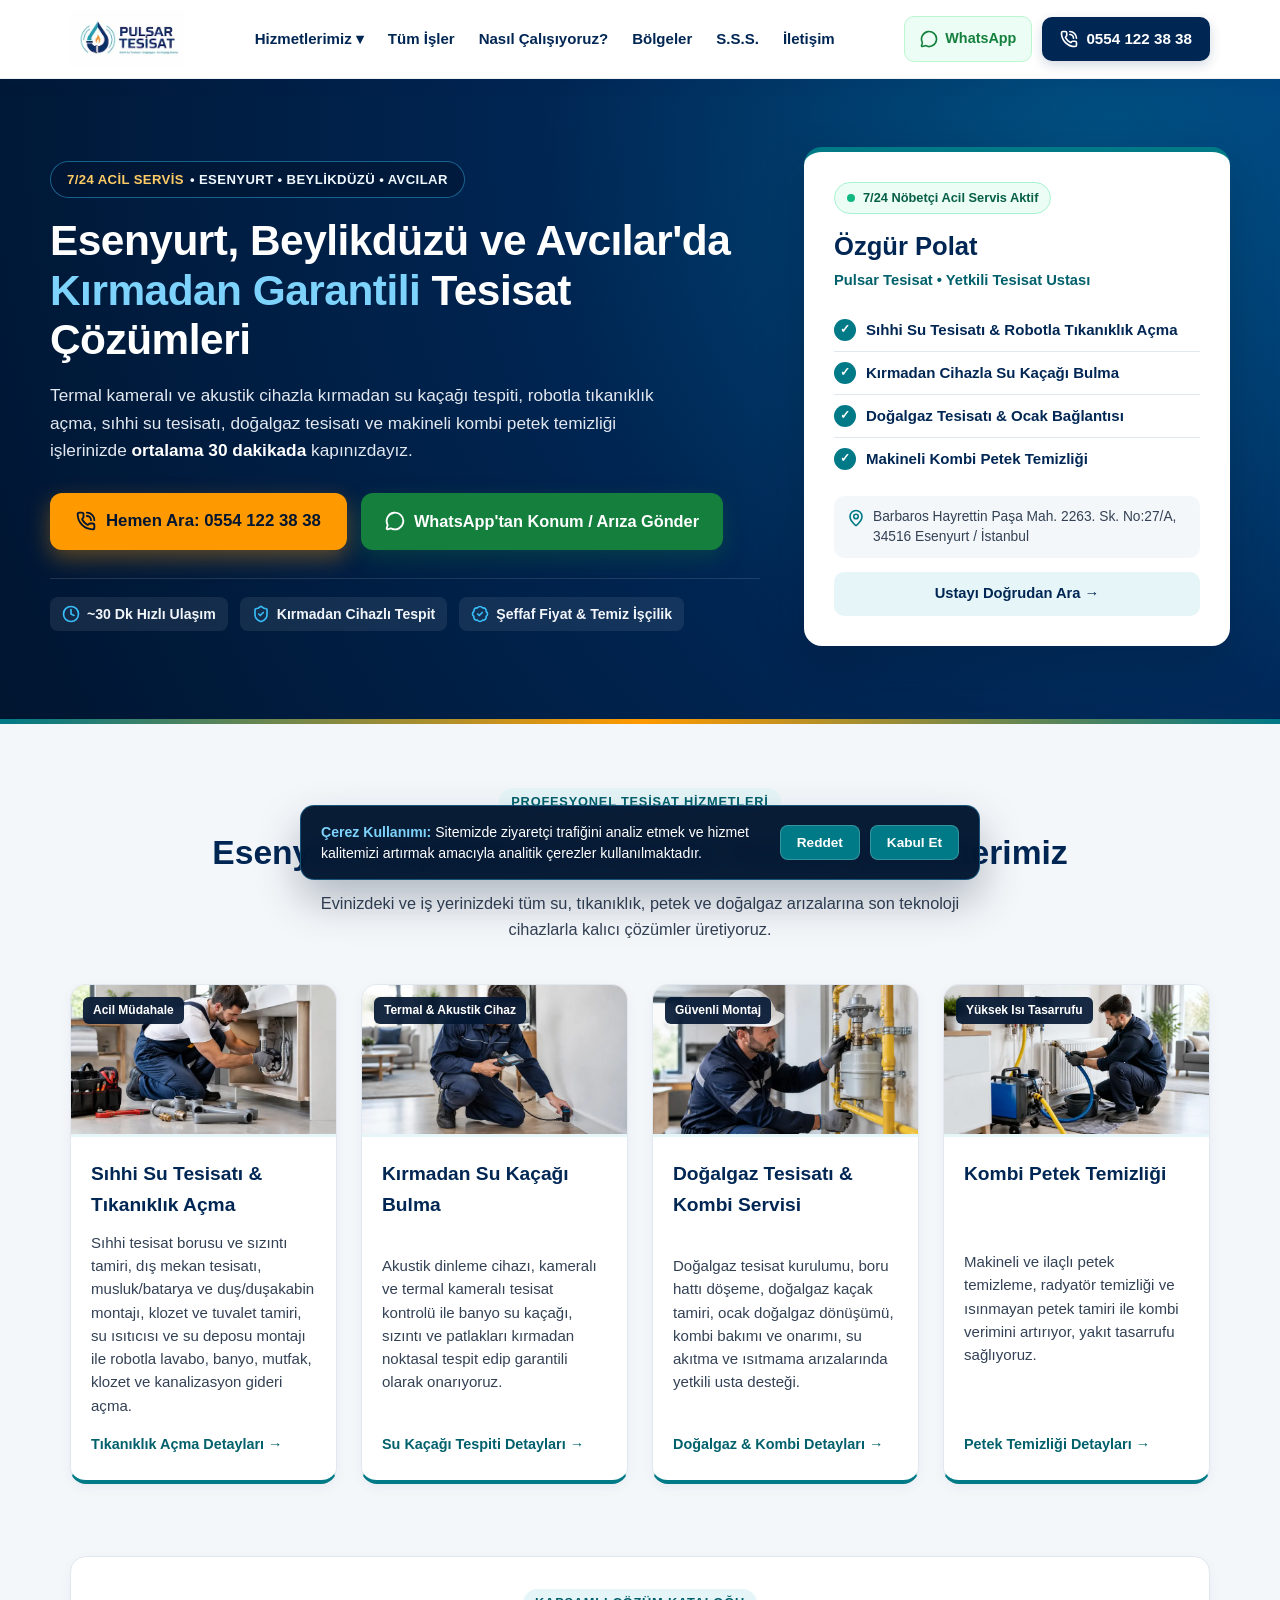
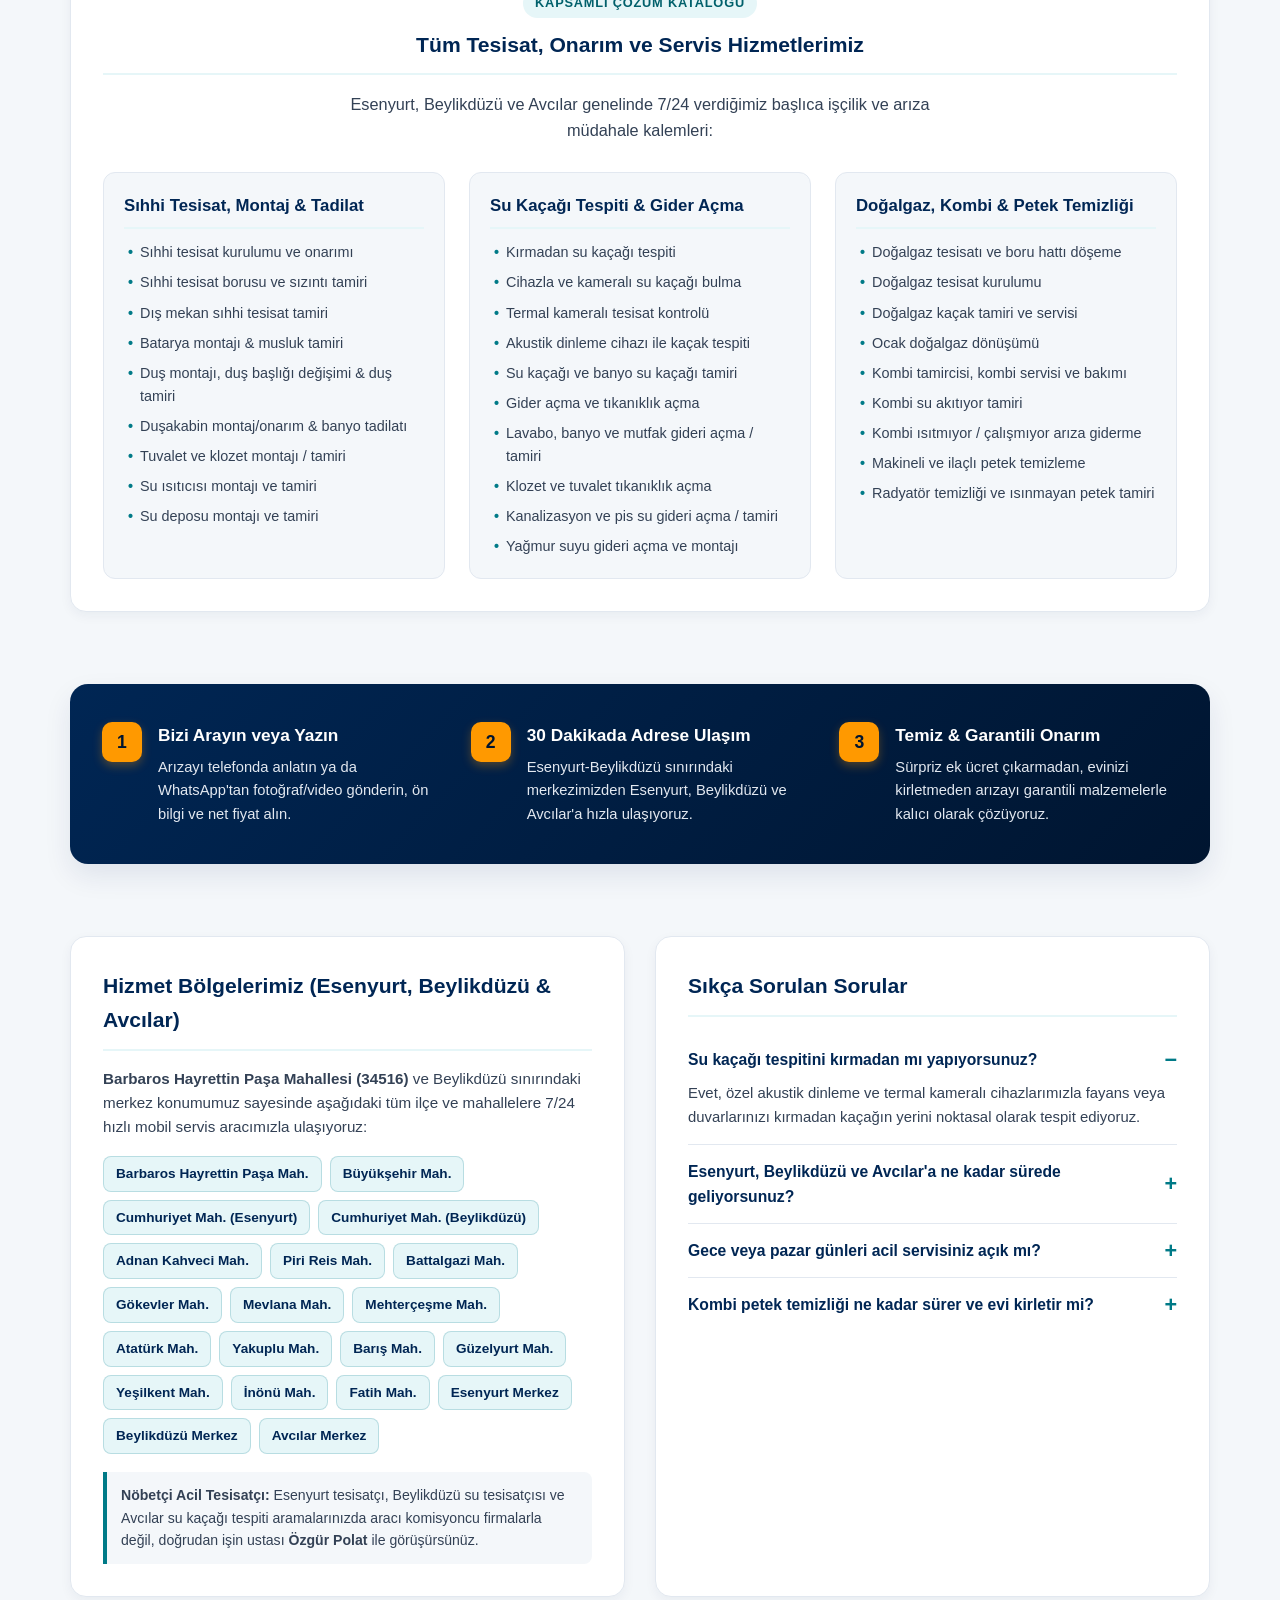
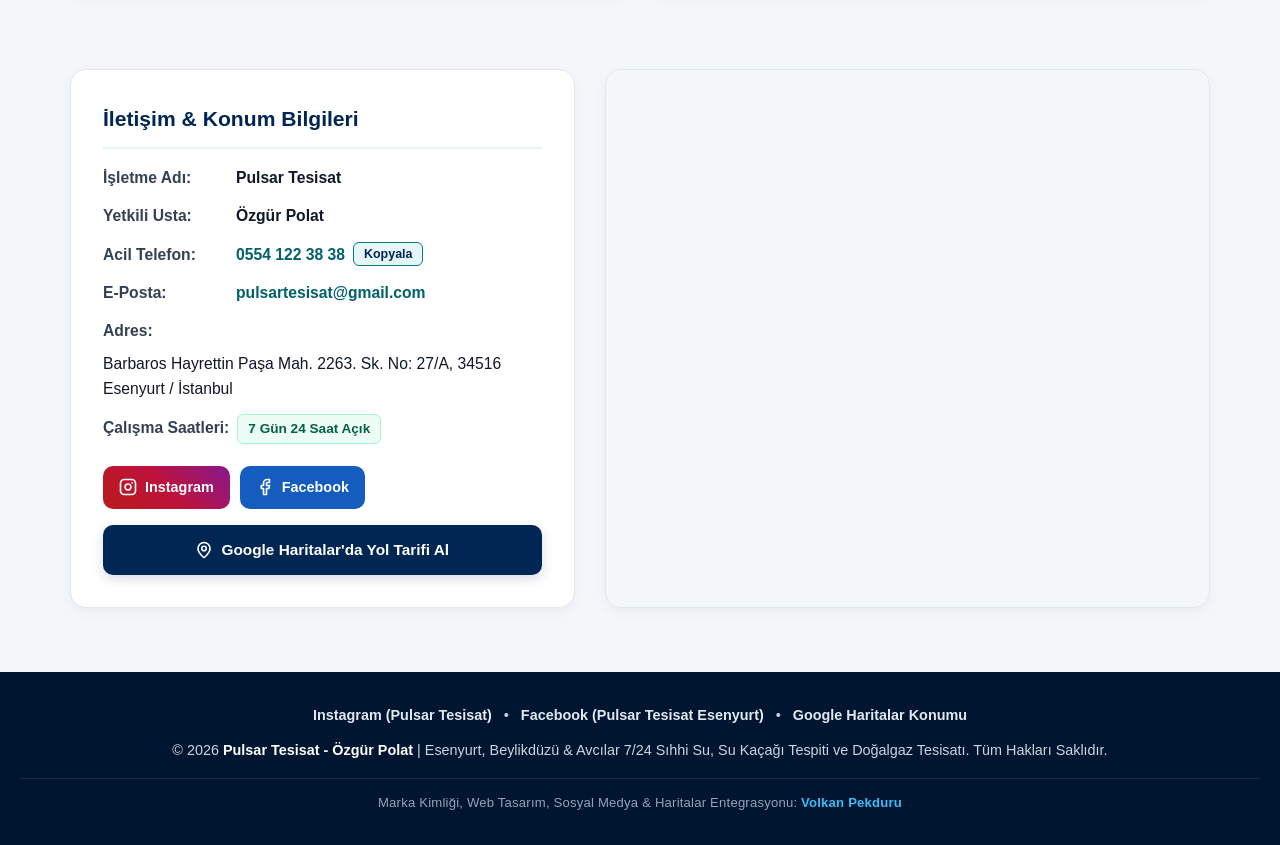
<file: index.html>
<!doctype html>
<html lang="tr">
  <head>
    <!-- KVKK & 100/100 PageSpeed Google Analytics (G-2M4X80LP5Z) -->
    <script>
      window.dataLayer = window.dataLayer || [];
      function gtag() {
        dataLayer.push(arguments);
      }
      (function () {
        var consentState = "denied";
        try {
          if (localStorage.getItem("pulsar_cookie_consent") === "granted") {
            consentState = "granted";
          }
        } catch (e) {}

        gtag("consent", "default", {
          analytics_storage: consentState,
          ad_storage: "denied",
          ad_user_data: "denied",
          ad_personalization: "denied",
        });
        gtag("js", new Date());
        gtag("config", "G-2M4X80LP5Z");

        var gaLoaded = false;
        function loadGA() {
          if (gaLoaded) return;
          gaLoaded = true;
          var s = document.createElement("script");
          s.async = true;
          s.src = "https://googletagmanager.com" + "/gtag/js?id=G-2M4X80LP5Z";
          document.head.appendChild(s);
        }

        ["scroll", "mousemove", "touchstart", "click", "keydown"].forEach(function (evt) {
          window.addEventListener(evt, loadGA, { once: true, passive: true });
        });
        setTimeout(loadGA, 3500);
      })();
    </script>

    <meta charset="UTF-8" />
    <meta name="viewport" content="width=device-width, initial-scale=1.0" />
    <title>Pulsar Tesisat | Esenyurt, Beylikdüzü, Avcılar 7/24 Acil Sıhhi Tesisat, Su Kaçağı & Doğalgaz</title>
    <meta name="description" content="Esenyurt, Beylikdüzü ve Avcılar 7/24 acil tesisatçı Özgür Polat. Kırmadan cihazla su kaçağı bulma, robotla tıkanıklık açma, sıhhi su tesisatı, doğalgaz ve kombi petek temizliği. Hemen arayın: 0554 122 38 38" />
    <meta name="robots" content="index, follow, max-image-preview:large, max-snippet:-1, max-video-preview:-1" />
    <meta name="theme-color" content="#002654" />
    <meta name="geo.region" content="TR-34" />
    <meta name="geo.placename" content="Esenyurt, İstanbul" />
    <meta name="geo.position" content="41.0272691;28.6431282" />
    <meta name="ICBM" content="41.0272691, 28.6431282" />

    <link rel="canonical" href="https://pulsartesisat.com/" />
    <link rel="icon" href="/favicon.ico?v=1" sizes="any" />
    <link rel="icon" type="image/png" sizes="32x32" href="/assets/images/favicon-32x32.png?v=1" />
    <link rel="icon" type="image/png" sizes="192x192" href="/assets/images/android-chrome-192x192.png?v=1" />
    <link rel="apple-touch-icon" sizes="180x180" href="/assets/images/apple-touch-icon.png?v=1" />
    <link rel="manifest" href="/site.webmanifest?v=1" />

    <!-- Open Graph / WhatsApp & Sosyal Medya Önizleme -->
    <meta property="og:type" content="website" />
    <meta property="og:locale" content="tr_TR" />
    <meta property="og:site_name" content="Pulsar Tesisat" />
    <meta property="og:url" content="https://pulsartesisat.com/" />
    <meta property="og:title" content="Pulsar Tesisat | Esenyurt, Beylikdüzü, Avcılar 7/24 Acil Tesisatçı" />
    <meta property="og:description" content="Kırmadan su kaçağı tespiti, robotla tıkanıklık açma, sıhhi tesisat, doğalgaz ve makineli petek temizliği. 30 dakikada acil servis: 0554 122 38 38" />
    <meta property="og:image" content="https://pulsartesisat.com/assets/images/hizmet-kacak.webp" />
    <meta property="og:image:width" content="840" />
    <meta property="og:image:height" content="472" />

    <!-- Twitter Card -->
    <meta name="twitter:card" content="summary_large_image" />
    <meta name="twitter:title" content="Pulsar Tesisat | Esenyurt, Beylikdüzü & Avcılar 7/24 Acil Tesisatçı" />
    <meta name="twitter:description" content="Kırmadan su kaçağı bulma, tıkanıklık açma, sıhhi su tesisatı, doğalgaz ve kombi petek temizliği. Hemen arayın: 0554 122 38 38" />
    <meta name="twitter:image" content="https://pulsartesisat.com/assets/images/hizmet-kacak.webp" />

    <link rel="stylesheet" href="assets/css/style.css" />

    <!-- Yerel İşletme & Tesisatçı SEO Şeması (JSON-LD) -->
    <script type="application/ld+json">
      {
        "@context": "https://schema.org",
        "@type": "Plumber",
        "@id": "https://pulsartesisat.com/#plumber",
        "name": "Pulsar Tesisat",
        "founder": {
          "@type": "Person",
          "name": "Özgür Polat"
        },
        "url": "https://pulsartesisat.com/",
        "logo": {
          "@type": "ImageObject",
          "url": "https://pulsartesisat.com/assets/images/android-chrome-192x192.png",
          "width": 192,
          "height": 192
        },
        "image": [
          "https://pulsartesisat.com/assets/images/logo.webp",
          "https://pulsartesisat.com/assets/images/hizmet-sihhi.webp",
          "https://pulsartesisat.com/assets/images/hizmet-kacak.webp",
          "https://pulsartesisat.com/assets/images/hizmet-dogalgaz.webp",
          "https://pulsartesisat.com/assets/images/hizmet-petek.webp"
        ],
        "description": "Esenyurt, Beylikdüzü ve Avcılar bölgesinde 7/24 acil sıhhi tesisat, kırmadan cihazla su kaçağı tespiti, robotla tıkanıklık açma, doğalgaz tesisatı ve makineli kombi petek temizliği hizmeti.",
        "telephone": "+905541223838",
        "email": "pulsartesisat@gmail.com",
        "priceRange": "₺₺",
        "currenciesAccepted": "TRY",
        "paymentAccepted": "Nakit, Havale/EFT, Kredi Kartı",
        "address": {
          "@type": "PostalAddress",
          "streetAddress": "Barbaros Hayrettin Paşa Mah. 2263. Sk. No: 27/A",
          "addressLocality": "Esenyurt",
          "addressRegion": "İstanbul",
          "postalCode": "34516",
          "addressCountry": "TR"
        },
        "geo": {
          "@type": "GeoCoordinates",
          "latitude": 41.0272691,
          "longitude": 28.6431282
        },
        "hasMap": "https://maps.app.goo.gl/ySVfVjNS8mh7vHLx8",
        "areaServed": [
          { "@type": "City", "name": "Esenyurt, İstanbul" },
          { "@type": "City", "name": "Beylikdüzü, İstanbul" },
          { "@type": "City", "name": "Avcılar, İstanbul" },
          { "@type": "Place", "name": "Barbaros Hayrettin Paşa Mahallesi, Esenyurt" },
          { "@type": "Place", "name": "Büyükşehir Mahallesi, Beylikdüzü" },
          { "@type": "Place", "name": "Cumhuriyet Mahallesi, Beylikdüzü" },
          { "@type": "Place", "name": "Cumhuriyet Mahallesi, Esenyurt" },
          { "@type": "Place", "name": "Adnan Kahveci Mahallesi, Beylikdüzü" },
          { "@type": "Place", "name": "Piri Reis Mahallesi, Esenyurt" },
          { "@type": "Place", "name": "Battalgazi Mahallesi, Esenyurt" },
          { "@type": "Place", "name": "Gökevler Mahallesi, Esenyurt" },
          { "@type": "Place", "name": "Mevlana Mahallesi, Esenyurt" },
          { "@type": "Place", "name": "Mehterçeşme Mahallesi, Esenyurt" },
          { "@type": "Place", "name": "Atatürk Mahallesi, Esenyurt" },
          { "@type": "Place", "name": "Yakuplu Mahallesi, Beylikdüzü" },
          { "@type": "Place", "name": "Barış Mahallesi, Beylikdüzü" },
          { "@type": "Place", "name": "Güzelyurt Mahallesi, Esenyurt" },
          { "@type": "Place", "name": "Yeşilkent Mahallesi, Esenyurt" },
          { "@type": "Place", "name": "İnönü Mahallesi, Esenyurt" },
          { "@type": "Place", "name": "Fatih Mahallesi, Esenyurt" }
        ],
        "hasOfferCatalog": {
          "@type": "OfferCatalog",
          "name": "Sıhhi Tesisat, Kaçak Tespiti, Doğalgaz ve Kombi Petek Hizmetleri",
          "itemListElement": [
            { "@type": "Offer", "itemOffered": { "@type": "Service", "name": "Sıhhi Su Tesisatı Kurulumu ve Onarımı" } },
            { "@type": "Offer", "itemOffered": { "@type": "Service", "name": "Sıhhi Tesisat Borusu ve Sızıntı Tamiri" } },
            { "@type": "Offer", "itemOffered": { "@type": "Service", "name": "Dış Mekan Sıhhi Tesisat Tamiri" } },
            { "@type": "Offer", "itemOffered": { "@type": "Service", "name": "Batarya ve Musluk Montajı / Tamiri" } },
            { "@type": "Offer", "itemOffered": { "@type": "Service", "name": "Duş, Duş Başlığı ve Duşakabin Montajı / Tamiri" } },
            { "@type": "Offer", "itemOffered": { "@type": "Service", "name": "Tuvalet ve Klozet Montajı / Tamiri" } },
            { "@type": "Offer", "itemOffered": { "@type": "Service", "name": "Su Isıtıcısı Montajı ve Tamiri" } },
            { "@type": "Offer", "itemOffered": { "@type": "Service", "name": "Su Deposu Montajı ve Tamiri" } },
            { "@type": "Offer", "itemOffered": { "@type": "Service", "name": "Kırmadan Cihazla Su Kaçağı Tespiti" } },
            { "@type": "Offer", "itemOffered": { "@type": "Service", "name": "Kameralı ve Termal Kameralı Su Kaçağı Tespiti" } },
            { "@type": "Offer", "itemOffered": { "@type": "Service", "name": "Akustik Dinleme Cihazı ile Kaçak Tespiti" } },
            { "@type": "Offer", "itemOffered": { "@type": "Service", "name": "Su Kaçağı ve Banyo Su Kaçağı Tamiri" } },
            { "@type": "Offer", "itemOffered": { "@type": "Service", "name": "Gider Açma ve Tıkanıklık Açma" } },
            { "@type": "Offer", "itemOffered": { "@type": "Service", "name": "Lavabo, Banyo ve Mutfak Gideri Açma / Tamiri" } },
            { "@type": "Offer", "itemOffered": { "@type": "Service", "name": "Klozet ve Tuvalet Tıkanıklık Açma" } },
            { "@type": "Offer", "itemOffered": { "@type": "Service", "name": "Kanalizasyon ve Pis Su Gideri Açma / Tamiri" } },
            { "@type": "Offer", "itemOffered": { "@type": "Service", "name": "Yağmur Suyu Gideri Açma ve Montajı" } },
            { "@type": "Offer", "itemOffered": { "@type": "Service", "name": "Doğalgaz Tesisatı Kurulumu ve Boru Hattı Döşeme" } },
            { "@type": "Offer", "itemOffered": { "@type": "Service", "name": "Doğalgaz Kaçak Tamiri ve Ocak Doğalgaz Dönüşümü" } },
            { "@type": "Offer", "itemOffered": { "@type": "Service", "name": "Kombi Servisi, Tamiri, Bakımı ve Su Akıtma Onarımı" } },
            { "@type": "Offer", "itemOffered": { "@type": "Service", "name": "Makineli ve İlaçlı Petek Temizleme / Radyatör Temizliği" } },
            { "@type": "Offer", "itemOffered": { "@type": "Service", "name": "Isınmayan Petek Tamiri" } },
            { "@type": "Offer", "itemOffered": { "@type": "Service", "name": "Banyo ve Duş Tadilatı" } }
          ]
        },
        "openingHoursSpecification": {
          "@type": "OpeningHoursSpecification",
          "dayOfWeek": ["Monday", "Tuesday", "Wednesday", "Thursday", "Friday", "Saturday", "Sunday"],
          "opens": "00:00",
          "closes": "23:59"
        },
        "sameAs": ["https://www.facebook.com/pulsartesisatesenyurt/", "https://www.instagram.com/pulsartesisat/", "https://maps.app.goo.gl/ySVfVjNS8mh7vHLx8"]
      }
    </script>

    <!-- Sıkça Sorulan Sorular (FAQPage) Yapısal Veri Şeması (JSON-LD) -->
    <script type="application/ld+json">
      {
        "@context": "https://schema.org",
        "@type": "FAQPage",
        "mainEntity": [
          {
            "@type": "Question",
            "name": "Su kaçağı tespitini kırmadan mı yapıyorsunuz?",
            "acceptedAnswer": {
              "@type": "Answer",
              "text": "Evet, özel akustik dinleme ve termal kameralı cihazlarımızla fayans veya duvarlarınızı kırmadan kaçağın yerini noktasal olarak tespit ediyoruz."
            }
          },
          {
            "@type": "Question",
            "name": "Esenyurt, Beylikdüzü ve Avcılar'a ne kadar sürede geliyorsunuz?",
            "acceptedAnswer": {
              "@type": "Answer",
              "text": "Barbaros Hayrettin Paşa Mahallesi ve Beylikdüzü sınırındaki merkezimizden tüm çevre mahallelere ortalama 30 dakika içinde ulaşıyoruz."
            }
          },
          {
            "@type": "Question",
            "name": "Gece veya pazar günleri acil servisiniz açık mı?",
            "acceptedAnswer": {
              "@type": "Answer",
              "text": "Evet, Pulsar Tesisat olarak haftanın 7 günü 24 saat (resmi tatiller ve pazar günleri dahil) kesintisiz acil tesisat servisi sunuyoruz."
            }
          },
          {
            "@type": "Question",
            "name": "Kombi petek temizliği ne kadar sürer ve evi kirletir mi?",
            "acceptedAnswer": {
              "@type": "Answer",
              "text": "İşlem ortalama 45-60 dakika sürer. Makinemiz banyodaki havlupan veya kombi altından kapalı devre bağlandığı için evinizde hiçbir kirlenme olmaz, petekleri tek tek sökmeye gerek kalmaz."
            }
          }
        ]
      }
    </script>
  </head>
  <body>
    <header>
      <div class="nav-container">
        <a href="index.html" class="logo-box" aria-label="Pulsar Tesisat Ana Sayfa">
          <img src="assets/images/logo.webp" alt="Pulsar Tesisat - Esenyurt Beylikdüzü Avcılar Tesisatçı" width="280" height="141" fetchpriority="high" />
        </a>
        <nav class="nav-links" id="navLinks" aria-label="Ana Menü">
          <div class="nav-dropdown">
            <button type="button" class="dropdown-toggle" aria-expanded="false">Hizmetlerimiz ▾</button>
            <div class="dropdown-menu">
              <a href="#hizmetler">Tüm Hizmetler (Özet)</a>
              <a href="su-kacagi-tespiti.html">Kırmadan Su Kaçağı Tespiti</a>
              <a href="tikaniklik-acma.html">Robotla Tıkanıklık Açma</a>
              <a href="petek-temizligi.html">Makineli Kombi Petek Temizliği</a>
              <a href="dogalgaz-kombi-servisi.html">Doğalgaz Tesisatı & Kombi Servisi</a>
            </div>
          </div>
          <a href="#tum-hizmetler">Tüm İşler</a>
          <a href="#nasil-calisiyoruz">Nasıl Çalışıyoruz?</a>
          <a href="#bolgeler">Bölgeler</a>
          <a href="#sss">S.S.S.</a>
          <a href="#iletisim">İletişim</a>
        </nav>
        <div class="header-actions">
          <a href="https://wa.me/905541223838?text=Merhaba%20%C3%96zg%C3%BCr%20Usta%2C%20acil%20tesisat%20deste%C4%9Fi%20i%C3%A7in%20ula%C5%9F%C4%B1yorum." target="_blank" rel="noopener" class="header-wp" aria-label="WhatsApp Hızlı Mesaj">
            <svg class="icon" viewBox="0 0 24 24" aria-hidden="true">
              <path d="M2.992 16.342a2 2 0 0 1 .094 1.167l-1.065 3.29a1 1 0 0 0 1.236 1.168l3.413-.998a2 2 0 0 1 1.099.092 10 10 0 1 0-4.777-4.719" />
            </svg>
            <span>WhatsApp</span>
          </a>
          <a href="tel:+905541223838" class="header-cta" aria-label="0554 122 38 38 Hemen Ara">
            <svg class="icon" viewBox="0 0 24 24" aria-hidden="true">
              <path d="M13 2a9 9 0 0 1 9 9" />
              <path d="M13 6a5 5 0 0 1 5 5" />
              <path d="M13.832 16.568a1 1 0 0 0 1.213-.303l.355-.465A2 2 0 0 1 17 15h3a2 2 0 0 1 2 2v3a2 2 0 0 1-2 2A18 18 0 0 1 2 4a2 2 0 0 1 2-2h3a2 2 0 0 1 2 2v3a2 2 0 0 1-.8 1.6l-.468.351a1 1 0 0 0-.292 1.233 14 14 0 0 0 6.392 6.384" />
            </svg>
            <span>0554 122 38 38</span>
          </a>
          <button type="button" class="mobile-menu-btn" id="mobileMenuBtn" aria-label="Menüyü Aç veya Kapat" aria-expanded="false">☰</button>
        </div>
      </div>
    </header>

    <main>
      <!-- Giriş (Hero) Alanı -->
      <section class="hero">
        <div class="hero-container">
          <div class="hero-content">
            <div class="badge-247">
              <span class="badge-highlight">7/24 ACİL SERVİS</span>
              <span>• ESENYURT • BEYLİKDÜZÜ • AVCILAR</span>
            </div>
            <h1>Esenyurt, Beylikdüzü ve Avcılar'da <span class="text-gradient">Kırmadan Garantili</span> Tesisat Çözümleri</h1>
            <p>Termal kameralı ve akustik cihazla kırmadan su kaçağı tespiti, robotla tıkanıklık açma, sıhhi su tesisatı, doğalgaz tesisatı ve makineli kombi petek temizliği işlerinizde <strong>ortalama 30 dakikada</strong> kapınızdayız.</p>
            <div class="hero-buttons">
              <a href="tel:+905541223838" class="btn-call">
                <svg class="icon icon-md" viewBox="0 0 24 24" aria-hidden="true">
                  <path d="M13 2a9 9 0 0 1 9 9" />
                  <path d="M13 6a5 5 0 0 1 5 5" />
                  <path d="M13.832 16.568a1 1 0 0 0 1.213-.303l.355-.465A2 2 0 0 1 17 15h3a2 2 0 0 1 2 2v3a2 2 0 0 1-2 2A18 18 0 0 1 2 4a2 2 0 0 1 2-2h3a2 2 0 0 1 2 2v3a2 2 0 0 1-.8 1.6l-.468.351a1 1 0 0 0-.292 1.233 14 14 0 0 0 6.392 6.384" />
                </svg>
                Hemen Ara: 0554 122 38 38
              </a>
              <a href="https://wa.me/905541223838?text=Merhaba%20%C3%96zg%C3%BCr%20Usta%2C%20acil%20tesisat%20deste%C4%9Fi%20i%C3%A7in%20ula%C5%9F%C4%B1yorum." target="_blank" rel="noopener" class="btn-wp">
                <svg class="icon icon-md" viewBox="0 0 24 24" aria-hidden="true">
                  <path d="M2.992 16.342a2 2 0 0 1 .094 1.167l-1.065 3.29a1 1 0 0 0 1.236 1.168l3.413-.998a2 2 0 0 1 1.099.092 10 10 0 1 0-4.777-4.719" />
                </svg>
                WhatsApp'tan Konum / Arıza Gönder
              </a>
            </div>

            <div class="hero-trust-strip">
              <div class="trust-pill">
                <svg class="icon icon-teal" viewBox="0 0 24 24" aria-hidden="true">
                  <circle cx="12" cy="12" r="10" />
                  <path d="M12 6v6l4 2" />
                </svg>
                <span>~30 Dk Hızlı Ulaşım</span>
              </div>
              <div class="trust-pill">
                <svg class="icon icon-teal" viewBox="0 0 24 24" aria-hidden="true">
                  <path d="M20 13c0 5-3.5 7.5-7.66 8.95a1 1 0 0 1-.67-.01C7.5 20.5 4 18 4 13V6a1 1 0 0 1 1-1c2 0 4.5-1.2 6.24-2.72a1.17 1.17 0 0 1 1.52 0C14.51 3.81 17 5 19 5a1 1 0 0 1 1 1z" />
                  <path d="m9 12 2 2 4-4" />
                </svg>
                <span>Kırmadan Cihazlı Tespit</span>
              </div>
              <div class="trust-pill">
                <svg class="icon icon-teal" viewBox="0 0 24 24" aria-hidden="true">
                  <path d="M3.85 8.62a4 4 0 0 1 4.78-4.77 4 4 0 0 1 6.74 0 4 4 0 0 1 4.78 4.78 4 4 0 0 1 0 6.74 4 4 0 0 1-4.77 4.78 4 4 0 0 1-6.75 0 4 4 0 0 1-4.78-4.77 4 4 0 0 1 0-6.76Z" />
                  <path d="m9 12 2 2 4-4" />
                </svg>
                <span>Şeffaf Fiyat & Temiz İşçilik</span>
              </div>
            </div>
          </div>

          <aside class="master-card" aria-label="Yetkili Usta Bilgileri">
            <div class="live-status">
              <span class="pulse-dot"></span>
              7/24 Nöbetçi Acil Servis Aktif
            </div>
            <h2>Özgür Polat</h2>
            <span class="master-role">Pulsar Tesisat • Yetkili Tesisat Ustası</span>
            <ul class="check-list">
              <li>Sıhhi Su Tesisatı & Robotla Tıkanıklık Açma</li>
              <li>Kırmadan Cihazla Su Kaçağı Bulma</li>
              <li>Doğalgaz Tesisatı & Ocak Bağlantısı</li>
              <li>Makineli Kombi Petek Temizliği</li>
            </ul>
            <div class="master-address">
              <svg class="icon icon-pin" viewBox="0 0 24 24" aria-hidden="true">
                <path d="M20 10c0 4.993-5.539 10.193-7.399 11.799a1 1 0 0 1-1.202 0C9.539 20.193 4 14.993 4 10a8 8 0 0 1 16 0" />
                <circle cx="12" cy="10" r="3" />
              </svg>
              <span>Barbaros Hayrettin Paşa Mah. 2263. Sk. No:27/A, 34516 Esenyurt / İstanbul</span>
            </div>
            <a href="tel:+905541223838" class="master-card-cta"> Ustayı Doğrudan Ara → </a>
          </aside>
        </div>
      </section>

      <!-- Hizmetlerimiz -->
      <section class="section" id="hizmetler">
        <div class="section-title">
          <span class="section-tag">Profesyonel Tesisat Hizmetleri</span>
          <h2>Esenyurt, Beylikdüzü ve Avcılar Tesisat Çözümlerimiz</h2>
          <p>Evinizdeki ve iş yerinizdeki tüm su, tıkanıklık, petek ve doğalgaz arızalarına son teknoloji cihazlarla kalıcı çözümler üretiyoruz.</p>
        </div>

        <div class="services-grid">
          <article class="service-card">
            <div class="service-img-wrap">
              <span class="service-badge">Acil Müdahale</span>
              <img src="assets/images/hizmet-sihhi.webp" alt="Esenyurt ve Beylikdüzü Sıhhi Su Tesisatı, Musluk Batarya Montajı, Klozet Tamiri ve Tıkanıklık Açma" class="service-img" width="840" height="472" loading="lazy" />
            </div>
            <div class="service-body">
              <h3>Sıhhi Su Tesisatı & Tıkanıklık Açma</h3>
              <p>Sıhhi tesisat borusu ve sızıntı tamiri, dış mekan tesisatı, musluk/batarya ve duş/duşakabin montajı, klozet ve tuvalet tamiri, su ısıtıcısı ve su deposu montajı ile robotla lavabo, banyo, mutfak, klozet ve kanalizasyon gideri açma.</p>
              <a href="tikaniklik-acma.html" class="service-link">Tıkanıklık Açma Detayları →</a>
            </div>
          </article>

          <article class="service-card">
            <div class="service-img-wrap">
              <span class="service-badge">Termal & Akustik Cihaz</span>
              <img src="assets/images/hizmet-kacak.webp" alt="Esenyurt Beylikdüzü Kırmadan Cihazla, Kameralı ve Termal Su Kaçağı Bulma" class="service-img" width="840" height="472" loading="lazy" />
            </div>
            <div class="service-body">
              <h3>Kırmadan Su Kaçağı Bulma</h3>
              <p>Akustik dinleme cihazı, kameralı ve termal kameralı tesisat kontrolü ile banyo su kaçağı, sızıntı ve patlakları kırmadan noktasal tespit edip garantili olarak onarıyoruz.</p>
              <a href="su-kacagi-tespiti.html" class="service-link">Su Kaçağı Tespiti Detayları →</a>
            </div>
          </article>

          <article class="service-card">
            <div class="service-img-wrap">
              <span class="service-badge">Güvenli Montaj</span>
              <img src="assets/images/hizmet-dogalgaz.webp" alt="Esenyurt Doğalgaz Tesisatı, Boru Hattı Döşeme, Ocak Dönüşümü ve Kombi Servisi" class="service-img" width="840" height="472" loading="lazy" />
            </div>
            <div class="service-body">
              <h3>Doğalgaz Tesisatı & Kombi Servisi</h3>
              <p>Doğalgaz tesisat kurulumu, boru hattı döşeme, doğalgaz kaçak tamiri, ocak doğalgaz dönüşümü, kombi bakımı ve onarımı, su akıtma ve ısıtmama arızalarında yetkili usta desteği.</p>
              <a href="dogalgaz-kombi-servisi.html" class="service-link">Doğalgaz &amp; Kombi Detayları →</a>
            </div>
          </article>

          <article class="service-card">
            <div class="service-img-wrap">
              <span class="service-badge">Yüksek Isı Tasarrufu</span>
              <img src="assets/images/hizmet-petek.webp" alt="Beylikdüzü ve Esenyurt Makineli ve İlaçlı Kombi Petek Temizliği" class="service-img" width="840" height="472" loading="lazy" />
            </div>
            <div class="service-body">
              <h3>Kombi Petek Temizliği</h3>
              <p>Makineli ve ilaçlı petek temizleme, radyatör temizliği ve ısınmayan petek tamiri ile kombi verimini artırıyor, yakıt tasarrufu sağlıyoruz.</p>
              <a href="petek-temizligi.html" class="service-link">Petek Temizliği Detayları →</a>
            </div>
          </article>
        </div>
      </section>

      <!-- Detaylı Hizmet Kataloğu (Yerel SEO & Hızlı Erişim) -->
      <section class="section section-tight-top" id="tum-hizmetler">
        <div class="card-panel">
          <div class="section-title catalog-title">
            <span class="section-tag">Kapsamlı Çözüm Kataloğu</span>
            <h2>Tüm Tesisat, Onarım ve Servis Hizmetlerimiz</h2>
            <p>Esenyurt, Beylikdüzü ve Avcılar genelinde 7/24 verdiğimiz başlıca işçilik ve arıza müdahale kalemleri:</p>
          </div>

          <div class="catalog-grid">
            <div class="catalog-group">
              <h3>Sıhhi Tesisat, Montaj & Tadilat</h3>
              <ul class="catalog-list">
                <li>Sıhhi tesisat kurulumu ve onarımı</li>
                <li>Sıhhi tesisat borusu ve sızıntı tamiri</li>
                <li>Dış mekan sıhhi tesisat tamiri</li>
                <li>Batarya montajı & musluk tamiri</li>
                <li>Duş montajı, duş başlığı değişimi & duş tamiri</li>
                <li>Duşakabin montaj/onarım & banyo tadilatı</li>
                <li>Tuvalet ve klozet montajı / tamiri</li>
                <li>Su ısıtıcısı montajı ve tamiri</li>
                <li>Su deposu montajı ve tamiri</li>
              </ul>
            </div>

            <div class="catalog-group">
              <h3>Su Kaçağı Tespiti & Gider Açma</h3>
              <ul class="catalog-list">
                <li>Kırmadan su kaçağı tespiti</li>
                <li>Cihazla ve kameralı su kaçağı bulma</li>
                <li>Termal kameralı tesisat kontrolü</li>
                <li>Akustik dinleme cihazı ile kaçak tespiti</li>
                <li>Su kaçağı ve banyo su kaçağı tamiri</li>
                <li>Gider açma ve tıkanıklık açma</li>
                <li>Lavabo, banyo ve mutfak gideri açma / tamiri</li>
                <li>Klozet ve tuvalet tıkanıklık açma</li>
                <li>Kanalizasyon ve pis su gideri açma / tamiri</li>
                <li>Yağmur suyu gideri açma ve montajı</li>
              </ul>
            </div>

            <div class="catalog-group">
              <h3>Doğalgaz, Kombi & Petek Temizliği</h3>
              <ul class="catalog-list">
                <li>Doğalgaz tesisatı ve boru hattı döşeme</li>
                <li>Doğalgaz tesisat kurulumu</li>
                <li>Doğalgaz kaçak tamiri ve servisi</li>
                <li>Ocak doğalgaz dönüşümü</li>
                <li>Kombi tamircisi, kombi servisi ve bakımı</li>
                <li>Kombi su akıtıyor tamiri</li>
                <li>Kombi ısıtmıyor / çalışmıyor arıza giderme</li>
                <li>Makineli ve ilaçlı petek temizleme</li>
                <li>Radyatör temizliği ve ısınmayan petek tamiri</li>
              </ul>
            </div>
          </div>
        </div>
      </section>

      <!-- Süreç Adımları -->
      <section class="section section-tight-top" id="nasil-calisiyoruz">
        <div class="steps-box">
          <div class="step-item">
            <div class="step-num">1</div>
            <div>
              <h3>Bizi Arayın veya Yazın</h3>
              <p>Arızayı telefonda anlatın ya da WhatsApp'tan fotoğraf/video gönderin, ön bilgi ve net fiyat alın.</p>
            </div>
          </div>
          <div class="step-item">
            <div class="step-num">2</div>
            <div>
              <h3>30 Dakikada Adrese Ulaşım</h3>
              <p>Esenyurt-Beylikdüzü sınırındaki merkezimizden Esenyurt, Beylikdüzü ve Avcılar'a hızla ulaşıyoruz.</p>
            </div>
          </div>
          <div class="step-item">
            <div class="step-num">3</div>
            <div>
              <h3>Temiz & Garantili Onarım</h3>
              <p>Sürpriz ek ücret çıkarmadan, evinizi kirletmeden arızayı garantili malzemelerle kalıcı olarak çözüyoruz.</p>
            </div>
          </div>
        </div>
      </section>

      <!-- Hizmet Bölgeleri & SSS -->
      <section class="section section-tight-top" id="bolgeler">
        <div class="info-grid">
          <div class="card-panel">
            <h2>Hizmet Bölgelerimiz (Esenyurt, Beylikdüzü & Avcılar)</h2>
            <p class="panel-desc"><strong>Barbaros Hayrettin Paşa Mahallesi (34516)</strong> ve Beylikdüzü sınırındaki merkez konumumuz sayesinde aşağıdaki tüm ilçe ve mahallelere 7/24 hızlı mobil servis aracımızla ulaşıyoruz:</p>
            <div class="neighborhood-tags" role="list">
              <span class="tag" role="listitem">Barbaros Hayrettin Paşa Mah.</span>
              <span class="tag" role="listitem">Büyükşehir Mah.</span>
              <span class="tag" role="listitem">Cumhuriyet Mah. (Esenyurt)</span>
              <span class="tag" role="listitem">Cumhuriyet Mah. (Beylikdüzü)</span>
              <span class="tag" role="listitem">Adnan Kahveci Mah.</span>
              <span class="tag" role="listitem">Piri Reis Mah.</span>
              <span class="tag" role="listitem">Battalgazi Mah.</span>
              <span class="tag" role="listitem">Gökevler Mah.</span>
              <span class="tag" role="listitem">Mevlana Mah.</span>
              <span class="tag" role="listitem">Mehterçeşme Mah.</span>
              <span class="tag" role="listitem">Atatürk Mah.</span>
              <span class="tag" role="listitem">Yakuplu Mah.</span>
              <span class="tag" role="listitem">Barış Mah.</span>
              <span class="tag" role="listitem">Güzelyurt Mah.</span>
              <span class="tag" role="listitem">Yeşilkent Mah.</span>
              <span class="tag" role="listitem">İnönü Mah.</span>
              <span class="tag" role="listitem">Fatih Mah.</span>
              <span class="tag" role="listitem">Esenyurt Merkez</span>
              <span class="tag" role="listitem">Beylikdüzü Merkez</span>
              <span class="tag" role="listitem">Avcılar Merkez</span>
            </div>
            <div class="local-seo-note">
              <p><strong>Nöbetçi Acil Tesisatçı:</strong> Esenyurt tesisatçı, Beylikdüzü su tesisatçısı ve Avcılar su kaçağı tespiti aramalarınızda aracı komisyoncu firmalarla değil, doğrudan işin ustası <strong>Özgür Polat</strong> ile görüşürsünüz.</p>
            </div>
          </div>

          <div class="card-panel" id="sss">
            <h2>Sıkça Sorulan Sorular</h2>
            <details open>
              <summary>Su kaçağı tespitini kırmadan mı yapıyorsunuz?</summary>
              <p>Evet, özel akustik dinleme ve termal kameralı cihazlarımızla fayans veya duvarlarınızı kırmadan kaçağın yerini noktasal olarak tespit ediyoruz.</p>
            </details>
            <details>
              <summary>Esenyurt, Beylikdüzü ve Avcılar'a ne kadar sürede geliyorsunuz?</summary>
              <p>Barbaros Hayrettin Paşa Mahallesi ve Beylikdüzü sınırındaki merkezimizden tüm çevre mahallelere ortalama 30 dakika içinde ulaşıyoruz.</p>
            </details>
            <details>
              <summary>Gece veya pazar günleri acil servisiniz açık mı?</summary>
              <p>Evet, Pulsar Tesisat olarak haftanın 7 günü 24 saat (resmi tatiller ve pazar günleri dahil) kesintisiz acil tesisat servisi sunuyoruz.</p>
            </details>
            <details>
              <summary>Kombi petek temizliği ne kadar sürer ve evi kirletir mi?</summary>
              <p>İşlem ortalama 45-60 dakika sürer. Makinemiz banyodaki havlupan veya kombi altından kapalı devre bağlandığı için evinizde hiçbir kirlenme olmaz, petekleri tek tek sökmeye gerek kalmaz.</p>
            </details>
          </div>
        </div>
      </section>

      <!-- İletişim & Harita -->
      <section class="section section-tight-top" id="iletisim">
        <div class="contact-grid">
          <div class="card-panel contact-details">
            <h2>İletişim & Konum Bilgileri</h2>
            <ul class="contact-list">
              <li>
                <span class="contact-label">İşletme Adı:</span>
                <strong>Pulsar Tesisat</strong>
              </li>
              <li>
                <span class="contact-label">Yetkili Usta:</span>
                <strong>Özgür Polat</strong>
              </li>
              <li>
                <span class="contact-label">Acil Telefon:</span>
                <div class="phone-row">
                  <a href="tel:+905541223838" class="phone-link">0554 122 38 38</a>
                  <button type="button" id="copyPhoneBtn" class="copy-btn" aria-label="Kopyala - Telefon Numarası">Kopyala</button>
                </div>
              </li>
              <li>
                <span class="contact-label">E-Posta:</span>
                <a href="mailto:pulsartesisat@gmail.com" class="phone-link">pulsartesisat@gmail.com</a>
              </li>
              <li>
                <span class="contact-label">Adres:</span>
                <span>Barbaros Hayrettin Paşa Mah. 2263. Sk. No: 27/A, 34516 Esenyurt / İstanbul</span>
              </li>
              <li>
                <span class="contact-label">Çalışma Saatleri:</span>
                <span class="open-badge">7 Gün 24 Saat Açık</span>
              </li>
            </ul>

            <div class="social-links">
              <a href="https://www.instagram.com/pulsartesisat" target="_blank" rel="noopener" class="social-btn social-ig">
                <svg class="icon" viewBox="0 0 24 24" aria-hidden="true">
                  <rect width="20" height="20" x="2" y="2" rx="5" ry="5" />
                  <path d="M16 11.37A4 4 0 1 1 12.63 8 4 4 0 0 1 16 11.37z" />
                  <line x1="17.5" x2="17.51" y1="6.5" y2="6.5" />
                </svg>
                Instagram
              </a>
              <a href="https://www.facebook.com/pulsartesisatesenyurt" target="_blank" rel="noopener" class="social-btn social-fb">
                <svg class="icon" viewBox="0 0 24 24" aria-hidden="true">
                  <path d="M18 2h-3a5 5 0 0 0-5 5v3H7v4h3v8h4v-8h3l1-4h-4V7a1 1 0 0 1 1-1h3z" />
                </svg>
                Facebook
              </a>
            </div>

            <div class="map-cta-wrap">
              <a href="https://maps.app.goo.gl/ySVfVjNS8mh7vHLx8" target="_blank" rel="noopener" class="map-direction-btn">
                <svg class="icon" viewBox="0 0 24 24" aria-hidden="true">
                  <path d="M20 10c0 4.993-5.539 10.193-7.399 11.799a1 1 0 0 1-1.202 0C9.539 20.193 4 14.993 4 10a8 8 0 0 1 16 0" />
                  <circle cx="12" cy="10" r="3" />
                </svg>
                Google Haritalar'da Yol Tarifi Al
              </a>
            </div>
          </div>

          <div class="map-container">
            <iframe
              title="Pulsar Tesisat Esenyurt Google Haritalar Konumu"
              src="https://www.google.com/maps/embed?pb=!1m18!1m12!1m3!1d2860.980241913773!2d28.643128199999996!3d41.0272691!2m3!1f0!2f0!3f0!3m2!1i1024!2i768!4f13.1!3m3!1m2!1s0x14b55f3331d007cd%3A0xf8077f07da0fd396!2sPulsar%20Tesisat!5e1!3m2!1str!2str!4v1794951365269!5m2!1str!2str"
              width="600"
              height="450"
              allowfullscreen=""
              loading="lazy"
              referrerpolicy="strict-origin-when-cross-origin"
            ></iframe>
          </div>
        </div>
      </section>
    </main>

    <footer>
      <div class="footer-container">
        <div class="footer-socials">
          <a href="https://www.instagram.com/pulsartesisat" target="_blank" rel="noopener">Instagram (Pulsar Tesisat)</a>
          <span>•</span>
          <a href="https://www.facebook.com/pulsartesisatesenyurt" target="_blank" rel="noopener">Facebook (Pulsar Tesisat Esenyurt)</a>
          <span>•</span>
          <a href="https://maps.app.goo.gl/ySVfVjNS8mh7vHLx8" target="_blank" rel="noopener">Google Haritalar Konumu</a>
        </div>
        <p>© <span id="currentYear">2026</span> <strong>Pulsar Tesisat - Özgür Polat</strong> | Esenyurt, Beylikdüzü & Avcılar 7/24 Sıhhi Su, Su Kaçağı Tespiti ve Doğalgaz Tesisatı. Tüm Hakları Saklıdır.</p>
      </div>
      <div class="agency-signature">
        Marka Kimliği, Web Tasarım, Sosyal Medya &amp; Haritalar Entegrasyonu:
        <a href="https://wa.me/volkanpekduru" target="_blank" rel="noopener">Volkan Pekduru</a>
      </div>
    </footer>

    <!-- Mobil Sabit Arama & WhatsApp Barı -->
    <div class="mobile-sticky-bar" role="region" aria-label="Hızlı İletişim Çubuğu">
      <a href="tel:+905541223838" class="sticky-call">
        <svg class="icon" viewBox="0 0 24 24" aria-hidden="true">
          <path d="M13 2a9 9 0 0 1 9 9" />
          <path d="M13 6a5 5 0 0 1 5 5" />
          <path d="M13.832 16.568a1 1 0 0 0 1.213-.303l.355-.465A2 2 0 0 1 17 15h3a2 2 0 0 1 2 2v3a2 2 0 0 1-2 2A18 18 0 0 1 2 4a2 2 0 0 1 2-2h3a2 2 0 0 1 2 2v3a2 2 0 0 1-.8 1.6l-.468.351a1 1 0 0 0-.292 1.233 14 14 0 0 0 6.392 6.384" />
        </svg>
        Hemen Ara
      </a>
      <a href="https://wa.me/905541223838?text=Merhaba%20%C3%96zg%C3%BCr%20Usta%2C%20acil%20tesisat%20deste%C4%9Fi%20i%C3%A7in%20ula%C5%9F%C4%B1yorum." target="_blank" rel="noopener" class="sticky-wp">
        <svg class="icon" viewBox="0 0 24 24" aria-hidden="true">
          <path d="M2.992 16.342a2 2 0 0 1 .094 1.167l-1.065 3.29a1 1 0 0 0 1.236 1.168l3.413-.998a2 2 0 0 1 1.099.092 10 10 0 1 0-4.777-4.719" />
        </svg>
        WhatsApp'tan Yaz
      </a>
    </div>

    <script src="assets/js/main.js" defer></script>
  </body>
</html>
</file>
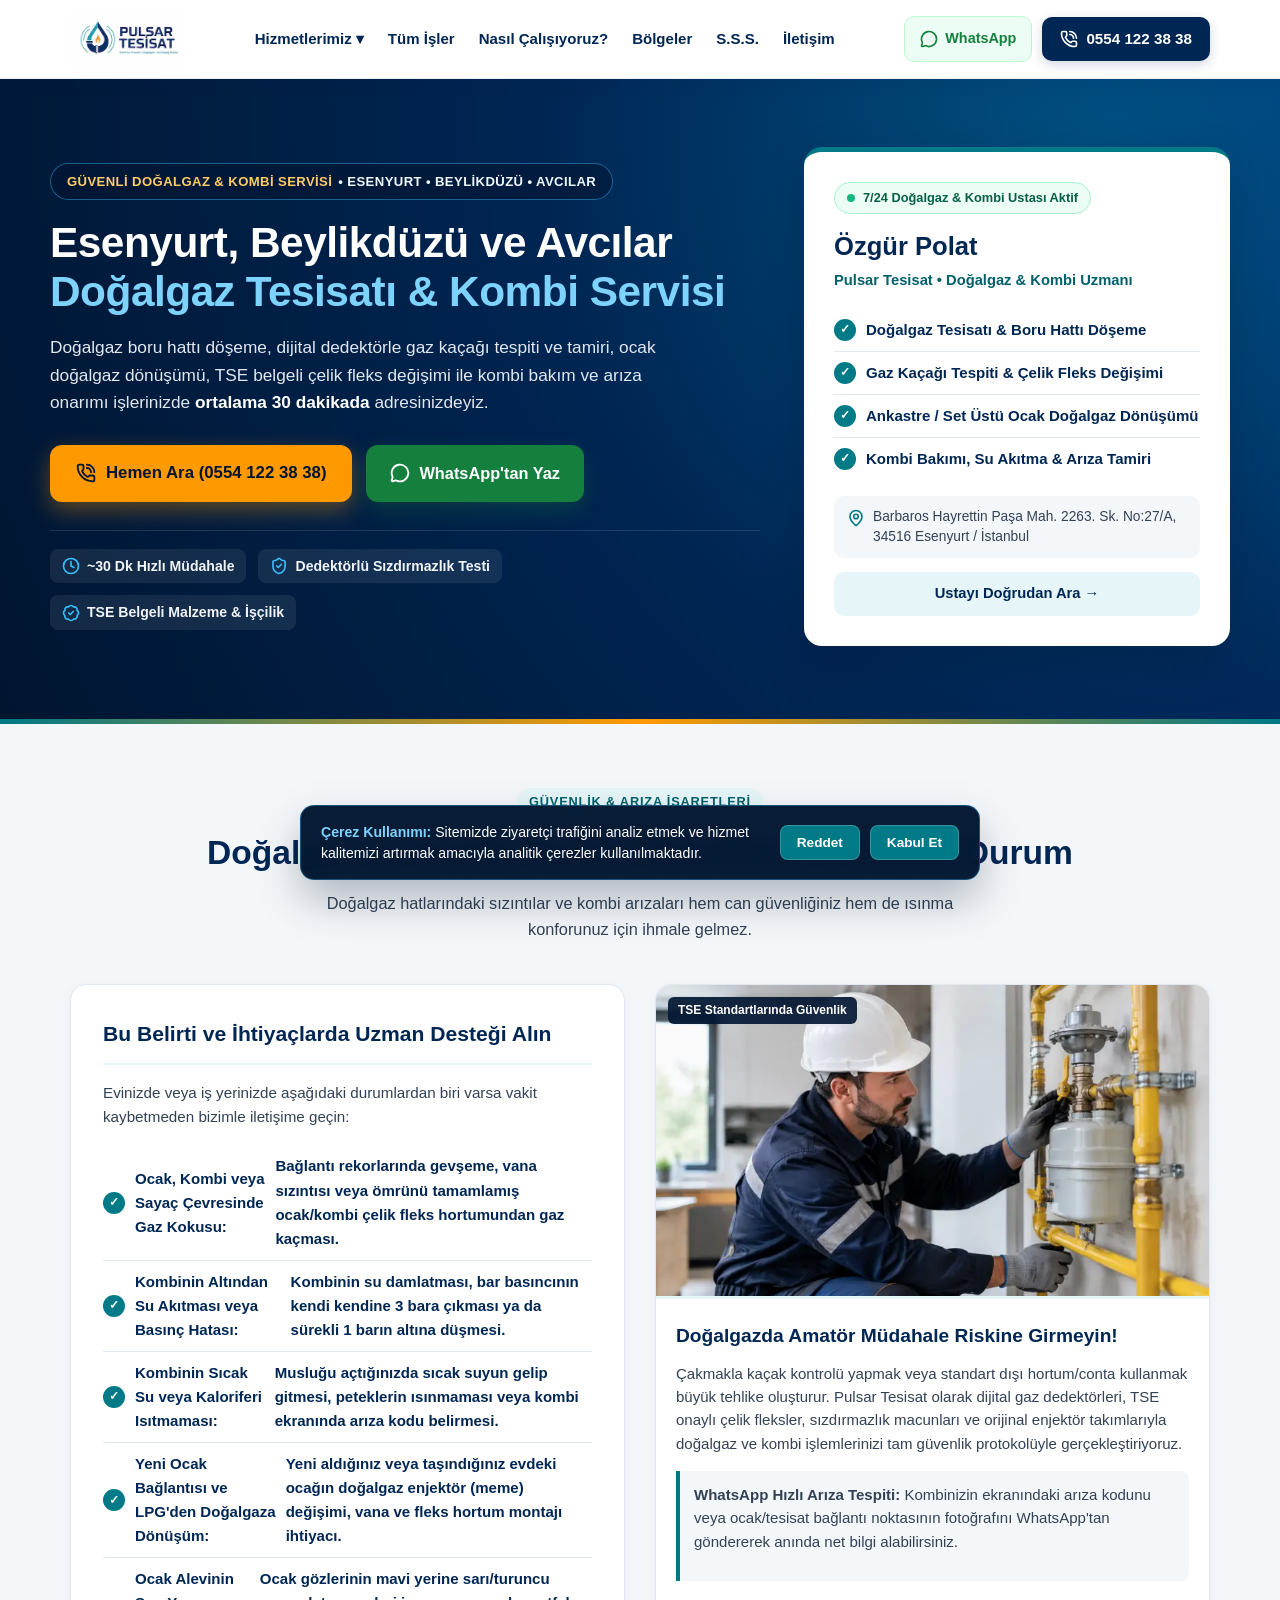
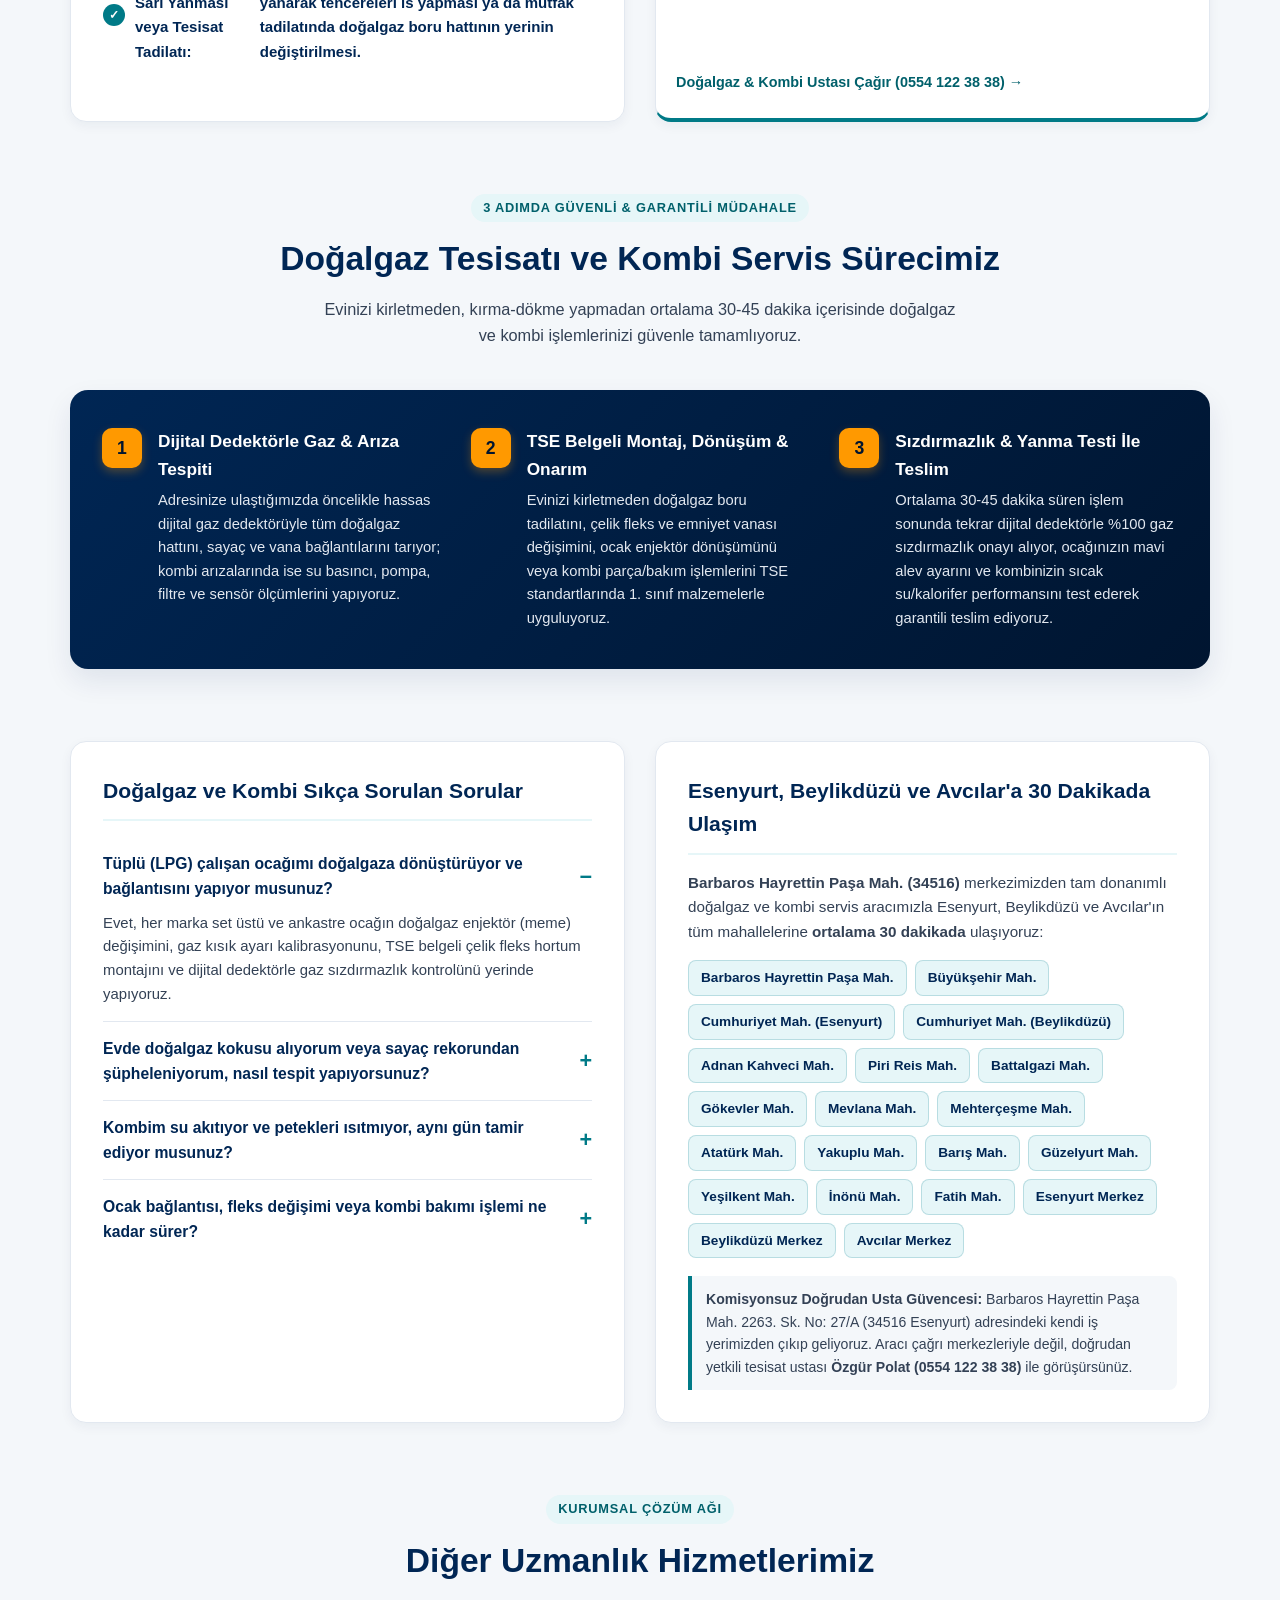
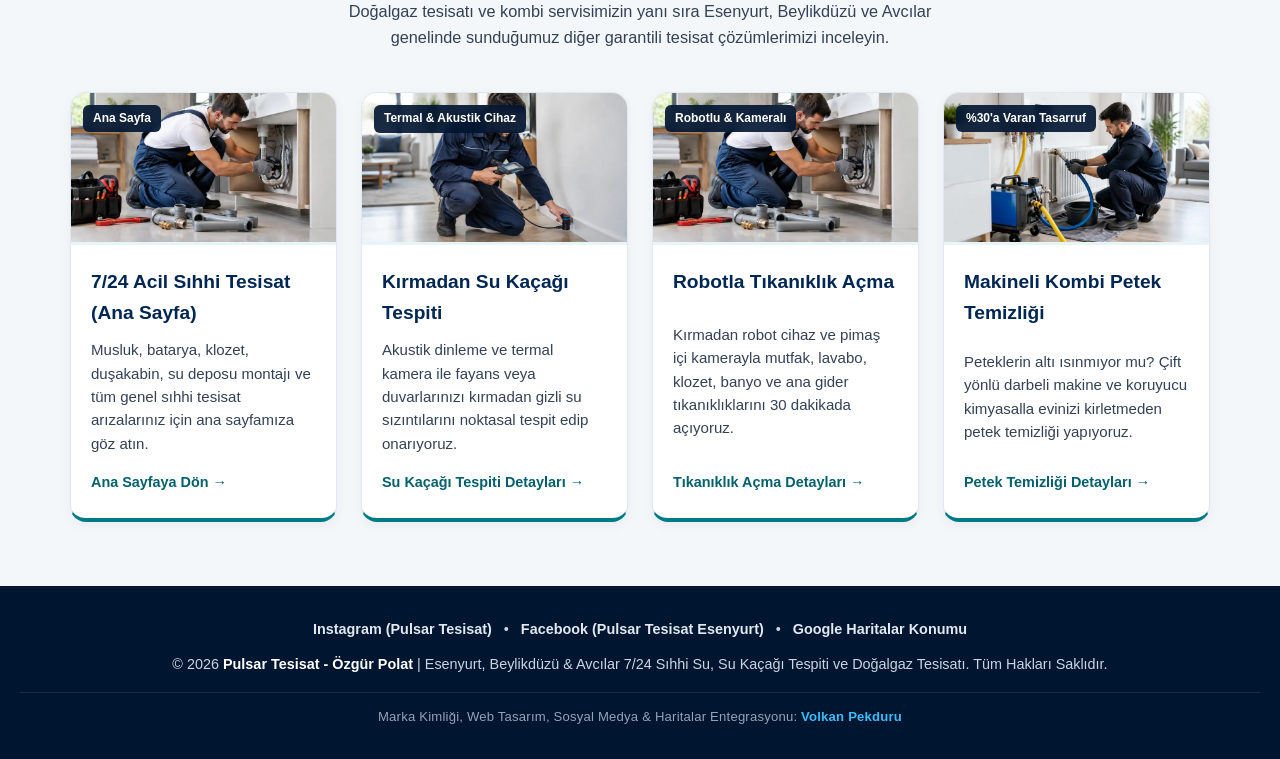
<file: dogalgaz-kombi-servisi.html>
<!doctype html>
<html lang="tr">
  <head>
    <!-- KVKK & 100/100 PageSpeed Google Analytics (G-2M4X80LP5Z) -->
    <script>
      window.dataLayer = window.dataLayer || [];
      function gtag() {
        dataLayer.push(arguments);
      }
      (function () {
        var consentState = "denied";
        try {
          if (localStorage.getItem("pulsar_cookie_consent") === "granted") {
            consentState = "granted";
          }
        } catch (e) {}

        gtag("consent", "default", {
          analytics_storage: consentState,
          ad_storage: "denied",
          ad_user_data: "denied",
          ad_personalization: "denied",
        });
        gtag("js", new Date());
        gtag("config", "G-2M4X80LP5Z");

        var gaLoaded = false;
        function loadGA() {
          if (gaLoaded) return;
          gaLoaded = true;
          var s = document.createElement("script");
          s.async = true;
          s.src = "https://googletagmanager.com" + "/gtag/js?id=G-2M4X80LP5Z";
          document.head.appendChild(s);
        }

        ["scroll", "mousemove", "touchstart", "click", "keydown"].forEach(function (evt) {
          window.addEventListener(evt, loadGA, { once: true, passive: true });
        });
        setTimeout(loadGA, 3500);
      })();
    </script>

    <meta charset="UTF-8" />
    <meta name="viewport" content="width=device-width, initial-scale=1.0" />
    <title>Esenyurt, Beylikdüzü ve Avcılar Doğalgaz Tesisatı & Kombi Servisi | Pulsar Tesisat</title>
    <meta name="description" content="Esenyurt, Beylikdüzü ve Avcılar'da doğalgaz tesisatı, gaz kaçağı tespiti, ocak doğalgaz dönüşümü, fleks hortum değişimi ve kombi bakım/arıza servisi: 0554 122 38 38" />
    <meta name="robots" content="index, follow, max-image-preview:large, max-snippet:-1, max-video-preview:-1" />
    <meta name="theme-color" content="#002654" />
    <meta name="geo.region" content="TR-34" />
    <meta name="geo.placename" content="Esenyurt, İstanbul" />
    <meta name="geo.position" content="41.0272691;28.6431282" />
    <meta name="ICBM" content="41.0272691, 28.6431282" />

    <link rel="canonical" href="https://pulsartesisat.com/dogalgaz-kombi-servisi.html" />
    <link rel="icon" href="/favicon.ico?v=1" sizes="any" />
    <link rel="icon" type="image/png" sizes="32x32" href="/assets/images/favicon-32x32.png?v=1" />
    <link rel="icon" type="image/png" sizes="192x192" href="/assets/images/android-chrome-192x192.png?v=1" />
    <link rel="apple-touch-icon" sizes="180x180" href="/assets/images/apple-touch-icon.png?v=1" />
    <link rel="manifest" href="/site.webmanifest?v=1" />

    <!-- Open Graph / WhatsApp & Sosyal Medya Önizleme -->
    <meta property="og:type" content="website" />
    <meta property="og:locale" content="tr_TR" />
    <meta property="og:site_name" content="Pulsar Tesisat" />
    <meta property="og:url" content="https://pulsartesisat.com/dogalgaz-kombi-servisi.html" />
    <meta property="og:title" content="Esenyurt, Beylikdüzü ve Avcılar Doğalgaz Tesisatı & Kombi Servisi | Pulsar Tesisat" />
    <meta property="og:description" content="Doğalgaz boru hattı döşeme, gaz kaçağı tamiri, ocak doğalgaz dönüşümü ve kombi bakım/onarım servisi. Ortalama 30 dakikada kapınızdayız: 0554 122 38 38" />
    <meta property="og:image" content="https://pulsartesisat.com/assets/images/hizmet-dogalgaz.webp" />
    <meta property="og:image:width" content="840" />
    <meta property="og:image:height" content="472" />

    <!-- Twitter Card -->
    <meta name="twitter:card" content="summary_large_image" />
    <meta name="twitter:title" content="Esenyurt, Beylikdüzü & Avcılar Doğalgaz Tesisatı ve Kombi Servisi" />
    <meta name="twitter:description" content="Doğalgaz tesisatı, ocak dönüşümü, gaz kaçağı onarımı ve kombi bakım servisi. Hemen arayın: 0554 122 38 38" />
    <meta name="twitter:image" content="https://pulsartesisat.com/assets/images/hizmet-dogalgaz.webp" />

    <link rel="stylesheet" href="assets/css/style.css" />

    <!-- 1. Hizmet ve Yerel İşletme (Service + Plumber) Yapısal Veri Şeması (JSON-LD) -->
    <script type="application/ld+json">
      {
        "@context": "https://schema.org",
        "@type": "Service",
        "@id": "https://pulsartesisat.com/dogalgaz-kombi-servisi.html#service",
        "name": "Doğalgaz Tesisatı, Ocak Dönüşümü ve Kombi Bakım/Arıza Servisi",
        "serviceType": "Doğalgaz Tesisatı, Ocak Doğalgaz Dönüşümü ve Kombi Tamir/Bakım Servisi",
        "url": "https://pulsartesisat.com/dogalgaz-kombi-servisi.html",
        "image": "https://pulsartesisat.com/assets/images/hizmet-dogalgaz.webp",
        "description": "Esenyurt, Beylikdüzü ve Avcılar genelinde doğalgaz tesisatı kurulumu, boru hattı tadilatı, dijital dedektörle gaz kaçağı tespiti, ocak doğalgaz dönüşümü, çelik fleks hortum değişimi ve kombi bakım/arıza onarım servisi.",
        "provider": {
          "@type": "Plumber",
          "@id": "https://pulsartesisat.com/#plumber",
          "name": "Pulsar Tesisat",
          "founder": {
            "@type": "Person",
            "name": "Özgür Polat"
          },
          "url": "https://pulsartesisat.com/",
          "logo": {
            "@type": "ImageObject",
            "url": "https://pulsartesisat.com/assets/images/android-chrome-192x192.png",
            "width": 192,
            "height": 192
          },
          "image": "https://pulsartesisat.com/assets/images/hizmet-dogalgaz.webp",
          "telephone": "+905541223838",
          "email": "pulsartesisat@gmail.com",
          "priceRange": "₺₺",
          "address": {
            "@type": "PostalAddress",
            "streetAddress": "Barbaros Hayrettin Paşa Mah. 2263. Sk. No: 27/A",
            "addressLocality": "Esenyurt",
            "addressRegion": "İstanbul",
            "postalCode": "34516",
            "addressCountry": "TR"
          },
          "geo": {
            "@type": "GeoCoordinates",
            "latitude": 41.0272691,
            "longitude": 28.6431282
          },
          "openingHoursSpecification": {
            "@type": "OpeningHoursSpecification",
            "dayOfWeek": ["Monday", "Tuesday", "Wednesday", "Thursday", "Friday", "Saturday", "Sunday"],
            "opens": "00:00",
            "closes": "23:59"
          }
        },
        "areaServed": [
          { "@type": "City", "name": "Esenyurt, İstanbul" },
          { "@type": "City", "name": "Beylikdüzü, İstanbul" },
          { "@type": "City", "name": "Avcılar, İstanbul" },
          { "@type": "Place", "name": "Barbaros Hayrettin Paşa Mahallesi, Esenyurt" },
          { "@type": "Place", "name": "Büyükşehir Mahallesi, Beylikdüzü" },
          { "@type": "Place", "name": "Cumhuriyet Mahallesi, Beylikdüzü" },
          { "@type": "Place", "name": "Cumhuriyet Mahallesi, Esenyurt" },
          { "@type": "Place", "name": "Adnan Kahveci Mahallesi, Beylikdüzü" },
          { "@type": "Place", "name": "Piri Reis Mahallesi, Esenyurt" },
          { "@type": "Place", "name": "Battalgazi Mahallesi, Esenyurt" },
          { "@type": "Place", "name": "Gökevler Mahallesi, Esenyurt" },
          { "@type": "Place", "name": "Mevlana Mahallesi, Esenyurt" },
          { "@type": "Place", "name": "Mehterçeşme Mahallesi, Esenyurt" },
          { "@type": "Place", "name": "Atatürk Mahallesi, Esenyurt" },
          { "@type": "Place", "name": "Yakuplu Mahallesi, Beylikdüzü" },
          { "@type": "Place", "name": "Barış Mahallesi, Beylikdüzü" },
          { "@type": "Place", "name": "Güzelyurt Mahallesi, Esenyurt" },
          { "@type": "Place", "name": "Yeşilkent Mahallesi, Esenyurt" },
          { "@type": "Place", "name": "İnönü Mahallesi, Esenyurt" },
          { "@type": "Place", "name": "Fatih Mahallesi, Esenyurt" }
        ]
      }
    </script>

    <!-- 2. İçerik Haritası (BreadcrumbList) Yapısal Veri Şeması -->
    <script type="application/ld+json">
      {
        "@context": "https://schema.org",
        "@type": "BreadcrumbList",
        "itemListElement": [
          { "@type": "ListItem", "position": 1, "name": "Pulsar Tesisat", "item": "https://pulsartesisat.com/" },
          { "@type": "ListItem", "position": 2, "name": "Doğalgaz Tesisatı & Kombi Servisi", "item": "https://pulsartesisat.com/dogalgaz-kombi-servisi.html" }
        ]
      }
    </script>

    <!-- 3. Sıkça Sorulan Sorular (FAQPage) Yapısal Veri Şeması (JSON-LD) -->
    <script type="application/ld+json">
      {
        "@context": "https://schema.org",
        "@type": "FAQPage",
        "mainEntity": [
          {
            "@type": "Question",
            "name": "Tüplü (LPG) çalışan ocağımı doğalgaza dönüştürüyor ve bağlantısını yapıyor musunuz?",
            "acceptedAnswer": {
              "@type": "Answer",
              "text": "Evet, her marka set üstü ve ankastre ocağın doğalgaz enjektör (meme) değişimini, gaz kısık ayarı kalibrasyonunu, TSE belgeli çelik fleks hortum montajını ve dijital dedektörle gaz sızdırmazlık kontrolünü yerinde yapıyoruz."
            }
          },
          {
            "@type": "Question",
            "name": "Evde doğalgaz kokusu alıyorum veya sayaç rekorundan şüpheleniyorum, nasıl tespit yapıyorsunuz?",
            "acceptedAnswer": {
              "@type": "Answer",
              "text": "Hassas dijital gaz kaçağı dedektörümüzle sayaç bağlantılarını, vana rekorlarını, ocak fleksini ve kombi hattını tarayarak sızıntı noktasını anında belirliyor; aşınmış conta, vana veya fleks hortumu TSE onaylı malzemeyle değiştirip güvenliğinizi sağlıyoruz."
            }
          },
          {
            "@type": "Question",
            "name": "Kombim su akıtıyor ve petekleri ısıtmıyor, aynı gün tamir ediyor musunuz?",
            "acceptedAnswer": {
              "@type": "Answer",
              "text": "Evet, kombinin su akıtma, basınç düşürme, sıcak su vermeme veya petekleri ısıtmama arızalarına aynı gün müdahale ediyoruz. Genleşme tankı basıncı, doldurma musluğu, emniyet ventili, üç yollu vana ve filtre kontrollerini yaparak arızayı yerinde gideriyoruz."
            }
          },
          {
            "@type": "Question",
            "name": "Ocak bağlantısı, fleks değişimi veya kombi bakımı işlemi ne kadar sürer?",
            "acceptedAnswer": {
              "@type": "Answer",
              "text": "Ocak doğalgaz dönüşümü, çelik fleks hortum montajı ve gaz kaçağı onarımı ortalama 20-30 dakika; detaylı kombi bakımı ve arıza onarımı ise ortalama 30-45 dakika içinde tamamlanarak güvenli kullanımınıza sunulur."
            }
          }
        ]
      }
    </script>
  </head>
  <body>
    <header>
      <div class="nav-container">
        <a href="index.html" class="logo-box" aria-label="Pulsar Tesisat Ana Sayfa">
          <img src="assets/images/logo.webp" alt="Pulsar Tesisat - Esenyurt Beylikdüzü Avcılar Tesisatçı" width="280" height="141" fetchpriority="high" />
        </a>
        <nav class="nav-links" id="navLinks" aria-label="Ana Menü">
          <div class="nav-dropdown">
            <button type="button" class="dropdown-toggle" aria-expanded="false">Hizmetlerimiz ▾</button>
            <div class="dropdown-menu">
              <a href="index.html">Ana Sayfa (Tüm Hizmetler)</a>
              <a href="su-kacagi-tespiti.html">Kırmadan Su Kaçağı Tespiti</a>
              <a href="tikaniklik-acma.html">Robotla Tıkanıklık Açma</a>
              <a href="petek-temizligi.html">Makineli Kombi Petek Temizliği</a>
              <a href="dogalgaz-kombi-servisi.html">Doğalgaz Tesisatı & Kombi Servisi</a>
            </div>
          </div>
          <a href="index.html#tum-hizmetler">Tüm İşler</a>
          <a href="index.html#nasil-calisiyoruz">Nasıl Çalışıyoruz?</a>
          <a href="index.html#bolgeler">Bölgeler</a>
          <a href="#sss">S.S.S.</a>
          <a href="index.html#iletisim">İletişim</a>
        </nav>
        <div class="header-actions">
          <a href="https://wa.me/905541223838?text=Merhaba%20%C3%96zg%C3%BCr%20Usta%2C%20do%C4%9Falgaz%20tesisat%C4%B1%20ve%20kombi%20servisi%20i%C3%A7in%20ula%C5%9F%C4%B1yorum." target="_blank" rel="noopener" class="header-wp" aria-label="WhatsApp Hızlı Mesaj">
            <svg class="icon" viewBox="0 0 24 24" aria-hidden="true">
              <path d="M2.992 16.342a2 2 0 0 1 .094 1.167l-1.065 3.29a1 1 0 0 0 1.236 1.168l3.413-.998a2 2 0 0 1 1.099.092 10 10 0 1 0-4.777-4.719" />
            </svg>
            <span>WhatsApp</span>
          </a>
          <a href="tel:+905541223838" class="header-cta" aria-label="0554 122 38 38 Hemen Ara">
            <svg class="icon" viewBox="0 0 24 24" aria-hidden="true">
              <path d="M13 2a9 9 0 0 1 9 9" />
              <path d="M13 6a5 5 0 0 1 5 5" />
              <path d="M13.832 16.568a1 1 0 0 0 1.213-.303l.355-.465A2 2 0 0 1 17 15h3a2 2 0 0 1 2 2v3a2 2 0 0 1-2 2A18 18 0 0 1 2 4a2 2 0 0 1 2-2h3a2 2 0 0 1 2 2v3a2 2 0 0 1-.8 1.6l-.468.351a1 1 0 0 0-.292 1.233 14 14 0 0 0 6.392 6.384" />
            </svg>
            <span>0554 122 38 38</span>
          </a>
          <button type="button" class="mobile-menu-btn" id="mobileMenuBtn" aria-label="Menüyü Aç veya Kapat" aria-expanded="false">☰</button>
        </div>
      </div>
    </header>

    <main>
      <!-- Bölüm 1: Giriş (Hero) Alanı -->
      <section class="hero">
        <div class="hero-container">
          <div class="hero-content">
            <div class="badge-247">
              <span class="badge-highlight">GÜVENLİ DOĞALGAZ &amp; KOMBİ SERVİSİ</span>
              <span>• ESENYURT • BEYLİKDÜZÜ • AVCILAR</span>
            </div>
            <h1>Esenyurt, Beylikdüzü ve Avcılar <span class="text-gradient">Doğalgaz Tesisatı &amp; Kombi Servisi</span></h1>
            <p>Doğalgaz boru hattı döşeme, dijital dedektörle gaz kaçağı tespiti ve tamiri, ocak doğalgaz dönüşümü, TSE belgeli çelik fleks değişimi ile kombi bakım ve arıza onarımı işlerinizde <strong>ortalama 30 dakikada</strong> adresinizdeyiz.</p>
            <div class="hero-buttons">
              <a href="tel:+905541223838" class="btn-call">
                <svg class="icon icon-md" viewBox="0 0 24 24" aria-hidden="true">
                  <path d="M13 2a9 9 0 0 1 9 9" />
                  <path d="M13 6a5 5 0 0 1 5 5" />
                  <path d="M13.832 16.568a1 1 0 0 0 1.213-.303l.355-.465A2 2 0 0 1 17 15h3a2 2 0 0 1 2 2v3a2 2 0 0 1-2 2A18 18 0 0 1 2 4a2 2 0 0 1 2-2h3a2 2 0 0 1 2 2v3a2 2 0 0 1-.8 1.6l-.468.351a1 1 0 0 0-.292 1.233 14 14 0 0 0 6.392 6.384" />
                </svg>
                Hemen Ara (0554 122 38 38)
              </a>
              <a href="https://wa.me/905541223838?text=Merhaba%20%C3%96zg%C3%BCr%20Usta%2C%20do%C4%9Falgaz%20tesisat%C4%B1%20ve%20kombi%20servisi%20i%C3%A7in%20ula%C5%9F%C4%B1yorum." target="_blank" rel="noopener" class="btn-wp">
                <svg class="icon icon-md" viewBox="0 0 24 24" aria-hidden="true">
                  <path d="M2.992 16.342a2 2 0 0 1 .094 1.167l-1.065 3.29a1 1 0 0 0 1.236 1.168l3.413-.998a2 2 0 0 1 1.099.092 10 10 0 1 0-4.777-4.719" />
                </svg>
                WhatsApp'tan Yaz
              </a>
            </div>

            <div class="hero-trust-strip">
              <div class="trust-pill">
                <svg class="icon icon-teal" viewBox="0 0 24 24" aria-hidden="true">
                  <circle cx="12" cy="12" r="10" />
                  <path d="M12 6v6l4 2" />
                </svg>
                <span>~30 Dk Hızlı Müdahale</span>
              </div>
              <div class="trust-pill">
                <svg class="icon icon-teal" viewBox="0 0 24 24" aria-hidden="true">
                  <path d="M20 13c0 5-3.5 7.5-7.66 8.95a1 1 0 0 1-.67-.01C7.5 20.5 4 18 4 13V6a1 1 0 0 1 1-1c2 0 4.5-1.2 6.24-2.72a1.17 1.17 0 0 1 1.52 0C14.51 3.81 17 5 19 5a1 1 0 0 1 1 1z" />
                  <path d="m9 12 2 2 4-4" />
                </svg>
                <span>Dedektörlü Sızdırmazlık Testi</span>
              </div>
              <div class="trust-pill">
                <svg class="icon icon-teal" viewBox="0 0 24 24" aria-hidden="true">
                  <path d="M3.85 8.62a4 4 0 0 1 4.78-4.77 4 4 0 0 1 6.74 0 4 4 0 0 1 4.78 4.78 4 4 0 0 1 0 6.74 4 4 0 0 1-4.77 4.78 4 4 0 0 1-6.75 0 4 4 0 0 1-4.78-4.77 4 4 0 0 1 0-6.76Z" />
                  <path d="m9 12 2 2 4-4" />
                </svg>
                <span>TSE Belgeli Malzeme &amp; İşçilik</span>
              </div>
            </div>
          </div>

          <aside class="master-card" aria-label="Yetkili Usta Bilgileri">
            <div class="live-status">
              <span class="pulse-dot"></span>
              7/24 Doğalgaz &amp; Kombi Ustası Aktif
            </div>
            <h2>Özgür Polat</h2>
            <span class="master-role">Pulsar Tesisat • Doğalgaz &amp; Kombi Uzmanı</span>
            <ul class="check-list">
              <li>Doğalgaz Tesisatı &amp; Boru Hattı Döşeme</li>
              <li>Gaz Kaçağı Tespiti &amp; Çelik Fleks Değişimi</li>
              <li>Ankastre / Set Üstü Ocak Doğalgaz Dönüşümü</li>
              <li>Kombi Bakımı, Su Akıtma &amp; Arıza Tamiri</li>
            </ul>
            <div class="master-address">
              <svg class="icon icon-pin" viewBox="0 0 24 24" aria-hidden="true">
                <path d="M20 10c0 4.993-5.539 10.193-7.399 11.799a1 1 0 0 1-1.202 0C9.539 20.193 4 14.993 4 10a8 8 0 0 1 16 0" />
                <circle cx="12" cy="10" r="3" />
              </svg>
              <span>Barbaros Hayrettin Paşa Mah. 2263. Sk. No:27/A, 34516 Esenyurt / İstanbul</span>
            </div>
            <a href="tel:+905541223838" class="master-card-cta"> Ustayı Doğrudan Ara → </a>
          </aside>
        </div>
      </section>

      <!-- Bölüm 2: Sorun Belirtileri -->
      <section class="section" id="belirtiler">
        <div class="section-title">
          <span class="section-tag">Güvenlik &amp; Arıza İşaretleri</span>
          <h2>Doğalgaz ve Kombi Servisi Gerektiren 5 Somut Durum</h2>
          <p>Doğalgaz hatlarındaki sızıntılar ve kombi arızaları hem can güvenliğiniz hem de ısınma konforunuz için ihmale gelmez.</p>
        </div>

        <div class="info-grid">
          <div class="card-panel">
            <h2>Bu Belirti ve İhtiyaçlarda Uzman Desteği Alın</h2>
            <p class="panel-desc">Evinizde veya iş yerinizde aşağıdaki durumlardan biri varsa vakit kaybetmeden bizimle iletişime geçin:</p>
            <ul class="check-list">
              <li><strong>Ocak, Kombi veya Sayaç Çevresinde Gaz Kokusu:</strong> Bağlantı rekorlarında gevşeme, vana sızıntısı veya ömrünü tamamlamış ocak/kombi çelik fleks hortumundan gaz kaçması.</li>
              <li><strong>Kombinin Altından Su Akıtması veya Basınç Hatası:</strong> Kombinin su damlatması, bar basıncının kendi kendine 3 bara çıkması ya da sürekli 1 barın altına düşmesi.</li>
              <li><strong>Kombinin Sıcak Su veya Kaloriferi Isıtmaması:</strong> Musluğu açtığınızda sıcak suyun gelip gitmesi, peteklerin ısınmaması veya kombi ekranında arıza kodu belirmesi.</li>
              <li><strong>Yeni Ocak Bağlantısı ve LPG'den Doğalgaza Dönüşüm:</strong> Yeni aldığınız veya taşındığınız evdeki ocağın doğalgaz enjektör (meme) değişimi, vana ve fleks hortum montajı ihtiyacı.</li>
              <li><strong>Ocak Alevinin Sarı Yanması veya Tesisat Tadilatı:</strong> Ocak gözlerinin mavi yerine sarı/turuncu yanarak tencereleri is yapması ya da mutfak tadilatında doğalgaz boru hattının yerinin değiştirilmesi.</li>
            </ul>
          </div>

          <div class="service-card">
            <div class="service-img-wrap">
              <span class="service-badge">TSE Standartlarında Güvenlik</span>
              <img src="assets/images/hizmet-dogalgaz.webp" alt="Esenyurt Beylikdüzü Avcılar Doğalgaz Tesisatı, Ocak Dönüşümü ve Kombi Bakım Servisi" class="service-img" width="840" height="472" loading="lazy" />
            </div>
            <div class="service-body">
              <div>
                <h3>Doğalgazda Amatör Müdahale Riskine Girmeyin!</h3>
                <p>
                  Çakmakla kaçak kontrolü yapmak veya standart dışı hortum/conta kullanmak büyük tehlike oluşturur. Pulsar Tesisat olarak dijital gaz dedektörleri, TSE onaylı çelik fleksler, sızdırmazlık macunları ve orijinal enjektör takımlarıyla doğalgaz ve kombi işlemlerinizi tam güvenlik
                  protokolüyle gerçekleştiriyoruz.
                </p>
                <div class="local-seo-note">
                  <p><strong>WhatsApp Hızlı Arıza Tespiti:</strong> Kombinizin ekranındaki arıza kodunu veya ocak/tesisat bağlantı noktasının fotoğrafını WhatsApp'tan göndererek anında net bilgi alabilirsiniz.</p>
                </div>
              </div>
              <a href="tel:+905541223838" class="service-link">Doğalgaz &amp; Kombi Ustası Çağır (0554 122 38 38) →</a>
            </div>
          </div>
        </div>
      </section>

      <!-- Bölüm 3: Adım Adım Çözüm Süreci -->
      <section class="section section-tight-top" id="cozum-sureci">
        <div class="section-title">
          <span class="section-tag">3 Adımda Güvenli &amp; Garantili Müdahale</span>
          <h2>Doğalgaz Tesisatı ve Kombi Servis Sürecimiz</h2>
          <p>Evinizi kirletmeden, kırma-dökme yapmadan ortalama 30-45 dakika içerisinde doğalgaz ve kombi işlemlerinizi güvenle tamamlıyoruz.</p>
        </div>

        <div class="steps-box">
          <div class="step-item">
            <div class="step-num">1</div>
            <div>
              <h3>Dijital Dedektörle Gaz &amp; Arıza Tespiti</h3>
              <p>Adresinize ulaştığımızda öncelikle hassas dijital gaz dedektörüyle tüm doğalgaz hattını, sayaç ve vana bağlantılarını tarıyor; kombi arızalarında ise su basıncı, pompa, filtre ve sensör ölçümlerini yapıyoruz.</p>
            </div>
          </div>
          <div class="step-item">
            <div class="step-num">2</div>
            <div>
              <h3>TSE Belgeli Montaj, Dönüşüm &amp; Onarım</h3>
              <p>Evinizi kirletmeden doğalgaz boru tadilatını, çelik fleks ve emniyet vanası değişimini, ocak enjektör dönüşümünü veya kombi parça/bakım işlemlerini TSE standartlarında 1. sınıf malzemelerle uyguluyoruz.</p>
            </div>
          </div>
          <div class="step-item">
            <div class="step-num">3</div>
            <div>
              <h3>Sızdırmazlık &amp; Yanma Testi İle Teslim</h3>
              <p>Ortalama 30-45 dakika süren işlem sonunda tekrar dijital dedektörle %100 gaz sızdırmazlık onayı alıyor, ocağınızın mavi alev ayarını ve kombinizin sıcak su/kalorifer performansını test ederek garantili teslim ediyoruz.</p>
            </div>
          </div>
        </div>
      </section>

      <!-- Bölüm 4 (Hizmete Özel S.S.S.) & Bölüm 5 (Bölgesel Ulaşım) -->
      <section class="section section-tight-top" id="sss-ve-bolgeler">
        <div class="info-grid">
          <!-- Bölüm 4: Hizmete Özel S.S.S. -->
          <div class="card-panel" id="sss">
            <h2>Doğalgaz ve Kombi Sıkça Sorulan Sorular</h2>
            <details open>
              <summary>Tüplü (LPG) çalışan ocağımı doğalgaza dönüştürüyor ve bağlantısını yapıyor musunuz?</summary>
              <p>Evet, her marka set üstü ve ankastre ocağın doğalgaz enjektör (meme) değişimini, gaz kısık ayarı kalibrasyonunu, TSE belgeli çelik fleks hortum montajını ve dijital dedektörle gaz sızdırmazlık kontrolünü yerinde yapıyoruz.</p>
            </details>
            <details>
              <summary>Evde doğalgaz kokusu alıyorum veya sayaç rekorundan şüpheleniyorum, nasıl tespit yapıyorsunuz?</summary>
              <p>Hassas dijital gaz kaçağı dedektörümüzle sayaç bağlantılarını, vana rekorlarını, ocak fleksini ve kombi hattını tarayarak sızıntı noktasını anında belirliyor; aşınmış conta, vana veya fleks hortumu TSE onaylı malzemeyle değiştirip güvenliğinizi sağlıyoruz.</p>
            </details>
            <details>
              <summary>Kombim su akıtıyor ve petekleri ısıtmıyor, aynı gün tamir ediyor musunuz?</summary>
              <p>Evet, kombinin su akıtma, basınç düşürme, sıcak su vermeme veya petekleri ısıtmama arızalarına aynı gün müdahale ediyoruz. Genleşme tankı basıncı, doldurma musluğu, emniyet ventili, üç yollu vana ve filtre kontrollerini yaparak arızayı yerinde gideriyoruz.</p>
            </details>
            <details>
              <summary>Ocak bağlantısı, fleks değişimi veya kombi bakımı işlemi ne kadar sürer?</summary>
              <p>Ocak doğalgaz dönüşümü, çelik fleks hortum montajı ve gaz kaçağı onarımı ortalama 20-30 dakika; detaylı kombi bakımı ve arıza onarımı ise ortalama 30-45 dakika içinde tamamlanarak güvenli kullanımınıza sunulur.</p>
            </details>
          </div>

          <!-- Bölüm 5: Bölgesel Ulaşım -->
          <div class="card-panel" id="bolgesel-ulasim">
            <h2>Esenyurt, Beylikdüzü ve Avcılar'a 30 Dakikada Ulaşım</h2>
            <p class="panel-desc"><strong>Barbaros Hayrettin Paşa Mah. (34516)</strong> merkezimizden tam donanımlı doğalgaz ve kombi servis aracımızla Esenyurt, Beylikdüzü ve Avcılar'ın tüm mahallelerine <strong>ortalama 30 dakikada</strong> ulaşıyoruz:</p>
            <div class="neighborhood-tags" role="list">
              <span class="tag" role="listitem">Barbaros Hayrettin Paşa Mah.</span>
              <span class="tag" role="listitem">Büyükşehir Mah.</span>
              <span class="tag" role="listitem">Cumhuriyet Mah. (Esenyurt)</span>
              <span class="tag" role="listitem">Cumhuriyet Mah. (Beylikdüzü)</span>
              <span class="tag" role="listitem">Adnan Kahveci Mah.</span>
              <span class="tag" role="listitem">Piri Reis Mah.</span>
              <span class="tag" role="listitem">Battalgazi Mah.</span>
              <span class="tag" role="listitem">Gökevler Mah.</span>
              <span class="tag" role="listitem">Mevlana Mah.</span>
              <span class="tag" role="listitem">Mehterçeşme Mah.</span>
              <span class="tag" role="listitem">Atatürk Mah.</span>
              <span class="tag" role="listitem">Yakuplu Mah.</span>
              <span class="tag" role="listitem">Barış Mah.</span>
              <span class="tag" role="listitem">Güzelyurt Mah.</span>
              <span class="tag" role="listitem">Yeşilkent Mah.</span>
              <span class="tag" role="listitem">İnönü Mah.</span>
              <span class="tag" role="listitem">Fatih Mah.</span>
              <span class="tag" role="listitem">Esenyurt Merkez</span>
              <span class="tag" role="listitem">Beylikdüzü Merkez</span>
              <span class="tag" role="listitem">Avcılar Merkez</span>
            </div>
            <div class="local-seo-note">
              <p>
                <strong>Komisyonsuz Doğrudan Usta Güvencesi:</strong> Barbaros Hayrettin Paşa Mah. 2263. Sk. No: 27/A (34516 Esenyurt) adresindeki kendi iş yerimizden çıkıp geliyoruz. Aracı çağrı merkezleriyle değil, doğrudan yetkili tesisat ustası <strong>Özgür Polat (0554 122 38 38)</strong> ile
                görüşürsünüz.
              </p>
            </div>
          </div>
        </div>
      </section>

      <!-- Bölüm 6: Diğer Hizmetler İç Linkleme -->
      <section class="section section-tight-top" id="diger-hizmetler">
        <div class="section-title">
          <span class="section-tag">Kurumsal Çözüm Ağı</span>
          <h2>Diğer Uzmanlık Hizmetlerimiz</h2>
          <p>Doğalgaz tesisatı ve kombi servisimizin yanı sıra Esenyurt, Beylikdüzü ve Avcılar genelinde sunduğumuz diğer garantili tesisat çözümlerimizi inceleyin.</p>
        </div>

        <div class="services-grid">
          <article class="service-card">
            <div class="service-img-wrap">
              <span class="service-badge">Ana Sayfa</span>
              <img src="assets/images/hizmet-sihhi.webp" alt="Pulsar Tesisat Ana Sayfa - 7/24 Acil Sıhhi Su Tesisatı ve Onarım" class="service-img" width="840" height="472" loading="lazy" />
            </div>
            <div class="service-body">
              <h3>7/24 Acil Sıhhi Tesisat (Ana Sayfa)</h3>
              <p>Musluk, batarya, klozet, duşakabin, su deposu montajı ve tüm genel sıhhi tesisat arızalarınız için ana sayfamıza göz atın.</p>
              <a href="index.html" class="service-link">Ana Sayfaya Dön →</a>
            </div>
          </article>

          <article class="service-card">
            <div class="service-img-wrap">
              <span class="service-badge">Termal &amp; Akustik Cihaz</span>
              <img src="assets/images/hizmet-kacak.webp" alt="Kırmadan Cihazla, Termal ve Akustik Su Kaçağı Tespiti" class="service-img" width="840" height="472" loading="lazy" />
            </div>
            <div class="service-body">
              <h3>Kırmadan Su Kaçağı Tespiti</h3>
              <p>Akustik dinleme ve termal kamera ile fayans veya duvarlarınızı kırmadan gizli su sızıntılarını noktasal tespit edip onarıyoruz.</p>
              <a href="su-kacagi-tespiti.html" class="service-link">Su Kaçağı Tespiti Detayları →</a>
            </div>
          </article>

          <article class="service-card">
            <div class="service-img-wrap">
              <span class="service-badge">Robotlu &amp; Kameralı</span>
              <img src="assets/images/hizmet-sihhi.webp" alt="Robotla ve Kameralı Lavabo, Mutfak, Klozet ve Gider Tıkanıklığı Açma" class="service-img" width="840" height="472" loading="lazy" />
            </div>
            <div class="service-body">
              <h3>Robotla Tıkanıklık Açma</h3>
              <p>Kırmadan robot cihaz ve pimaş içi kamerayla mutfak, lavabo, klozet, banyo ve ana gider tıkanıklıklarını 30 dakikada açıyoruz.</p>
              <a href="tikaniklik-acma.html" class="service-link">Tıkanıklık Açma Detayları →</a>
            </div>
          </article>

          <article class="service-card">
            <div class="service-img-wrap">
              <span class="service-badge">%30'a Varan Tasarruf</span>
              <img src="assets/images/hizmet-petek.webp" alt="Makineli ve İlaçlı Kombi Petek Temizliği Hizmeti" class="service-img" width="840" height="472" loading="lazy" />
            </div>
            <div class="service-body">
              <h3>Makineli Kombi Petek Temizliği</h3>
              <p>Peteklerin altı ısınmıyor mu? Çift yönlü darbeli makine ve koruyucu kimyasalla evinizi kirletmeden petek temizliği yapıyoruz.</p>
              <a href="petek-temizligi.html" class="service-link">Petek Temizliği Detayları →</a>
            </div>
          </article>
        </div>
      </section>
    </main>

    <footer>
      <div class="footer-container">
        <div class="footer-socials">
          <a href="https://www.instagram.com/pulsartesisat" target="_blank" rel="noopener">Instagram (Pulsar Tesisat)</a>
          <span>•</span>
          <a href="https://www.facebook.com/pulsartesisatesenyurt" target="_blank" rel="noopener">Facebook (Pulsar Tesisat Esenyurt)</a>
          <span>•</span>
          <a href="https://maps.app.goo.gl/ySVfVjNS8mh7vHLx8" target="_blank" rel="noopener">Google Haritalar Konumu</a>
        </div>
        <p>© <span id="currentYear">2026</span> <strong>Pulsar Tesisat - Özgür Polat</strong> | Esenyurt, Beylikdüzü &amp; Avcılar 7/24 Sıhhi Su, Su Kaçağı Tespiti ve Doğalgaz Tesisatı. Tüm Hakları Saklıdır.</p>
      </div>
      <div class="agency-signature">
        Marka Kimliği, Web Tasarım, Sosyal Medya &amp; Haritalar Entegrasyonu:
        <a href="https://wa.me/volkanpekduru" target="_blank" rel="noopener">Volkan Pekduru</a>
      </div>
    </footer>

    <!-- Mobil Sabit Arama & WhatsApp Barı -->
    <div class="mobile-sticky-bar" role="region" aria-label="Hızlı İletişim Çubuğu">
      <a href="tel:+905541223838" class="sticky-call">
        <svg class="icon" viewBox="0 0 24 24" aria-hidden="true">
          <path d="M13 2a9 9 0 0 1 9 9" />
          <path d="M13 6a5 5 0 0 1 5 5" />
          <path d="M13.832 16.568a1 1 0 0 0 1.213-.303l.355-.465A2 2 0 0 1 17 15h3a2 2 0 0 1 2 2v3a2 2 0 0 1-2 2A18 18 0 0 1 2 4a2 2 0 0 1 2-2h3a2 2 0 0 1 2 2v3a2 2 0 0 1-.8 1.6l-.468.351a1 1 0 0 0-.292 1.233 14 14 0 0 0 6.392 6.384" />
        </svg>
        Hemen Ara
      </a>
      <a href="https://wa.me/905541223838?text=Merhaba%20%C3%96zg%C3%BCr%20Usta%2C%20do%C4%9Falgaz%20tesisat%C4%B1%20ve%20kombi%20servisi%20i%C3%A7in%20ula%C5%9F%C4%B1yorum." target="_blank" rel="noopener" class="sticky-wp">
        <svg class="icon" viewBox="0 0 24 24" aria-hidden="true">
          <path d="M2.992 16.342a2 2 0 0 1 .094 1.167l-1.065 3.29a1 1 0 0 0 1.236 1.168l3.413-.998a2 2 0 0 1 1.099.092 10 10 0 1 0-4.777-4.719" />
        </svg>
        WhatsApp'tan Yaz
      </a>
    </div>

    <script src="assets/js/main.js" defer></script>
  </body>
</html>
</file>
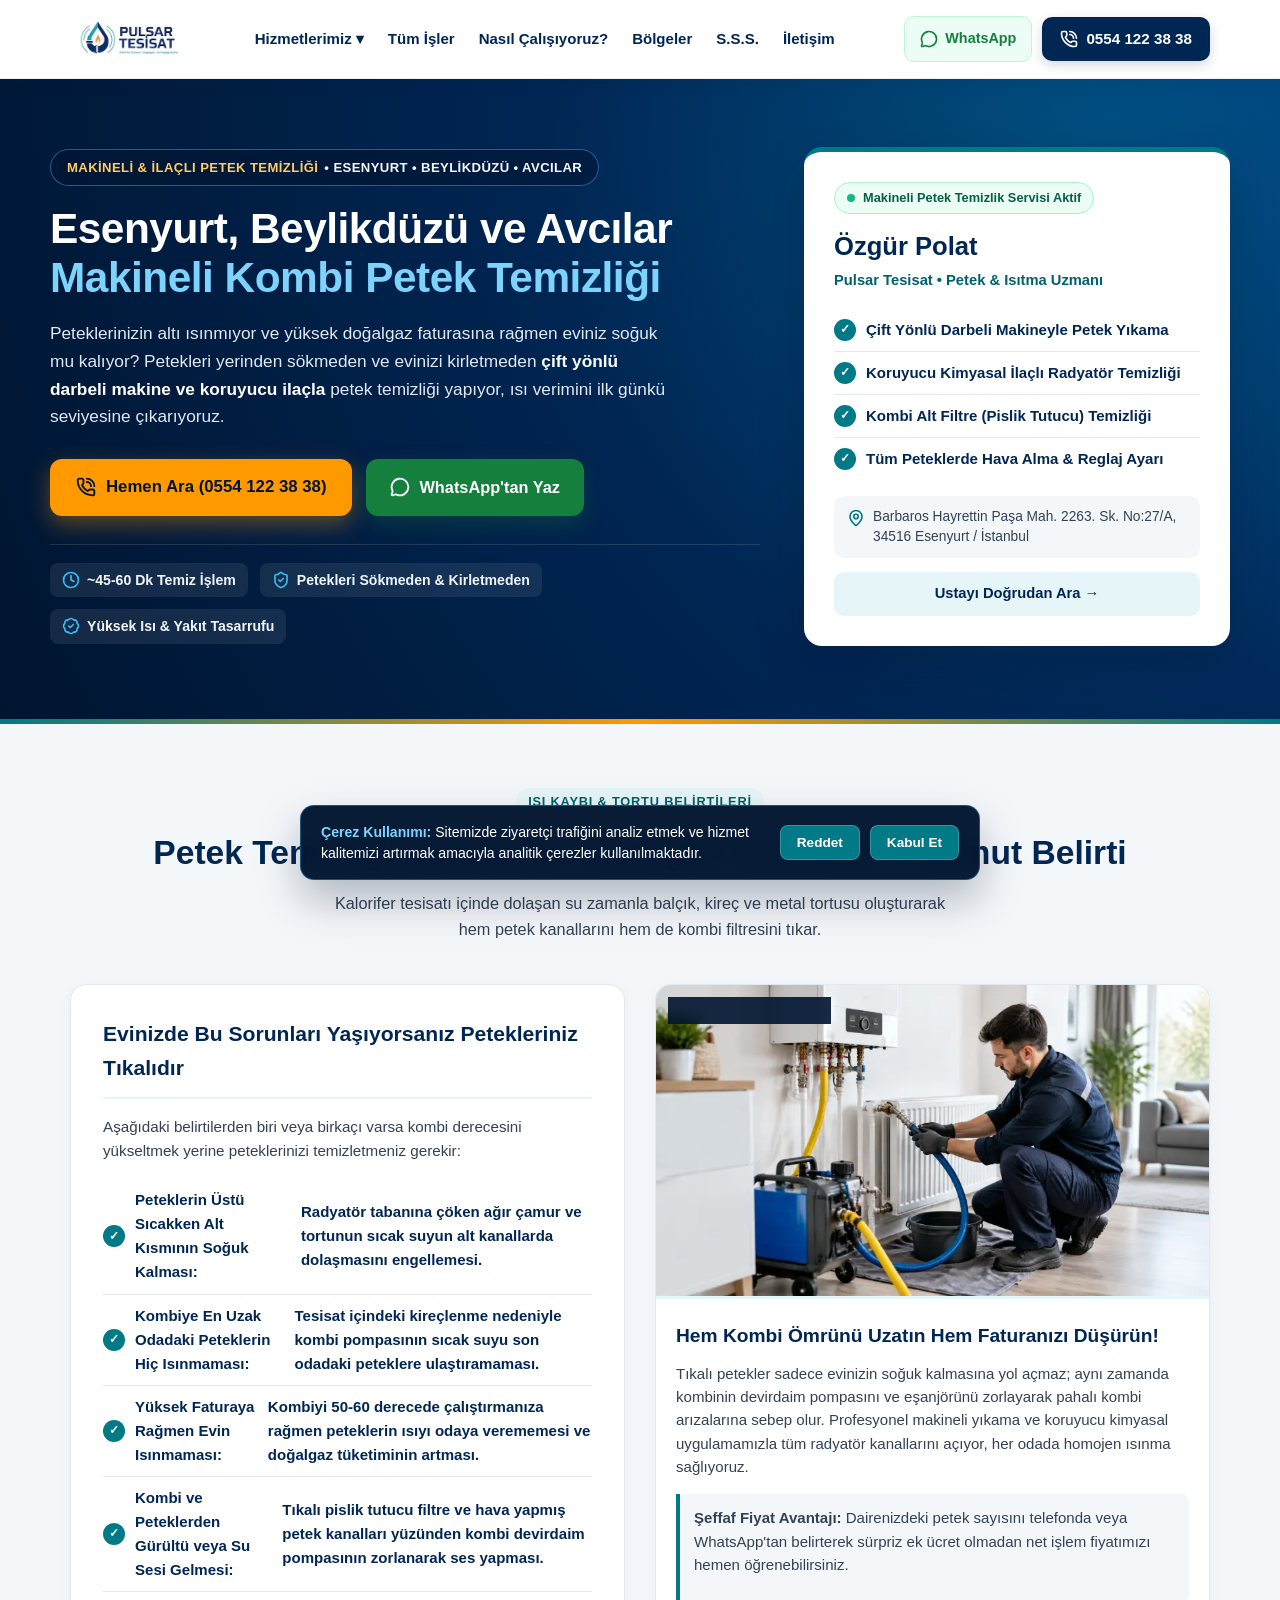
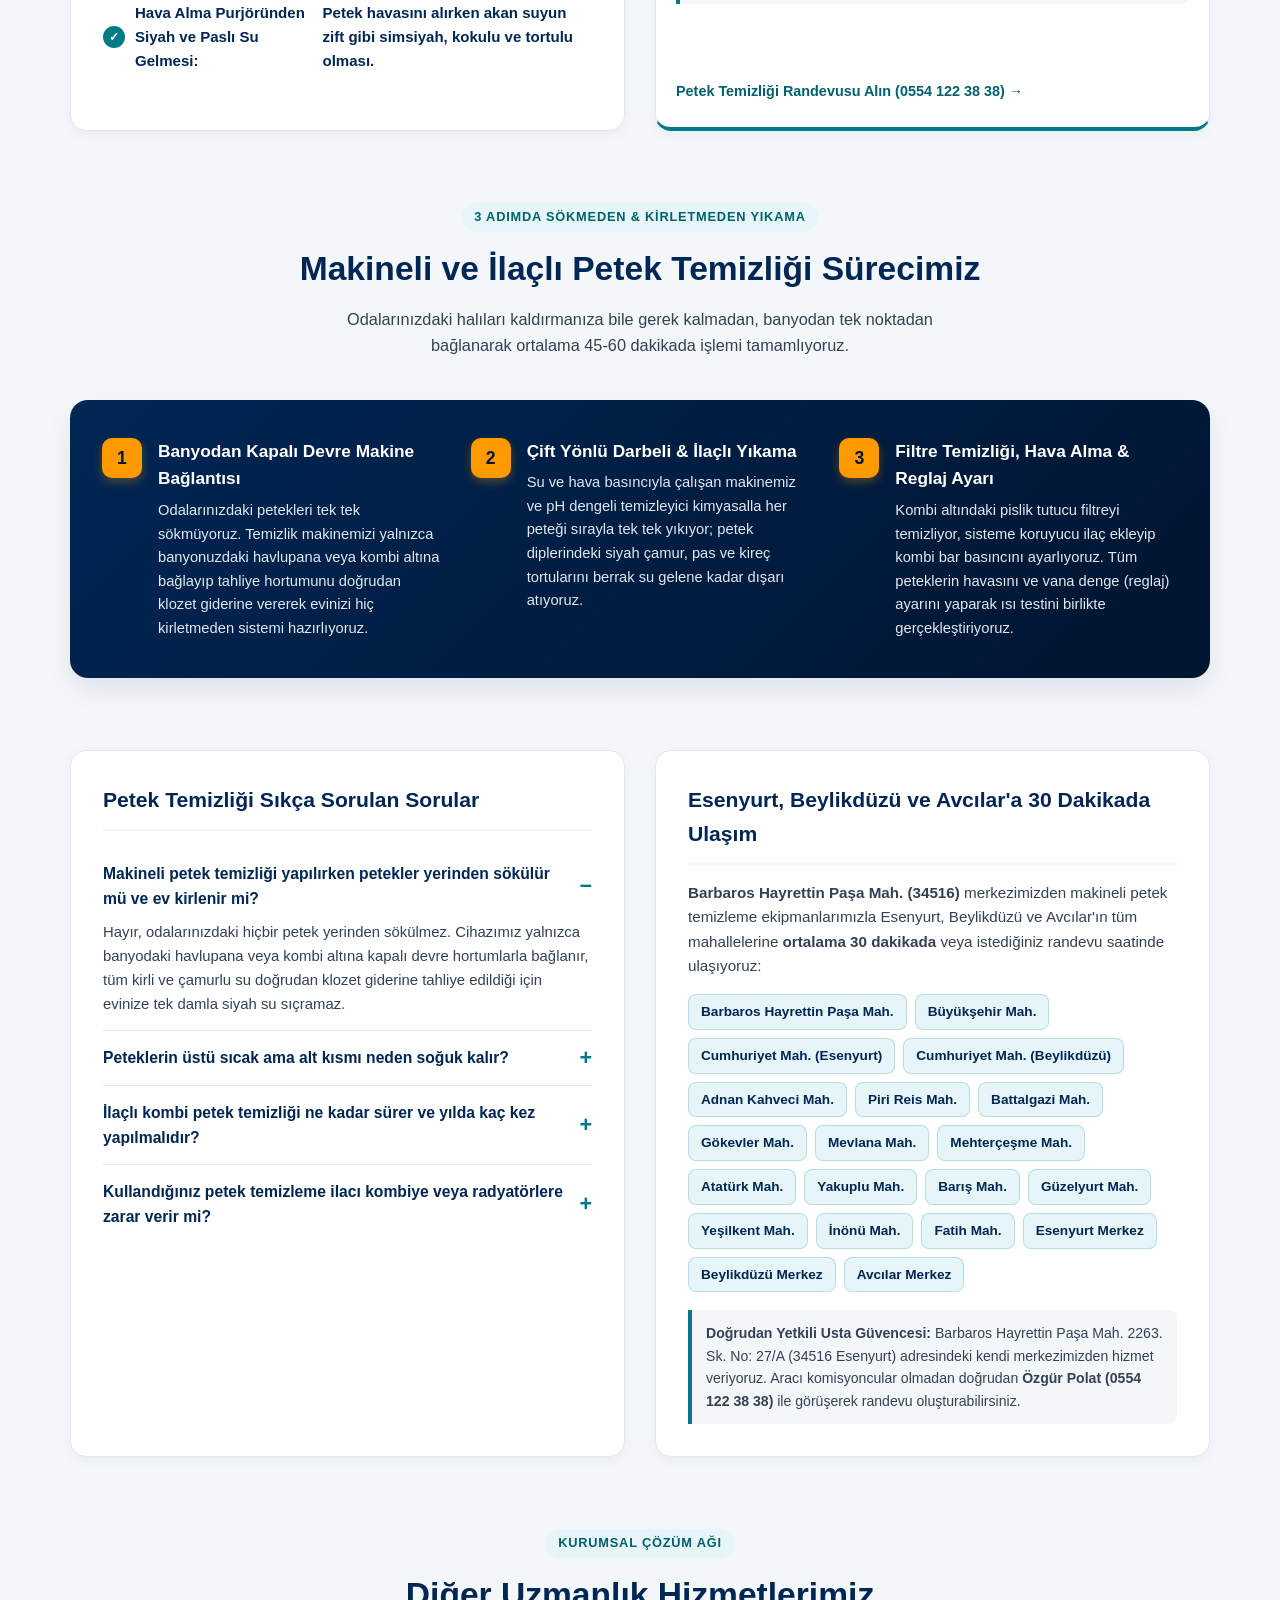
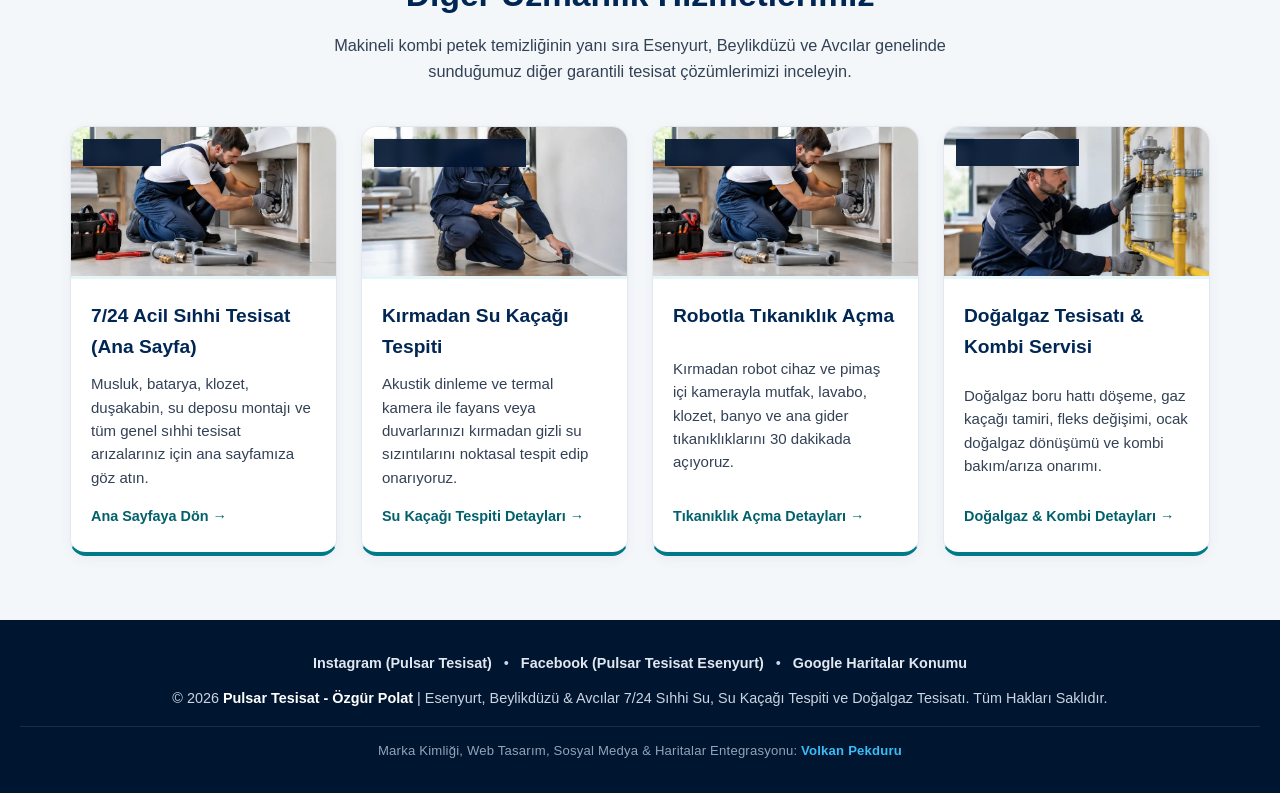
<file: petek-temizligi.html>
<!doctype html>
<html lang="tr">
  <head>
    <!-- KVKK & 100/100 PageSpeed Google Analytics (G-2M4X80LP5Z) -->
    <script>
      window.dataLayer = window.dataLayer || [];
      function gtag() {
        dataLayer.push(arguments);
      }
      (function () {
        var consentState = "denied";
        try {
          if (localStorage.getItem("pulsar_cookie_consent") === "granted") {
            consentState = "granted";
          }
        } catch (e) {}

        gtag("consent", "default", {
          analytics_storage: consentState,
          ad_storage: "denied",
          ad_user_data: "denied",
          ad_personalization: "denied",
        });
        gtag("js", new Date());
        gtag("config", "G-2M4X80LP5Z");

        var gaLoaded = false;
        function loadGA() {
          if (gaLoaded) return;
          gaLoaded = true;
          var s = document.createElement("script");
          s.async = true;
          s.src = "https://googletagmanager.com" + "/gtag/js?id=G-2M4X80LP5Z";
          document.head.appendChild(s);
        }

        ["scroll", "mousemove", "touchstart", "click", "keydown"].forEach(function (evt) {
          window.addEventListener(evt, loadGA, { once: true, passive: true });
        });
        setTimeout(loadGA, 3500);
      })();
    </script>

    <meta charset="UTF-8" />
    <meta name="viewport" content="width=device-width, initial-scale=1.0" />
    <title>Esenyurt, Beylikdüzü ve Avcılar Makineli Kombi Petek Temizliği | Pulsar Tesisat</title>
    <meta name="description" content="Esenyurt, Beylikdüzü ve Avcılar'da evinizi kirletmeden makineli ve ilaçlı kombi petek temizliği. Isınmayan peteklere garantili çözüm ve doğalgaz tasarrufu: 0554 122 38 38" />
    <meta name="robots" content="index, follow, max-image-preview:large, max-snippet:-1, max-video-preview:-1" />
    <meta name="theme-color" content="#002654" />
    <meta name="geo.region" content="TR-34" />
    <meta name="geo.placename" content="Esenyurt, İstanbul" />
    <meta name="geo.position" content="41.0272691;28.6431282" />
    <meta name="ICBM" content="41.0272691, 28.6431282" />

    <link rel="canonical" href="https://pulsartesisat.com/petek-temizligi.html" />
    <link rel="icon" href="/favicon.ico?v=1" sizes="any" />
    <link rel="icon" type="image/png" sizes="32x32" href="/assets/images/favicon-32x32.png?v=1" />
    <link rel="icon" type="image/png" sizes="192x192" href="/assets/images/android-chrome-192x192.png?v=1" />
    <link rel="apple-touch-icon" sizes="180x180" href="/assets/images/apple-touch-icon.png?v=1" />
    <link rel="manifest" href="/site.webmanifest?v=1" />

    <!-- Open Graph / WhatsApp & Sosyal Medya Önizleme -->
    <meta property="og:type" content="website" />
    <meta property="og:locale" content="tr_TR" />
    <meta property="og:site_name" content="Pulsar Tesisat" />
    <meta property="og:url" content="https://pulsartesisat.com/petek-temizligi.html" />
    <meta property="og:title" content="Esenyurt, Beylikdüzü ve Avcılar Makineli Kombi Petek Temizliği | Pulsar Tesisat" />
    <meta property="og:description" content="Petekleri sökmeden ve evinizi kirletmeden çift yönlü darbeli makine ve koruyucu ilaçla kombi petek temizliği. Hemen randevu alın: 0554 122 38 38" />
    <meta property="og:image" content="https://pulsartesisat.com/assets/images/hizmet-petek.webp" />
    <meta property="og:image:width" content="840" />
    <meta property="og:image:height" content="472" />

    <!-- Twitter Card -->
    <meta name="twitter:card" content="summary_large_image" />
    <meta name="twitter:title" content="Esenyurt, Beylikdüzü & Avcılar Makineli Petek Temizliği | Pulsar Tesisat" />
    <meta name="twitter:description" content="Makineli ve ilaçlı kombi petek temizliği ile ısınmayan peteklere kesin çözüm. Hemen arayın: 0554 122 38 38" />
    <meta name="twitter:image" content="https://pulsartesisat.com/assets/images/hizmet-petek.webp" />

    <link rel="stylesheet" href="assets/css/style.css" />

    <!-- 1. Hizmet ve Yerel İşletme (Service + Plumber) Yapısal Veri Şeması (JSON-LD) -->
    <script type="application/ld+json">
      {
        "@context": "https://schema.org",
        "@type": "Service",
        "@id": "https://pulsartesisat.com/petek-temizligi.html#service",
        "name": "Makineli ve İlaçlı Kombi Petek Temizliği",
        "serviceType": "Makineli ve İlaçlı Kombi Petek / Radyatör Temizliği",
        "url": "https://pulsartesisat.com/petek-temizligi.html",
        "image": "https://pulsartesisat.com/assets/images/hizmet-petek.webp",
        "description": "Esenyurt, Beylikdüzü ve Avcılar genelinde çift yönlü darbeli petek yıkama makinesi ve koruyucu kimyasal ilaçla evinizi kirletmeden kombi petek temizliği, radyatör havası alma ve reglaj ayarı hizmeti.",
        "provider": {
          "@type": "Plumber",
          "@id": "https://pulsartesisat.com/#plumber",
          "name": "Pulsar Tesisat",
          "founder": {
            "@type": "Person",
            "name": "Özgür Polat"
          },
          "url": "https://pulsartesisat.com/",
          "logo": {
            "@type": "ImageObject",
            "url": "https://pulsartesisat.com/assets/images/android-chrome-192x192.png",
            "width": 192,
            "height": 192
          },
          "image": "https://pulsartesisat.com/assets/images/hizmet-petek.webp",
          "telephone": "+905541223838",
          "email": "pulsartesisat@gmail.com",
          "priceRange": "₺₺",
          "address": {
            "@type": "PostalAddress",
            "streetAddress": "Barbaros Hayrettin Paşa Mah. 2263. Sk. No: 27/A",
            "addressLocality": "Esenyurt",
            "addressRegion": "İstanbul",
            "postalCode": "34516",
            "addressCountry": "TR"
          },
          "geo": {
            "@type": "GeoCoordinates",
            "latitude": 41.0272691,
            "longitude": 28.6431282
          },
          "openingHoursSpecification": {
            "@type": "OpeningHoursSpecification",
            "dayOfWeek": ["Monday", "Tuesday", "Wednesday", "Thursday", "Friday", "Saturday", "Sunday"],
            "opens": "00:00",
            "closes": "23:59"
          }
        },
        "areaServed": [
          { "@type": "City", "name": "Esenyurt, İstanbul" },
          { "@type": "City", "name": "Beylikdüzü, İstanbul" },
          { "@type": "City", "name": "Avcılar, İstanbul" },
          { "@type": "Place", "name": "Barbaros Hayrettin Paşa Mahallesi, Esenyurt" },
          { "@type": "Place", "name": "Büyükşehir Mahallesi, Beylikdüzü" },
          { "@type": "Place", "name": "Cumhuriyet Mahallesi, Beylikdüzü" },
          { "@type": "Place", "name": "Cumhuriyet Mahallesi, Esenyurt" },
          { "@type": "Place", "name": "Adnan Kahveci Mahallesi, Beylikdüzü" },
          { "@type": "Place", "name": "Piri Reis Mahallesi, Esenyurt" },
          { "@type": "Place", "name": "Battalgazi Mahallesi, Esenyurt" },
          { "@type": "Place", "name": "Gökevler Mahallesi, Esenyurt" },
          { "@type": "Place", "name": "Mevlana Mahallesi, Esenyurt" },
          { "@type": "Place", "name": "Mehterçeşme Mahallesi, Esenyurt" },
          { "@type": "Place", "name": "Atatürk Mahallesi, Esenyurt" },
          { "@type": "Place", "name": "Yakuplu Mahallesi, Beylikdüzü" },
          { "@type": "Place", "name": "Barış Mahallesi, Beylikdüzü" },
          { "@type": "Place", "name": "Güzelyurt Mahallesi, Esenyurt" },
          { "@type": "Place", "name": "Yeşilkent Mahallesi, Esenyurt" },
          { "@type": "Place", "name": "İnönü Mahallesi, Esenyurt" },
          { "@type": "Place", "name": "Fatih Mahallesi, Esenyurt" }
        ]
      }
    </script>

    <!-- 2. İçerik Haritası (BreadcrumbList) Yapısal Veri Şeması -->
    <script type="application/ld+json">
      {
        "@context": "https://schema.org",
        "@type": "BreadcrumbList",
        "itemListElement": [
          { "@type": "ListItem", "position": 1, "name": "Pulsar Tesisat", "item": "https://pulsartesisat.com/" },
          { "@type": "ListItem", "position": 2, "name": "Makineli Kombi Petek Temizliği", "item": "https://pulsartesisat.com/petek-temizligi.html" }
        ]
      }
    </script>

    <!-- 3. Sıkça Sorulan Sorular (FAQPage) Yapısal Veri Şeması (JSON-LD) -->
    <script type="application/ld+json">
      {
        "@context": "https://schema.org",
        "@type": "FAQPage",
        "mainEntity": [
          {
            "@type": "Question",
            "name": "Makineli petek temizliği yapılırken petekler yerinden sökülür mü ve ev kirlenir mi?",
            "acceptedAnswer": {
              "@type": "Answer",
              "text": "Hayır, odalarınızdaki hiçbir petek yerinden sökülmez. Cihazımız yalnızca banyodaki havlupana veya kombi altına kapalı devre hortumlarla bağlanır, tüm kirli ve çamurlu su doğrudan klozet giderine tahliye edildiği için evinize tek damla siyah su sıçramaz."
            }
          },
          {
            "@type": "Question",
            "name": "Peteklerin üstü sıcak ama alt kısmı neden soğuk kalır?",
            "acceptedAnswer": {
              "@type": "Answer",
              "text": "Zamanla tesisat suyunda oluşan tortu, kireç ve metal çamuru peteklerin alt kanallarına çökerek sıcak suyun dolaşımını engeller. Çift yönlü darbeli makine ve özel kimyasalla bu tortular temizlendiğinde peteklerin alt ve üst kısmı eşit şekilde ısınır."
            }
          },
          {
            "@type": "Question",
            "name": "İlaçlı kombi petek temizliği ne kadar sürer ve yılda kaç kez yapılmalıdır?",
            "acceptedAnswer": {
              "@type": "Answer",
              "text": "Standart bir dairede makineli ve ilaçlı petek temizliği, kombi alt filtre temizliği, hava alma ve reglaj ayarı dahil ortalama 45-60 dakika sürer. Isı verimini korumak ve doğalgaz tasarrufu sağlamak için 2 yılda bir yapılması önerilir."
            }
          },
          {
            "@type": "Question",
            "name": "Kullandığınız petek temizleme ilacı kombiye veya radyatörlere zarar verir mi?",
            "acceptedAnswer": {
              "@type": "Answer",
              "text": "Hayır, asit içermeyen pH dengeli profesyonel tesisat temizleme ve koruyucu inhibitör kimyasalları kullanıyoruz. İşlem sonunda sistem durulanarak kombi eşanjörü, pompa ve petekler korozyona karşı koruma altına alınır."
            }
          }
        ]
      }
    </script>
  </head>
  <body>
    <header>
      <div class="nav-container">
        <a href="index.html" class="logo-box" aria-label="Pulsar Tesisat Ana Sayfa">
          <img src="assets/images/logo.webp" alt="Pulsar Tesisat - Esenyurt Beylikdüzü Avcılar Tesisatçı" width="280" height="141" fetchpriority="high" />
        </a>
        <nav class="nav-links" id="navLinks" aria-label="Ana Menü">
          <div class="nav-dropdown">
            <button type="button" class="dropdown-toggle" aria-expanded="false">Hizmetlerimiz ▾</button>
            <div class="dropdown-menu">
              <a href="index.html">Ana Sayfa (Tüm Hizmetler)</a>
              <a href="su-kacagi-tespiti.html">Kırmadan Su Kaçağı Tespiti</a>
              <a href="tikaniklik-acma.html">Robotla Tıkanıklık Açma</a>
              <a href="petek-temizligi.html">Makineli Kombi Petek Temizliği</a>
              <a href="dogalgaz-kombi-servisi.html">Doğalgaz Tesisatı & Kombi Servisi</a>
            </div>
          </div>
          <a href="index.html#tum-hizmetler">Tüm İşler</a>
          <a href="index.html#nasil-calisiyoruz">Nasıl Çalışıyoruz?</a>
          <a href="index.html#bolgeler">Bölgeler</a>
          <a href="#sss">S.S.S.</a>
          <a href="index.html#iletisim">İletişim</a>
        </nav>
        <div class="header-actions">
          <a href="https://wa.me/905541223838?text=Merhaba%20%C3%96zg%C3%BCr%20Usta%2C%20makineli%20kombi%20petek%20temizli%C4%9Fi%20i%C3%A7in%20ula%C5%9F%C4%B1yorum." target="_blank" rel="noopener" class="header-wp" aria-label="WhatsApp Hızlı Mesaj">
            <svg class="icon" viewBox="0 0 24 24" aria-hidden="true">
              <path d="M2.992 16.342a2 2 0 0 1 .094 1.167l-1.065 3.29a1 1 0 0 0 1.236 1.168l3.413-.998a2 2 0 0 1 1.099.092 10 10 0 1 0-4.777-4.719" />
            </svg>
            <span>WhatsApp</span>
          </a>
          <a href="tel:+905541223838" class="header-cta" aria-label="0554 122 38 38 Hemen Ara">
            <svg class="icon" viewBox="0 0 24 24" aria-hidden="true">
              <path d="M13 2a9 9 0 0 1 9 9" />
              <path d="M13 6a5 5 0 0 1 5 5" />
              <path d="M13.832 16.568a1 1 0 0 0 1.213-.303l.355-.465A2 2 0 0 1 17 15h3a2 2 0 0 1 2 2v3a2 2 0 0 1-2 2A18 18 0 0 1 2 4a2 2 0 0 1 2-2h3a2 2 0 0 1 2 2v3a2 2 0 0 1-.8 1.6l-.468.351a1 1 0 0 0-.292 1.233 14 14 0 0 0 6.392 6.384" />
            </svg>
            <span>0554 122 38 38</span>
          </a>
          <button type="button" class="mobile-menu-btn" id="mobileMenuBtn" aria-label="Menüyü Aç veya Kapat" aria-expanded="false">☰</button>
        </div>
      </div>
    </header>

    <main>
      <!-- Bölüm 1: Giriş (Hero) Alanı -->
      <section class="hero">
        <div class="hero-container">
          <div class="hero-content">
            <div class="badge-247">
              <span class="badge-highlight">MAKİNELİ &amp; İLAÇLI PETEK TEMİZLİĞİ</span>
              <span>• ESENYURT • BEYLİKDÜZÜ • AVCILAR</span>
            </div>
            <h1>Esenyurt, Beylikdüzü ve Avcılar <span class="text-gradient">Makineli Kombi Petek Temizliği</span></h1>
            <p>Peteklerinizin altı ısınmıyor ve yüksek doğalgaz faturasına rağmen eviniz soğuk mu kalıyor? Petekleri yerinden sökmeden ve evinizi kirletmeden <strong>çift yönlü darbeli makine ve koruyucu ilaçla</strong> petek temizliği yapıyor, ısı verimini ilk günkü seviyesine çıkarıyoruz.</p>
            <div class="hero-buttons">
              <a href="tel:+905541223838" class="btn-call">
                <svg class="icon icon-md" viewBox="0 0 24 24" aria-hidden="true">
                  <path d="M13 2a9 9 0 0 1 9 9" />
                  <path d="M13 6a5 5 0 0 1 5 5" />
                  <path d="M13.832 16.568a1 1 0 0 0 1.213-.303l.355-.465A2 2 0 0 1 17 15h3a2 2 0 0 1 2 2v3a2 2 0 0 1-2 2A18 18 0 0 1 2 4a2 2 0 0 1 2-2h3a2 2 0 0 1 2 2v3a2 2 0 0 1-.8 1.6l-.468.351a1 1 0 0 0-.292 1.233 14 14 0 0 0 6.392 6.384" />
                </svg>
                Hemen Ara (0554 122 38 38)
              </a>
              <a href="https://wa.me/905541223838?text=Merhaba%20%C3%96zg%C3%BCr%20Usta%2C%20makineli%20kombi%20petek%20temizli%C4%9Fi%20i%C3%A7in%20ula%C5%9F%C4%B1yorum." target="_blank" rel="noopener" class="btn-wp">
                <svg class="icon icon-md" viewBox="0 0 24 24" aria-hidden="true">
                  <path d="M2.992 16.342a2 2 0 0 1 .094 1.167l-1.065 3.29a1 1 0 0 0 1.236 1.168l3.413-.998a2 2 0 0 1 1.099.092 10 10 0 1 0-4.777-4.719" />
                </svg>
                WhatsApp'tan Yaz
              </a>
            </div>

            <div class="hero-trust-strip">
              <div class="trust-pill">
                <svg class="icon icon-teal" viewBox="0 0 24 24" aria-hidden="true">
                  <circle cx="12" cy="12" r="10" />
                  <path d="M12 6v6l4 2" />
                </svg>
                <span>~45-60 Dk Temiz İşlem</span>
              </div>
              <div class="trust-pill">
                <svg class="icon icon-teal" viewBox="0 0 24 24" aria-hidden="true">
                  <path d="M20 13c0 5-3.5 7.5-7.66 8.95a1 1 0 0 1-.67-.01C7.5 20.5 4 18 4 13V6a1 1 0 0 1 1-1c2 0 4.5-1.2 6.24-2.72a1.17 1.17 0 0 1 1.52 0C14.51 3.81 17 5 19 5a1 1 0 0 1 1 1z" />
                  <path d="m9 12 2 2 4-4" />
                </svg>
                <span>Petekleri Sökmeden &amp; Kirletmeden</span>
              </div>
              <div class="trust-pill">
                <svg class="icon icon-teal" viewBox="0 0 24 24" aria-hidden="true">
                  <path d="M3.85 8.62a4 4 0 0 1 4.78-4.77 4 4 0 0 1 6.74 0 4 4 0 0 1 4.78 4.78 4 4 0 0 1 0 6.74 4 4 0 0 1-4.77 4.78 4 4 0 0 1-6.75 0 4 4 0 0 1-4.78-4.77 4 4 0 0 1 0-6.76Z" />
                  <path d="m9 12 2 2 4-4" />
                </svg>
                <span>Yüksek Isı &amp; Yakıt Tasarrufu</span>
              </div>
            </div>
          </div>

          <aside class="master-card" aria-label="Yetkili Usta Bilgileri">
            <div class="live-status">
              <span class="pulse-dot"></span>
              Makineli Petek Temizlik Servisi Aktif
            </div>
            <h2>Özgür Polat</h2>
            <span class="master-role">Pulsar Tesisat • Petek &amp; Isıtma Uzmanı</span>
            <ul class="check-list">
              <li>Çift Yönlü Darbeli Makineyle Petek Yıkama</li>
              <li>Koruyucu Kimyasal İlaçlı Radyatör Temizliği</li>
              <li>Kombi Alt Filtre (Pislik Tutucu) Temizliği</li>
              <li>Tüm Peteklerde Hava Alma &amp; Reglaj Ayarı</li>
            </ul>
            <div class="master-address">
              <svg class="icon icon-pin" viewBox="0 0 24 24" aria-hidden="true">
                <path d="M20 10c0 4.993-5.539 10.193-7.399 11.799a1 1 0 0 1-1.202 0C9.539 20.193 4 14.993 4 10a8 8 0 0 1 16 0" />
                <circle cx="12" cy="10" r="3" />
              </svg>
              <span>Barbaros Hayrettin Paşa Mah. 2263. Sk. No:27/A, 34516 Esenyurt / İstanbul</span>
            </div>
            <a href="tel:+905541223838" class="master-card-cta"> Ustayı Doğrudan Ara → </a>
          </aside>
        </div>
      </section>

      <!-- Bölüm 2: Sorun Belirtileri -->
      <section class="section" id="belirtiler">
        <div class="section-title">
          <span class="section-tag">Isı Kaybı &amp; Tortu Belirtileri</span>
          <h2>Petek Temizliği Zamanının Geldiğini Gösteren 5 Somut Belirti</h2>
          <p>Kalorifer tesisatı içinde dolaşan su zamanla balçık, kireç ve metal tortusu oluşturarak hem petek kanallarını hem de kombi filtresini tıkar.</p>
        </div>

        <div class="info-grid">
          <div class="card-panel">
            <h2>Evinizde Bu Sorunları Yaşıyorsanız Petekleriniz Tıkalıdır</h2>
            <p class="panel-desc">Aşağıdaki belirtilerden biri veya birkaçı varsa kombi derecesini yükseltmek yerine peteklerinizi temizletmeniz gerekir:</p>
            <ul class="check-list">
              <li><strong>Peteklerin Üstü Sıcakken Alt Kısmının Soğuk Kalması:</strong> Radyatör tabanına çöken ağır çamur ve tortunun sıcak suyun alt kanallarda dolaşmasını engellemesi.</li>
              <li><strong>Kombiye En Uzak Odadaki Peteklerin Hiç Isınmaması:</strong> Tesisat içindeki kireçlenme nedeniyle kombi pompasının sıcak suyu son odadaki peteklere ulaştıramaması.</li>
              <li><strong>Yüksek Faturaya Rağmen Evin Isınmaması:</strong> Kombiyi 50-60 derecede çalıştırmanıza rağmen peteklerin ısıyı odaya verememesi ve doğalgaz tüketiminin artması.</li>
              <li><strong>Kombi ve Peteklerden Gürültü veya Su Sesi Gelmesi:</strong> Tıkalı pislik tutucu filtre ve hava yapmış petek kanalları yüzünden kombi devirdaim pompasının zorlanarak ses yapması.</li>
              <li><strong>Hava Alma Purjöründen Siyah ve Paslı Su Gelmesi:</strong> Petek havasını alırken akan suyun zift gibi simsiyah, kokulu ve tortulu olması.</li>
            </ul>
          </div>

          <div class="service-card">
            <div class="service-img-wrap">
              <span class="service-badge">Kapalı Devre Temiz İşlem</span>
              <img src="assets/images/hizmet-petek.webp" alt="Esenyurt Beylikdüzü Avcılar Makineli ve İlaçlı Kombi Petek Temizliği" class="service-img" width="840" height="472" loading="lazy" />
            </div>
            <div class="service-body">
              <div>
                <h3>Hem Kombi Ömrünü Uzatın Hem Faturanızı Düşürün!</h3>
                <p>
                  Tıkalı petekler sadece evinizin soğuk kalmasına yol açmaz; aynı zamanda kombinin devirdaim pompasını ve eşanjörünü zorlayarak pahalı kombi arızalarına sebep olur. Profesyonel makineli yıkama ve koruyucu kimyasal uygulamamızla tüm radyatör kanallarını açıyor, her odada homojen
                  ısınma sağlıyoruz.
                </p>
                <div class="local-seo-note">
                  <p><strong>Şeffaf Fiyat Avantajı:</strong> Dairenizdeki petek sayısını telefonda veya WhatsApp'tan belirterek sürpriz ek ücret olmadan net işlem fiyatımızı hemen öğrenebilirsiniz.</p>
                </div>
              </div>
              <a href="tel:+905541223838" class="service-link">Petek Temizliği Randevusu Alın (0554 122 38 38) →</a>
            </div>
          </div>
        </div>
      </section>

      <!-- Bölüm 3: Adım Adım Çözüm Süreci -->
      <section class="section section-tight-top" id="cozum-sureci">
        <div class="section-title">
          <span class="section-tag">3 Adımda Sökmeden &amp; Kirletmeden Yıkama</span>
          <h2>Makineli ve İlaçlı Petek Temizliği Sürecimiz</h2>
          <p>Odalarınızdaki halıları kaldırmanıza bile gerek kalmadan, banyodan tek noktadan bağlanarak ortalama 45-60 dakikada işlemi tamamlıyoruz.</p>
        </div>

        <div class="steps-box">
          <div class="step-item">
            <div class="step-num">1</div>
            <div>
              <h3>Banyodan Kapalı Devre Makine Bağlantısı</h3>
              <p>Odalarınızdaki petekleri tek tek sökmüyoruz. Temizlik makinemizi yalnızca banyonuzdaki havlupana veya kombi altına bağlayıp tahliye hortumunu doğrudan klozet giderine vererek evinizi hiç kirletmeden sistemi hazırlıyoruz.</p>
            </div>
          </div>
          <div class="step-item">
            <div class="step-num">2</div>
            <div>
              <h3>Çift Yönlü Darbeli &amp; İlaçlı Yıkama</h3>
              <p>Su ve hava basıncıyla çalışan makinemiz ve pH dengeli temizleyici kimyasalla her peteği sırayla tek tek yıkıyor; petek diplerindeki siyah çamur, pas ve kireç tortularını berrak su gelene kadar dışarı atıyoruz.</p>
            </div>
          </div>
          <div class="step-item">
            <div class="step-num">3</div>
            <div>
              <h3>Filtre Temizliği, Hava Alma &amp; Reglaj Ayarı</h3>
              <p>Kombi altındaki pislik tutucu filtreyi temizliyor, sisteme koruyucu ilaç ekleyip kombi bar basıncını ayarlıyoruz. Tüm peteklerin havasını ve vana denge (reglaj) ayarını yaparak ısı testini birlikte gerçekleştiriyoruz.</p>
            </div>
          </div>
        </div>
      </section>

      <!-- Bölüm 4 (Hizmete Özel S.S.S.) & Bölüm 5 (Bölgesel Ulaşım) -->
      <section class="section section-tight-top" id="sss-ve-bolgeler">
        <div class="info-grid">
          <!-- Bölüm 4: Hizmete Özel S.S.S. -->
          <div class="card-panel" id="sss">
            <h2>Petek Temizliği Sıkça Sorulan Sorular</h2>
            <details open>
              <summary>Makineli petek temizliği yapılırken petekler yerinden sökülür mü ve ev kirlenir mi?</summary>
              <p>Hayır, odalarınızdaki hiçbir petek yerinden sökülmez. Cihazımız yalnızca banyodaki havlupana veya kombi altına kapalı devre hortumlarla bağlanır, tüm kirli ve çamurlu su doğrudan klozet giderine tahliye edildiği için evinize tek damla siyah su sıçramaz.</p>
            </details>
            <details>
              <summary>Peteklerin üstü sıcak ama alt kısmı neden soğuk kalır?</summary>
              <p>Zamanla tesisat suyunda oluşan tortu, kireç ve metal çamuru peteklerin alt kanallarına çökerek sıcak suyun dolaşımını engeller. Çift yönlü darbeli makine ve özel kimyasalla bu tortular temizlendiğinde peteklerin alt ve üst kısmı eşit şekilde ısınır.</p>
            </details>
            <details>
              <summary>İlaçlı kombi petek temizliği ne kadar sürer ve yılda kaç kez yapılmalıdır?</summary>
              <p>Standart bir dairede makineli ve ilaçlı petek temizliği, kombi alt filtre temizliği, hava alma ve reglaj ayarı dahil ortalama 45-60 dakika sürer. Isı verimini korumak ve doğalgaz tasarrufu sağlamak için 2 yılda bir yapılması önerilir.</p>
            </details>
            <details>
              <summary>Kullandığınız petek temizleme ilacı kombiye veya radyatörlere zarar verir mi?</summary>
              <p>Hayır, asit içermeyen pH dengeli profesyonel tesisat temizleme ve koruyucu inhibitör kimyasalları kullanıyoruz. İşlem sonunda sistem durulanarak kombi eşanjörü, pompa ve petekler korozyona karşı koruma altına alınır.</p>
            </details>
          </div>

          <!-- Bölüm 5: Bölgesel Ulaşım -->
          <div class="card-panel" id="bolgesel-ulasim">
            <h2>Esenyurt, Beylikdüzü ve Avcılar'a 30 Dakikada Ulaşım</h2>
            <p class="panel-desc"><strong>Barbaros Hayrettin Paşa Mah. (34516)</strong> merkezimizden makineli petek temizleme ekipmanlarımızla Esenyurt, Beylikdüzü ve Avcılar'ın tüm mahallelerine <strong>ortalama 30 dakikada</strong> veya istediğiniz randevu saatinde ulaşıyoruz:</p>
            <div class="neighborhood-tags" role="list">
              <span class="tag" role="listitem">Barbaros Hayrettin Paşa Mah.</span>
              <span class="tag" role="listitem">Büyükşehir Mah.</span>
              <span class="tag" role="listitem">Cumhuriyet Mah. (Esenyurt)</span>
              <span class="tag" role="listitem">Cumhuriyet Mah. (Beylikdüzü)</span>
              <span class="tag" role="listitem">Adnan Kahveci Mah.</span>
              <span class="tag" role="listitem">Piri Reis Mah.</span>
              <span class="tag" role="listitem">Battalgazi Mah.</span>
              <span class="tag" role="listitem">Gökevler Mah.</span>
              <span class="tag" role="listitem">Mevlana Mah.</span>
              <span class="tag" role="listitem">Mehterçeşme Mah.</span>
              <span class="tag" role="listitem">Atatürk Mah.</span>
              <span class="tag" role="listitem">Yakuplu Mah.</span>
              <span class="tag" role="listitem">Barış Mah.</span>
              <span class="tag" role="listitem">Güzelyurt Mah.</span>
              <span class="tag" role="listitem">Yeşilkent Mah.</span>
              <span class="tag" role="listitem">İnönü Mah.</span>
              <span class="tag" role="listitem">Fatih Mah.</span>
              <span class="tag" role="listitem">Esenyurt Merkez</span>
              <span class="tag" role="listitem">Beylikdüzü Merkez</span>
              <span class="tag" role="listitem">Avcılar Merkez</span>
            </div>
            <div class="local-seo-note">
              <p>
                <strong>Doğrudan Yetkili Usta Güvencesi:</strong> Barbaros Hayrettin Paşa Mah. 2263. Sk. No: 27/A (34516 Esenyurt) adresindeki kendi merkezimizden hizmet veriyoruz. Aracı komisyoncular olmadan doğrudan <strong>Özgür Polat (0554 122 38 38)</strong> ile görüşerek randevu
                oluşturabilirsiniz.
              </p>
            </div>
          </div>
        </div>
      </section>

      <!-- Bölüm 6: Diğer Hizmetler İç Linkleme -->
      <section class="section section-tight-top" id="diger-hizmetler">
        <div class="section-title">
          <span class="section-tag">Kurumsal Çözüm Ağı</span>
          <h2>Diğer Uzmanlık Hizmetlerimiz</h2>
          <p>Makineli kombi petek temizliğinin yanı sıra Esenyurt, Beylikdüzü ve Avcılar genelinde sunduğumuz diğer garantili tesisat çözümlerimizi inceleyin.</p>
        </div>

        <div class="services-grid">
          <article class="service-card">
            <div class="service-img-wrap">
              <span class="service-badge">Ana Sayfa</span>
              <img src="assets/images/hizmet-sihhi.webp" alt="Pulsar Tesisat Ana Sayfa - 7/24 Acil Sıhhi Su Tesisatı ve Onarım" class="service-img" width="840" height="472" loading="lazy" />
            </div>
            <div class="service-body">
              <h3>7/24 Acil Sıhhi Tesisat (Ana Sayfa)</h3>
              <p>Musluk, batarya, klozet, duşakabin, su deposu montajı ve tüm genel sıhhi tesisat arızalarınız için ana sayfamıza göz atın.</p>
              <a href="index.html" class="service-link">Ana Sayfaya Dön →</a>
            </div>
          </article>

          <article class="service-card">
            <div class="service-img-wrap">
              <span class="service-badge">Termal &amp; Akustik Cihaz</span>
              <img src="assets/images/hizmet-kacak.webp" alt="Kırmadan Cihazla, Termal ve Akustik Su Kaçağı Tespiti" class="service-img" width="840" height="472" loading="lazy" />
            </div>
            <div class="service-body">
              <h3>Kırmadan Su Kaçağı Tespiti</h3>
              <p>Akustik dinleme ve termal kamera ile fayans veya duvarlarınızı kırmadan gizli su sızıntılarını noktasal tespit edip onarıyoruz.</p>
              <a href="su-kacagi-tespiti.html" class="service-link">Su Kaçağı Tespiti Detayları →</a>
            </div>
          </article>

          <article class="service-card">
            <div class="service-img-wrap">
              <span class="service-badge">Robotlu &amp; Kameralı</span>
              <img src="assets/images/hizmet-sihhi.webp" alt="Robotla ve Kameralı Lavabo, Mutfak, Klozet ve Gider Tıkanıklığı Açma" class="service-img" width="840" height="472" loading="lazy" />
            </div>
            <div class="service-body">
              <h3>Robotla Tıkanıklık Açma</h3>
              <p>Kırmadan robot cihaz ve pimaş içi kamerayla mutfak, lavabo, klozet, banyo ve ana gider tıkanıklıklarını 30 dakikada açıyoruz.</p>
              <a href="tikaniklik-acma.html" class="service-link">Tıkanıklık Açma Detayları →</a>
            </div>
          </article>

          <article class="service-card">
            <div class="service-img-wrap">
              <span class="service-badge">Güvenli Müdahale</span>
              <img src="assets/images/hizmet-dogalgaz.webp" alt="Doğalgaz Tesisatı, Ocak Dönüşümü ve Kombi Bakım Arıza Servisi" class="service-img" width="840" height="472" loading="lazy" />
            </div>
            <div class="service-body">
              <h3>Doğalgaz Tesisatı &amp; Kombi Servisi</h3>
              <p>Doğalgaz boru hattı döşeme, gaz kaçağı tamiri, fleks değişimi, ocak doğalgaz dönüşümü ve kombi bakım/arıza onarımı.</p>
              <a href="dogalgaz-kombi-servisi.html" class="service-link">Doğalgaz &amp; Kombi Detayları →</a>
            </div>
          </article>
        </div>
      </section>
    </main>

    <footer>
      <div class="footer-container">
        <div class="footer-socials">
          <a href="https://www.instagram.com/pulsartesisat" target="_blank" rel="noopener">Instagram (Pulsar Tesisat)</a>
          <span>•</span>
          <a href="https://www.facebook.com/pulsartesisatesenyurt" target="_blank" rel="noopener">Facebook (Pulsar Tesisat Esenyurt)</a>
          <span>•</span>
          <a href="https://maps.app.goo.gl/ySVfVjNS8mh7vHLx8" target="_blank" rel="noopener">Google Haritalar Konumu</a>
        </div>
        <p>© <span id="currentYear">2026</span> <strong>Pulsar Tesisat - Özgür Polat</strong> | Esenyurt, Beylikdüzü &amp; Avcılar 7/24 Sıhhi Su, Su Kaçağı Tespiti ve Doğalgaz Tesisatı. Tüm Hakları Saklıdır.</p>
      </div>
      <div class="agency-signature">
        Marka Kimliği, Web Tasarım, Sosyal Medya &amp; Haritalar Entegrasyonu:
        <a href="https://wa.me/volkanpekduru" target="_blank" rel="noopener">Volkan Pekduru</a>
      </div>
    </footer>

    <!-- Mobil Sabit Arama & WhatsApp Barı -->
    <div class="mobile-sticky-bar" role="region" aria-label="Hızlı İletişim Çubuğu">
      <a href="tel:+905541223838" class="sticky-call">
        <svg class="icon" viewBox="0 0 24 24" aria-hidden="true">
          <path d="M13 2a9 9 0 0 1 9 9" />
          <path d="M13 6a5 5 0 0 1 5 5" />
          <path d="M13.832 16.568a1 1 0 0 0 1.213-.303l.355-.465A2 2 0 0 1 17 15h3a2 2 0 0 1 2 2v3a2 2 0 0 1-2 2A18 18 0 0 1 2 4a2 2 0 0 1 2-2h3a2 2 0 0 1 2 2v3a2 2 0 0 1-.8 1.6l-.468.351a1 1 0 0 0-.292 1.233 14 14 0 0 0 6.392 6.384" />
        </svg>
        Hemen Ara
      </a>
      <a href="https://wa.me/905541223838?text=Merhaba%20%C3%96zg%C3%BCr%20Usta%2C%20makineli%20kombi%20petek%20temizli%C4%9Fi%20i%C3%A7in%20ula%C5%9F%C4%B1yorum." target="_blank" rel="noopener" class="sticky-wp">
        <svg class="icon" viewBox="0 0 24 24" aria-hidden="true">
          <path d="M2.992 16.342a2 2 0 0 1 .094 1.167l-1.065 3.29a1 1 0 0 0 1.236 1.168l3.413-.998a2 2 0 0 1 1.099.092 10 10 0 1 0-4.777-4.719" />
        </svg>
        WhatsApp'tan Yaz
      </a>
    </div>

    <script src="assets/js/main.js" defer></script>
  </body>
</html>
</file>
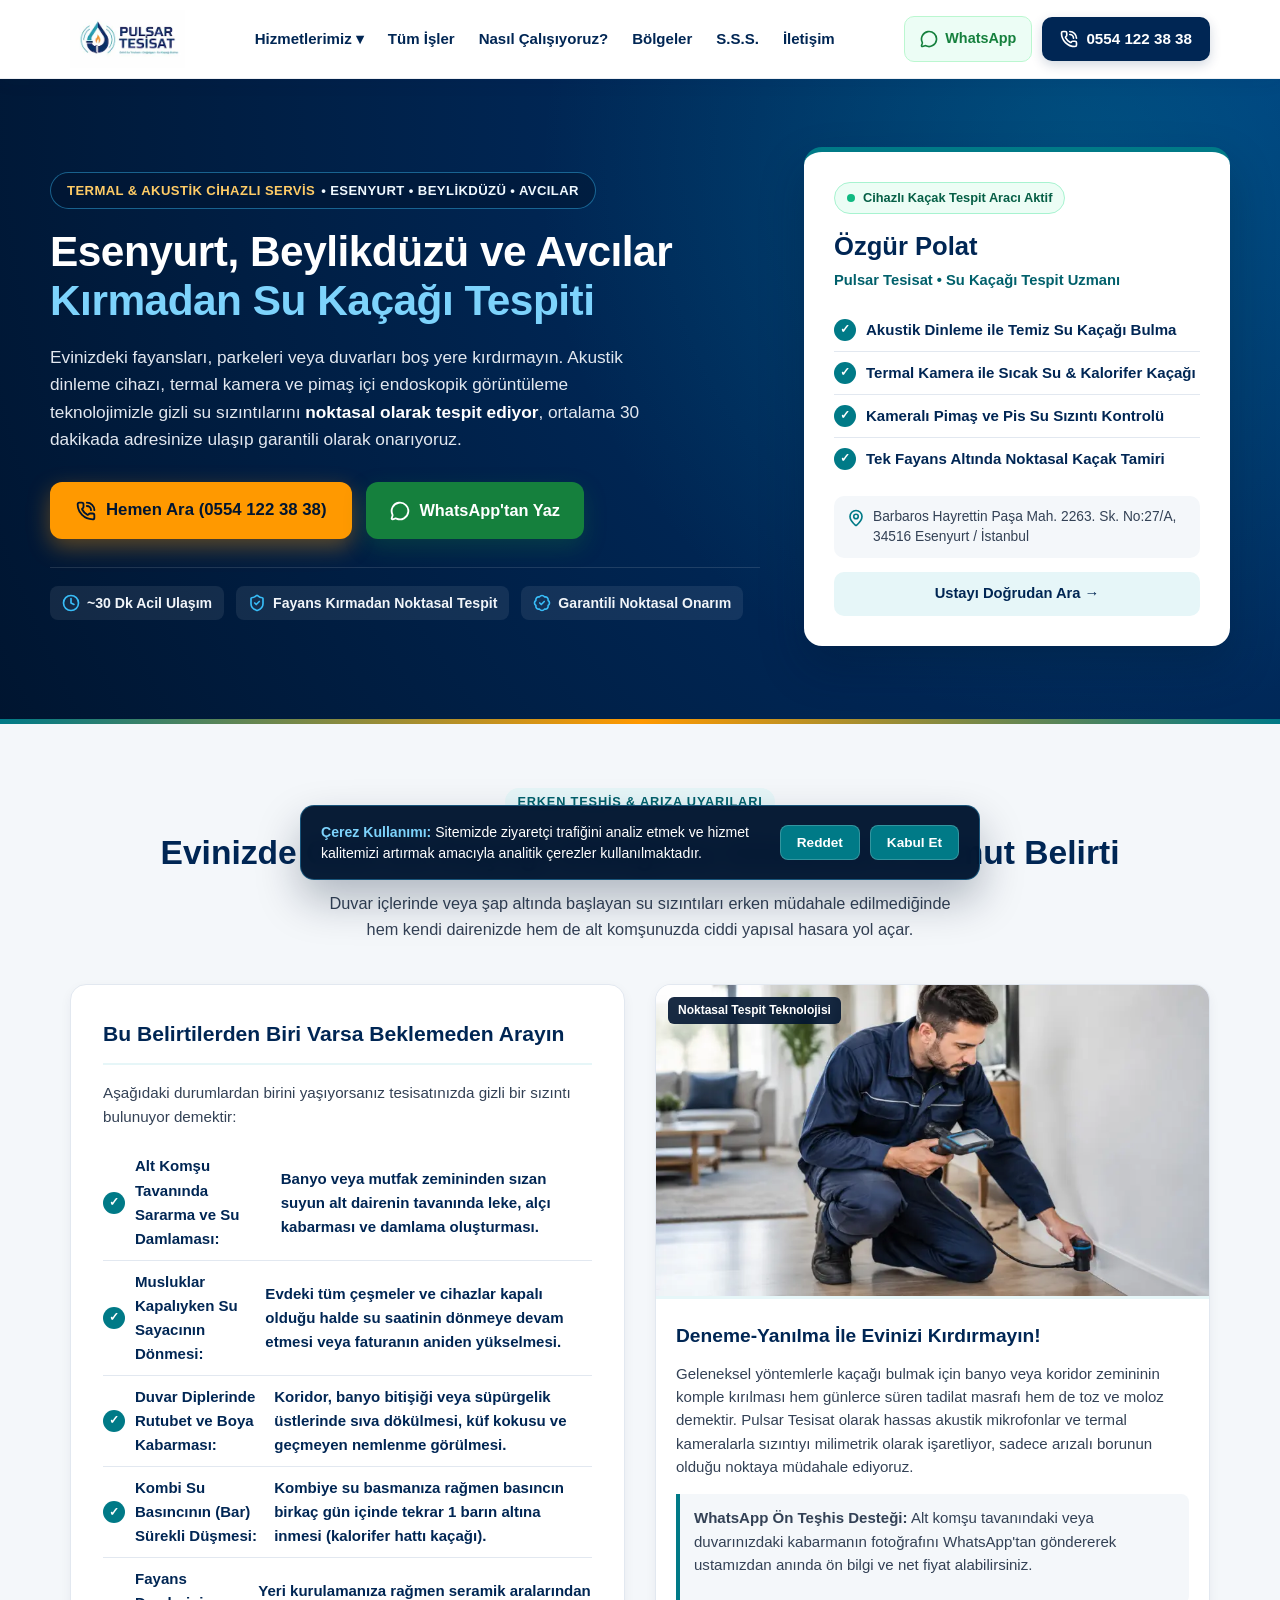
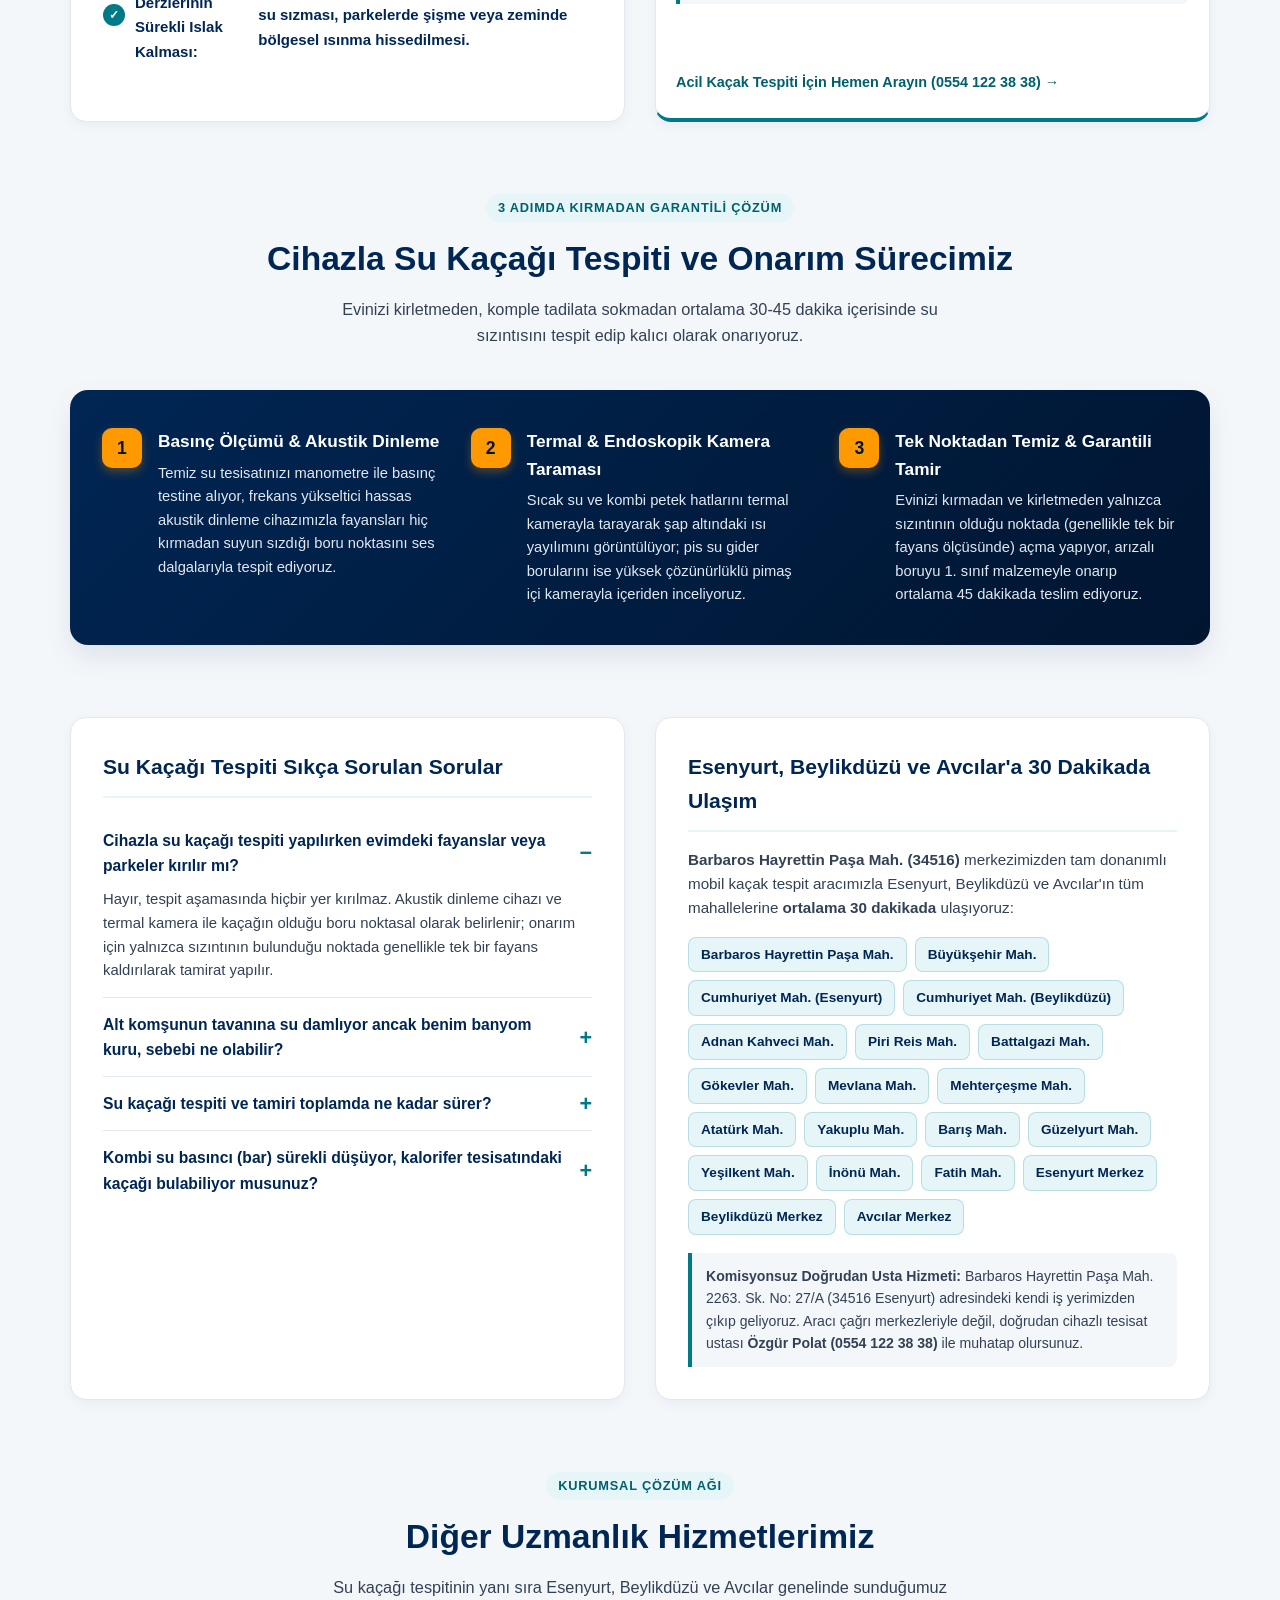
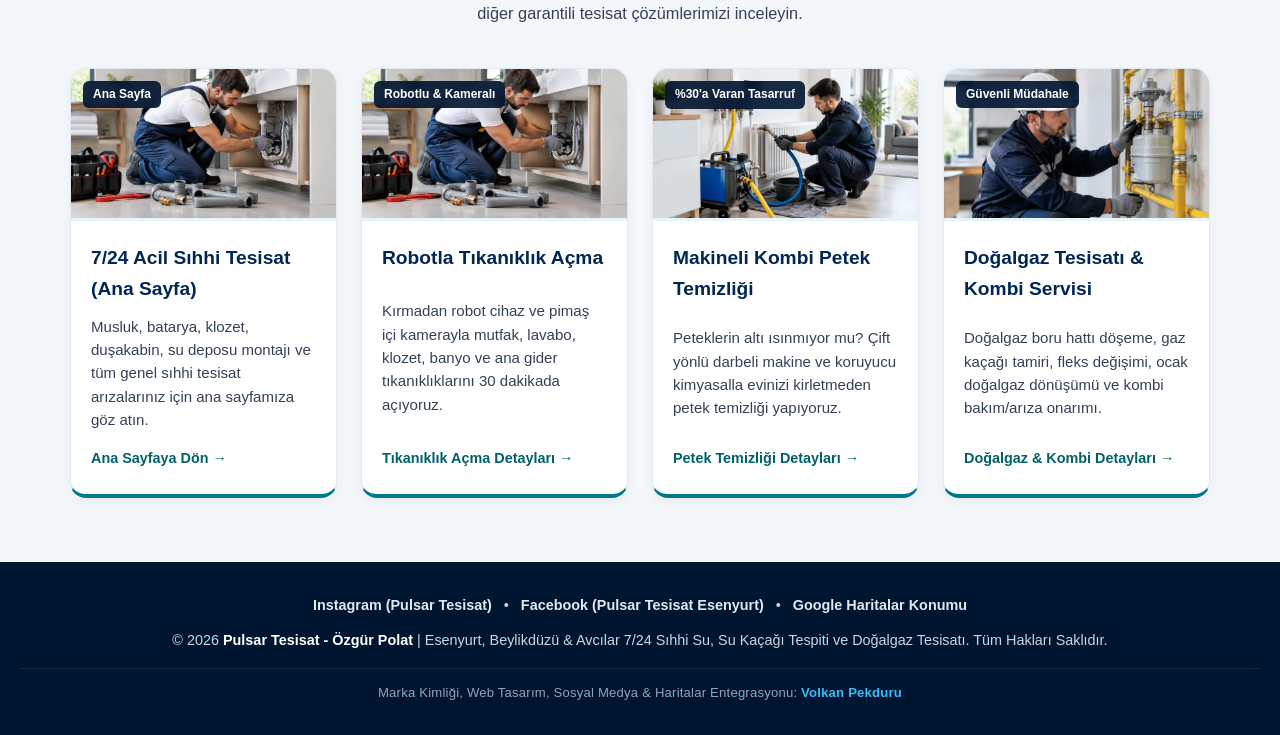
<file: su-kacagi-tespiti.html>
<!doctype html>
<html lang="tr">
  <head>
    <!-- KVKK & 100/100 PageSpeed Google Analytics (G-2M4X80LP5Z) -->
    <script>
      window.dataLayer = window.dataLayer || [];
      function gtag() {
        dataLayer.push(arguments);
      }
      (function () {
        var consentState = "denied";
        try {
          if (localStorage.getItem("pulsar_cookie_consent") === "granted") {
            consentState = "granted";
          }
        } catch (e) {}

        gtag("consent", "default", {
          analytics_storage: consentState,
          ad_storage: "denied",
          ad_user_data: "denied",
          ad_personalization: "denied",
        });
        gtag("js", new Date());
        gtag("config", "G-2M4X80LP5Z");

        var gaLoaded = false;
        function loadGA() {
          if (gaLoaded) return;
          gaLoaded = true;
          var s = document.createElement("script");
          s.async = true;
          s.src = "https://googletagmanager.com" + "/gtag/js?id=G-2M4X80LP5Z";
          document.head.appendChild(s);
        }

        ["scroll", "mousemove", "touchstart", "click", "keydown"].forEach(function (evt) {
          window.addEventListener(evt, loadGA, { once: true, passive: true });
        });
        setTimeout(loadGA, 3500);
      })();
    </script>

    <meta charset="UTF-8" />
    <meta name="viewport" content="width=device-width, initial-scale=1.0" />
    <title>Esenyurt, Beylikdüzü ve Avcılar Kırmadan Su Kaçağı Tespiti | Pulsar Tesisat</title>
    <meta name="description" content="Esenyurt, Beylikdüzü ve Avcılar'da termal kamera ve akustik dinleme cihazıyla kırmadan noktasal su kaçağı tespiti. Ortalama 30 dakikada acil servis: 0554 122 38 38" />
    <meta name="robots" content="index, follow, max-image-preview:large, max-snippet:-1, max-video-preview:-1" />
    <meta name="theme-color" content="#002654" />
    <meta name="geo.region" content="TR-34" />
    <meta name="geo.placename" content="Esenyurt, İstanbul" />
    <meta name="geo.position" content="41.0272691;28.6431282" />
    <meta name="ICBM" content="41.0272691, 28.6431282" />

    <link rel="canonical" href="https://pulsartesisat.com/su-kacagi-tespiti.html" />
    <link rel="icon" href="/favicon.ico?v=1" sizes="any" />
    <link rel="icon" type="image/png" sizes="32x32" href="/assets/images/favicon-32x32.png?v=1" />
    <link rel="icon" type="image/png" sizes="192x192" href="/assets/images/android-chrome-192x192.png?v=1" />
    <link rel="apple-touch-icon" sizes="180x180" href="/assets/images/apple-touch-icon.png?v=1" />
    <link rel="manifest" href="/site.webmanifest?v=1" />

    <!-- Open Graph / WhatsApp & Sosyal Medya Önizleme -->
    <meta property="og:type" content="website" />
    <meta property="og:locale" content="tr_TR" />
    <meta property="og:site_name" content="Pulsar Tesisat" />
    <meta property="og:url" content="https://pulsartesisat.com/su-kacagi-tespiti.html" />
    <meta property="og:title" content="Esenyurt, Beylikdüzü ve Avcılar Kırmadan Su Kaçağı Tespiti | Pulsar Tesisat" />
    <meta property="og:description" content="Fayans ve duvarlarınızı kırmadan termal kamera ve akustik cihazla noktasal su kaçağı bulma ve garantili onarım. 30 dakikada kapınızdayız: 0554 122 38 38" />
    <meta property="og:image" content="https://pulsartesisat.com/assets/images/hizmet-kacak.webp" />
    <meta property="og:image:width" content="840" />
    <meta property="og:image:height" content="472" />

    <!-- Twitter Card -->
    <meta name="twitter:card" content="summary_large_image" />
    <meta name="twitter:title" content="Esenyurt, Beylikdüzü & Avcılar Kırmadan Su Kaçağı Tespiti | Pulsar Tesisat" />
    <meta name="twitter:description" content="Termal kameralı ve akustik dinleme cihazlı kırmadan su kaçağı tespiti. Hemen arayın: 0554 122 38 38" />
    <meta name="twitter:image" content="https://pulsartesisat.com/assets/images/hizmet-kacak.webp" />

    <link rel="stylesheet" href="assets/css/style.css" />

    <!-- 1. Hizmet ve Yerel İşletme (Service + Plumber) Yapısal Veri Şeması (JSON-LD) -->
    <script type="application/ld+json">
      {
        "@context": "https://schema.org",
        "@type": "Service",
        "@id": "https://pulsartesisat.com/su-kacagi-tespiti.html#service",
        "name": "Kırmadan Cihazla, Termal ve Akustik Su Kaçağı Tespiti",
        "serviceType": "Kırmadan Su Kaçağı Tespiti ve Noktasal Sızıntı Onarımı",
        "url": "https://pulsartesisat.com/su-kacagi-tespiti.html",
        "image": "https://pulsartesisat.com/assets/images/hizmet-kacak.webp",
        "description": "Esenyurt, Beylikdüzü ve Avcılar genelinde akustik dinleme cihazı, termal kamera ve pimaş içi endoskopik kamera ile fayans veya duvarları kırmadan noktasal su kaçağı tespiti ve garantili tamiri.",
        "provider": {
          "@type": "Plumber",
          "@id": "https://pulsartesisat.com/#plumber",
          "name": "Pulsar Tesisat",
          "founder": {
            "@type": "Person",
            "name": "Özgür Polat"
          },
          "url": "https://pulsartesisat.com/",
          "logo": {
            "@type": "ImageObject",
            "url": "https://pulsartesisat.com/assets/images/android-chrome-192x192.png",
            "width": 192,
            "height": 192
          },
          "image": "https://pulsartesisat.com/assets/images/hizmet-kacak.webp",
          "telephone": "+905541223838",
          "email": "pulsartesisat@gmail.com",
          "priceRange": "₺₺",
          "address": {
            "@type": "PostalAddress",
            "streetAddress": "Barbaros Hayrettin Paşa Mah. 2263. Sk. No: 27/A",
            "addressLocality": "Esenyurt",
            "addressRegion": "İstanbul",
            "postalCode": "34516",
            "addressCountry": "TR"
          },
          "geo": {
            "@type": "GeoCoordinates",
            "latitude": 41.0272691,
            "longitude": 28.6431282
          },
          "openingHoursSpecification": {
            "@type": "OpeningHoursSpecification",
            "dayOfWeek": ["Monday", "Tuesday", "Wednesday", "Thursday", "Friday", "Saturday", "Sunday"],
            "opens": "00:00",
            "closes": "23:59"
          }
        },
        "areaServed": [
          { "@type": "City", "name": "Esenyurt, İstanbul" },
          { "@type": "City", "name": "Beylikdüzü, İstanbul" },
          { "@type": "City", "name": "Avcılar, İstanbul" },
          { "@type": "Place", "name": "Barbaros Hayrettin Paşa Mahallesi, Esenyurt" },
          { "@type": "Place", "name": "Büyükşehir Mahallesi, Beylikdüzü" },
          { "@type": "Place", "name": "Cumhuriyet Mahallesi, Beylikdüzü" },
          { "@type": "Place", "name": "Cumhuriyet Mahallesi, Esenyurt" },
          { "@type": "Place", "name": "Adnan Kahveci Mahallesi, Beylikdüzü" },
          { "@type": "Place", "name": "Piri Reis Mahallesi, Esenyurt" },
          { "@type": "Place", "name": "Battalgazi Mahallesi, Esenyurt" },
          { "@type": "Place", "name": "Gökevler Mahallesi, Esenyurt" },
          { "@type": "Place", "name": "Mevlana Mahallesi, Esenyurt" },
          { "@type": "Place", "name": "Mehterçeşme Mahallesi, Esenyurt" },
          { "@type": "Place", "name": "Atatürk Mahallesi, Esenyurt" },
          { "@type": "Place", "name": "Yakuplu Mahallesi, Beylikdüzü" },
          { "@type": "Place", "name": "Barış Mahallesi, Beylikdüzü" },
          { "@type": "Place", "name": "Güzelyurt Mahallesi, Esenyurt" },
          { "@type": "Place", "name": "Yeşilkent Mahallesi, Esenyurt" },
          { "@type": "Place", "name": "İnönü Mahallesi, Esenyurt" },
          { "@type": "Place", "name": "Fatih Mahallesi, Esenyurt" }
        ]
      }
    </script>

    <!-- 2. İçerik Haritası (BreadcrumbList) Yapısal Veri Şeması -->
    <script type="application/ld+json">
      {
        "@context": "https://schema.org",
        "@type": "BreadcrumbList",
        "itemListElement": [
          { "@type": "ListItem", "position": 1, "name": "Pulsar Tesisat", "item": "https://pulsartesisat.com/" },
          { "@type": "ListItem", "position": 2, "name": "Kırmadan Su Kaçağı Tespiti", "item": "https://pulsartesisat.com/su-kacagi-tespiti.html" }
        ]
      }
    </script>

    <!-- 3. Sıkça Sorulan Sorular (FAQPage) Yapısal Veri Şeması (JSON-LD) -->
    <script type="application/ld+json">
      {
        "@context": "https://schema.org",
        "@type": "FAQPage",
        "mainEntity": [
          {
            "@type": "Question",
            "name": "Cihazla su kaçağı tespiti yapılırken evimdeki fayanslar veya parkeler kırılır mı?",
            "acceptedAnswer": {
              "@type": "Answer",
              "text": "Hayır, tespit aşamasında hiçbir yer kırılmaz. Akustik dinleme cihazı ve termal kamera ile kaçağın olduğu boru noktasal olarak belirlenir; onarım için yalnızca sızıntının bulunduğu noktada genellikle tek bir fayans kaldırılarak tamirat yapılır."
            }
          },
          {
            "@type": "Question",
            "name": "Alt komşunun tavanına su damlıyor ancak benim banyom kuru, sebebi ne olabilir?",
            "acceptedAnswer": {
              "@type": "Answer",
              "text": "Şap altındaki temiz su borularında, sıcak su hattında veya pimaş gider ek yerlerinde oluşan gizli sızıntılar üst yüzeyde ıslaklık yapmadan doğrudan beton içerisinden alt dairenin tavanına süzülür. Cihazlı ölçümle sızıntının temiz su mu yoksa gider kaynaklı mı olduğunu net olarak ayırıyoruz."
            }
          },
          {
            "@type": "Question",
            "name": "Su kaçağı tespiti ve tamiri toplamda ne kadar sürer?",
            "acceptedAnswer": {
              "@type": "Answer",
              "text": "Cihazlarla noktasal su kaçağı tespiti ortalama 20-30 dakika sürer. Tespit edilen arızalı borunun onarımı ise kaçağın derinliğine ve yerine göre genellikle 30-45 dakika içinde tamamlanarak tesisatınız aynı gün kullanıma açılır."
            }
          },
          {
            "@type": "Question",
            "name": "Kombi su basıncı (bar) sürekli düşüyor, kalorifer tesisatındaki kaçağı bulabiliyor musunuz?",
            "acceptedAnswer": {
              "@type": "Answer",
              "text": "Evet, kalorifer ve sıcak su borularındaki sızıntıları yüksek çözünürlüklü termal kameralarımızla ısı haritası çıkararak parke veya şap altında noktasal olarak tespit ediyor ve kırmadan/dağıtmadan onarıyoruz."
            }
          }
        ]
      }
    </script>
  </head>
  <body>
    <header>
      <div class="nav-container">
        <a href="index.html" class="logo-box" aria-label="Pulsar Tesisat Ana Sayfa">
          <img src="assets/images/logo.webp" alt="Pulsar Tesisat - Esenyurt Beylikdüzü Avcılar Tesisatçı" width="280" height="141" fetchpriority="high" />
        </a>
        <nav class="nav-links" id="navLinks" aria-label="Ana Menü">
          <div class="nav-dropdown">
            <button type="button" class="dropdown-toggle" aria-expanded="false">Hizmetlerimiz ▾</button>
            <div class="dropdown-menu">
              <a href="index.html">Ana Sayfa (Tüm Hizmetler)</a>
              <a href="su-kacagi-tespiti.html">Kırmadan Su Kaçağı Tespiti</a>
              <a href="tikaniklik-acma.html">Robotla Tıkanıklık Açma</a>
              <a href="petek-temizligi.html">Makineli Kombi Petek Temizliği</a>
              <a href="dogalgaz-kombi-servisi.html">Doğalgaz Tesisatı & Kombi Servisi</a>
            </div>
          </div>
          <a href="index.html#tum-hizmetler">Tüm İşler</a>
          <a href="index.html#nasil-calisiyoruz">Nasıl Çalışıyoruz?</a>
          <a href="index.html#bolgeler">Bölgeler</a>
          <a href="#sss">S.S.S.</a>
          <a href="index.html#iletisim">İletişim</a>
        </nav>
        <div class="header-actions">
          <a href="https://wa.me/905541223838?text=Merhaba%20%C3%96zg%C3%BCr%20Usta%2C%20k%C4%B1rmadan%20su%20ka%C3%A7a%C4%9F%C4%B1%20tespiti%20i%C3%A7in%20ula%C5%9F%C4%B1yorum." target="_blank" rel="noopener" class="header-wp" aria-label="WhatsApp Hızlı Mesaj">
            <svg class="icon" viewBox="0 0 24 24" aria-hidden="true">
              <path d="M2.992 16.342a2 2 0 0 1 .094 1.167l-1.065 3.29a1 1 0 0 0 1.236 1.168l3.413-.998a2 2 0 0 1 1.099.092 10 10 0 1 0-4.777-4.719" />
            </svg>
            <span>WhatsApp</span>
          </a>
          <a href="tel:+905541223838" class="header-cta" aria-label="0554 122 38 38 Hemen Ara">
            <svg class="icon" viewBox="0 0 24 24" aria-hidden="true">
              <path d="M13 2a9 9 0 0 1 9 9" />
              <path d="M13 6a5 5 0 0 1 5 5" />
              <path d="M13.832 16.568a1 1 0 0 0 1.213-.303l.355-.465A2 2 0 0 1 17 15h3a2 2 0 0 1 2 2v3a2 2 0 0 1-2 2A18 18 0 0 1 2 4a2 2 0 0 1 2-2h3a2 2 0 0 1 2 2v3a2 2 0 0 1-.8 1.6l-.468.351a1 1 0 0 0-.292 1.233 14 14 0 0 0 6.392 6.384" />
            </svg>
            <span>0554 122 38 38</span>
          </a>
          <button type="button" class="mobile-menu-btn" id="mobileMenuBtn" aria-label="Menüyü Aç veya Kapat" aria-expanded="false">☰</button>
        </div>
      </div>
    </header>

    <main>
      <!-- Bölüm 1: Giriş (Hero) Alanı -->
      <section class="hero">
        <div class="hero-container">
          <div class="hero-content">
            <div class="badge-247">
              <span class="badge-highlight">TERMAL &amp; AKUSTİK CİHAZLI SERVİS</span>
              <span>• ESENYURT • BEYLİKDÜZÜ • AVCILAR</span>
            </div>
            <h1>Esenyurt, Beylikdüzü ve Avcılar <span class="text-gradient">Kırmadan Su Kaçağı Tespiti</span></h1>
            <p>
              Evinizdeki fayansları, parkeleri veya duvarları boş yere kırdırmayın. Akustik dinleme cihazı, termal kamera ve pimaş içi endoskopik görüntüleme teknolojimizle gizli su sızıntılarını <strong>noktasal olarak tespit ediyor</strong>, ortalama 30 dakikada adresinize ulaşıp garantili olarak
              onarıyoruz.
            </p>
            <div class="hero-buttons">
              <a href="tel:+905541223838" class="btn-call">
                <svg class="icon icon-md" viewBox="0 0 24 24" aria-hidden="true">
                  <path d="M13 2a9 9 0 0 1 9 9" />
                  <path d="M13 6a5 5 0 0 1 5 5" />
                  <path d="M13.832 16.568a1 1 0 0 0 1.213-.303l.355-.465A2 2 0 0 1 17 15h3a2 2 0 0 1 2 2v3a2 2 0 0 1-2 2A18 18 0 0 1 2 4a2 2 0 0 1 2-2h3a2 2 0 0 1 2 2v3a2 2 0 0 1-.8 1.6l-.468.351a1 1 0 0 0-.292 1.233 14 14 0 0 0 6.392 6.384" />
                </svg>
                Hemen Ara (0554 122 38 38)
              </a>
              <a href="https://wa.me/905541223838?text=Merhaba%20%C3%96zg%C3%BCr%20Usta%2C%20k%C4%B1rmadan%20su%20ka%C3%A7a%C4%9F%C4%B1%20tespiti%20i%C3%A7in%20ula%C5%9F%C4%B1yorum." target="_blank" rel="noopener" class="btn-wp">
                <svg class="icon icon-md" viewBox="0 0 24 24" aria-hidden="true">
                  <path d="M2.992 16.342a2 2 0 0 1 .094 1.167l-1.065 3.29a1 1 0 0 0 1.236 1.168l3.413-.998a2 2 0 0 1 1.099.092 10 10 0 1 0-4.777-4.719" />
                </svg>
                WhatsApp'tan Yaz
              </a>
            </div>

            <div class="hero-trust-strip">
              <div class="trust-pill">
                <svg class="icon icon-teal" viewBox="0 0 24 24" aria-hidden="true">
                  <circle cx="12" cy="12" r="10" />
                  <path d="M12 6v6l4 2" />
                </svg>
                <span>~30 Dk Acil Ulaşım</span>
              </div>
              <div class="trust-pill">
                <svg class="icon icon-teal" viewBox="0 0 24 24" aria-hidden="true">
                  <path d="M20 13c0 5-3.5 7.5-7.66 8.95a1 1 0 0 1-.67-.01C7.5 20.5 4 18 4 13V6a1 1 0 0 1 1-1c2 0 4.5-1.2 6.24-2.72a1.17 1.17 0 0 1 1.52 0C14.51 3.81 17 5 19 5a1 1 0 0 1 1 1z" />
                  <path d="m9 12 2 2 4-4" />
                </svg>
                <span>Fayans Kırmadan Noktasal Tespit</span>
              </div>
              <div class="trust-pill">
                <svg class="icon icon-teal" viewBox="0 0 24 24" aria-hidden="true">
                  <path d="M3.85 8.62a4 4 0 0 1 4.78-4.77 4 4 0 0 1 6.74 0 4 4 0 0 1 4.78 4.78 4 4 0 0 1 0 6.74 4 4 0 0 1-4.77 4.78 4 4 0 0 1-6.75 0 4 4 0 0 1-4.78-4.77 4 4 0 0 1 0-6.76Z" />
                  <path d="m9 12 2 2 4-4" />
                </svg>
                <span>Garantili Noktasal Onarım</span>
              </div>
            </div>
          </div>

          <aside class="master-card" aria-label="Yetkili Usta Bilgileri">
            <div class="live-status">
              <span class="pulse-dot"></span>
              Cihazlı Kaçak Tespit Aracı Aktif
            </div>
            <h2>Özgür Polat</h2>
            <span class="master-role">Pulsar Tesisat • Su Kaçağı Tespit Uzmanı</span>
            <ul class="check-list">
              <li>Akustik Dinleme ile Temiz Su Kaçağı Bulma</li>
              <li>Termal Kamera ile Sıcak Su &amp; Kalorifer Kaçağı</li>
              <li>Kameralı Pimaş ve Pis Su Sızıntı Kontrolü</li>
              <li>Tek Fayans Altında Noktasal Kaçak Tamiri</li>
            </ul>
            <div class="master-address">
              <svg class="icon icon-pin" viewBox="0 0 24 24" aria-hidden="true">
                <path d="M20 10c0 4.993-5.539 10.193-7.399 11.799a1 1 0 0 1-1.202 0C9.539 20.193 4 14.993 4 10a8 8 0 0 1 16 0" />
                <circle cx="12" cy="10" r="3" />
              </svg>
              <span>Barbaros Hayrettin Paşa Mah. 2263. Sk. No:27/A, 34516 Esenyurt / İstanbul</span>
            </div>
            <a href="tel:+905541223838" class="master-card-cta"> Ustayı Doğrudan Ara → </a>
          </aside>
        </div>
      </section>

      <!-- Bölüm 2: Sorun Belirtileri -->
      <section class="section" id="belirtiler">
        <div class="section-title">
          <span class="section-tag">Erken Teşhis &amp; Arıza Uyarıları</span>
          <h2>Evinizde Gizli Su Kaçağı Olduğunu Gösteren 5 Somut Belirti</h2>
          <p>Duvar içlerinde veya şap altında başlayan su sızıntıları erken müdahale edilmediğinde hem kendi dairenizde hem de alt komşunuzda ciddi yapısal hasara yol açar.</p>
        </div>

        <div class="info-grid">
          <div class="card-panel">
            <h2>Bu Belirtilerden Biri Varsa Beklemeden Arayın</h2>
            <p class="panel-desc">Aşağıdaki durumlardan birini yaşıyorsanız tesisatınızda gizli bir sızıntı bulunuyor demektir:</p>
            <ul class="check-list">
              <li><strong>Alt Komşu Tavanında Sararma ve Su Damlaması:</strong> Banyo veya mutfak zemininden sızan suyun alt dairenin tavanında leke, alçı kabarması ve damlama oluşturması.</li>
              <li><strong>Musluklar Kapalıyken Su Sayacının Dönmesi:</strong> Evdeki tüm çeşmeler ve cihazlar kapalı olduğu halde su saatinin dönmeye devam etmesi veya faturanın aniden yükselmesi.</li>
              <li><strong>Duvar Diplerinde Rutubet ve Boya Kabarması:</strong> Koridor, banyo bitişiği veya süpürgelik üstlerinde sıva dökülmesi, küf kokusu ve geçmeyen nemlenme görülmesi.</li>
              <li><strong>Kombi Su Basıncının (Bar) Sürekli Düşmesi:</strong> Kombiye su basmanıza rağmen basıncın birkaç gün içinde tekrar 1 barın altına inmesi (kalorifer hattı kaçağı).</li>
              <li><strong>Fayans Derzlerinin Sürekli Islak Kalması:</strong> Yeri kurulamanıza rağmen seramik aralarından su sızması, parkelerde şişme veya zeminde bölgesel ısınma hissedilmesi.</li>
            </ul>
          </div>

          <div class="service-card">
            <div class="service-img-wrap">
              <span class="service-badge">Noktasal Tespit Teknolojisi</span>
              <img src="assets/images/hizmet-kacak.webp" alt="Esenyurt Beylikdüzü Avcılar Akustik Cihazla ve Termal Kamerayla Kırmadan Su Kaçağı Tespiti" class="service-img" width="840" height="472" loading="lazy" />
            </div>
            <div class="service-body">
              <div>
                <h3>Deneme-Yanılma İle Evinizi Kırdırmayın!</h3>
                <p>
                  Geleneksel yöntemlerle kaçağı bulmak için banyo veya koridor zemininin komple kırılması hem günlerce süren tadilat masrafı hem de toz ve moloz demektir. Pulsar Tesisat olarak hassas akustik mikrofonlar ve termal kameralarla sızıntıyı milimetrik olarak işaretliyor, sadece arızalı
                  borunun olduğu noktaya müdahale ediyoruz.
                </p>
                <div class="local-seo-note">
                  <p><strong>WhatsApp Ön Teşhis Desteği:</strong> Alt komşu tavanındaki veya duvarınızdaki kabarmanın fotoğrafını WhatsApp'tan göndererek ustamızdan anında ön bilgi ve net fiyat alabilirsiniz.</p>
                </div>
              </div>
              <a href="tel:+905541223838" class="service-link">Acil Kaçak Tespiti İçin Hemen Arayın (0554 122 38 38) →</a>
            </div>
          </div>
        </div>
      </section>

      <!-- Bölüm 3: Adım Adım Çözüm Süreci -->
      <section class="section section-tight-top" id="cozum-sureci">
        <div class="section-title">
          <span class="section-tag">3 Adımda Kırmadan Garantili Çözüm</span>
          <h2>Cihazla Su Kaçağı Tespiti ve Onarım Sürecimiz</h2>
          <p>Evinizi kirletmeden, komple tadilata sokmadan ortalama 30-45 dakika içerisinde su sızıntısını tespit edip kalıcı olarak onarıyoruz.</p>
        </div>

        <div class="steps-box">
          <div class="step-item">
            <div class="step-num">1</div>
            <div>
              <h3>Basınç Ölçümü &amp; Akustik Dinleme</h3>
              <p>Temiz su tesisatınızı manometre ile basınç testine alıyor, frekans yükseltici hassas akustik dinleme cihazımızla fayansları hiç kırmadan suyun sızdığı boru noktasını ses dalgalarıyla tespit ediyoruz.</p>
            </div>
          </div>
          <div class="step-item">
            <div class="step-num">2</div>
            <div>
              <h3>Termal &amp; Endoskopik Kamera Taraması</h3>
              <p>Sıcak su ve kombi petek hatlarını termal kamerayla tarayarak şap altındaki ısı yayılımını görüntülüyor; pis su gider borularını ise yüksek çözünürlüklü pimaş içi kamerayla içeriden inceliyoruz.</p>
            </div>
          </div>
          <div class="step-item">
            <div class="step-num">3</div>
            <div>
              <h3>Tek Noktadan Temiz &amp; Garantili Tamir</h3>
              <p>Evinizi kırmadan ve kirletmeden yalnızca sızıntının olduğu noktada (genellikle tek bir fayans ölçüsünde) açma yapıyor, arızalı boruyu 1. sınıf malzemeyle onarıp ortalama 45 dakikada teslim ediyoruz.</p>
            </div>
          </div>
        </div>
      </section>

      <!-- Bölüm 4 (Hizmete Özel S.S.S.) & Bölüm 5 (Bölgesel Ulaşım) -->
      <section class="section section-tight-top" id="sss-ve-bolgeler">
        <div class="info-grid">
          <!-- Bölüm 4: Hizmete Özel S.S.S. -->
          <div class="card-panel" id="sss">
            <h2>Su Kaçağı Tespiti Sıkça Sorulan Sorular</h2>
            <details open>
              <summary>Cihazla su kaçağı tespiti yapılırken evimdeki fayanslar veya parkeler kırılır mı?</summary>
              <p>Hayır, tespit aşamasında hiçbir yer kırılmaz. Akustik dinleme cihazı ve termal kamera ile kaçağın olduğu boru noktasal olarak belirlenir; onarım için yalnızca sızıntının bulunduğu noktada genellikle tek bir fayans kaldırılarak tamirat yapılır.</p>
            </details>
            <details>
              <summary>Alt komşunun tavanına su damlıyor ancak benim banyom kuru, sebebi ne olabilir?</summary>
              <p>
                Şap altındaki temiz su borularında, sıcak su hattında veya pimaş gider ek yerlerinde oluşan gizli sızıntılar üst yüzeyde ıslaklık yapmadan doğrudan beton içerisinden alt dairenin tavanına süzülür. Cihazlı ölçümle sızıntının temiz su mu yoksa gider kaynaklı mı olduğunu net olarak
                ayırıyoruz.
              </p>
            </details>
            <details>
              <summary>Su kaçağı tespiti ve tamiri toplamda ne kadar sürer?</summary>
              <p>Cihazlarla noktasal su kaçağı tespiti ortalama 20-30 dakika sürer. Tespit edilen arızalı borunun onarımı ise kaçağın derinliğine ve yerine göre genellikle 30-45 dakika içinde tamamlanarak tesisatınız aynı gün kullanıma açılır.</p>
            </details>
            <details>
              <summary>Kombi su basıncı (bar) sürekli düşüyor, kalorifer tesisatındaki kaçağı bulabiliyor musunuz?</summary>
              <p>Evet, kalorifer ve sıcak su borularındaki sızıntıları yüksek çözünürlüklü termal kameralarımızla ısı haritası çıkararak parke veya şap altında noktasal olarak tespit ediyor ve kırmadan/dağıtmadan onarıyoruz.</p>
            </details>
          </div>

          <!-- Bölüm 5: Bölgesel Ulaşım -->
          <div class="card-panel" id="bolgesel-ulasim">
            <h2>Esenyurt, Beylikdüzü ve Avcılar'a 30 Dakikada Ulaşım</h2>
            <p class="panel-desc"><strong>Barbaros Hayrettin Paşa Mah. (34516)</strong> merkezimizden tam donanımlı mobil kaçak tespit aracımızla Esenyurt, Beylikdüzü ve Avcılar'ın tüm mahallelerine <strong>ortalama 30 dakikada</strong> ulaşıyoruz:</p>
            <div class="neighborhood-tags" role="list">
              <span class="tag" role="listitem">Barbaros Hayrettin Paşa Mah.</span>
              <span class="tag" role="listitem">Büyükşehir Mah.</span>
              <span class="tag" role="listitem">Cumhuriyet Mah. (Esenyurt)</span>
              <span class="tag" role="listitem">Cumhuriyet Mah. (Beylikdüzü)</span>
              <span class="tag" role="listitem">Adnan Kahveci Mah.</span>
              <span class="tag" role="listitem">Piri Reis Mah.</span>
              <span class="tag" role="listitem">Battalgazi Mah.</span>
              <span class="tag" role="listitem">Gökevler Mah.</span>
              <span class="tag" role="listitem">Mevlana Mah.</span>
              <span class="tag" role="listitem">Mehterçeşme Mah.</span>
              <span class="tag" role="listitem">Atatürk Mah.</span>
              <span class="tag" role="listitem">Yakuplu Mah.</span>
              <span class="tag" role="listitem">Barış Mah.</span>
              <span class="tag" role="listitem">Güzelyurt Mah.</span>
              <span class="tag" role="listitem">Yeşilkent Mah.</span>
              <span class="tag" role="listitem">İnönü Mah.</span>
              <span class="tag" role="listitem">Fatih Mah.</span>
              <span class="tag" role="listitem">Esenyurt Merkez</span>
              <span class="tag" role="listitem">Beylikdüzü Merkez</span>
              <span class="tag" role="listitem">Avcılar Merkez</span>
            </div>
            <div class="local-seo-note">
              <p>
                <strong>Komisyonsuz Doğrudan Usta Hizmeti:</strong> Barbaros Hayrettin Paşa Mah. 2263. Sk. No: 27/A (34516 Esenyurt) adresindeki kendi iş yerimizden çıkıp geliyoruz. Aracı çağrı merkezleriyle değil, doğrudan cihazlı tesisat ustası <strong>Özgür Polat (0554 122 38 38)</strong> ile
                muhatap olursunuz.
              </p>
            </div>
          </div>
        </div>
      </section>

      <!-- Bölüm 6: Diğer Hizmetler İç Linkleme -->
      <section class="section section-tight-top" id="diger-hizmetler">
        <div class="section-title">
          <span class="section-tag">Kurumsal Çözüm Ağı</span>
          <h2>Diğer Uzmanlık Hizmetlerimiz</h2>
          <p>Su kaçağı tespitinin yanı sıra Esenyurt, Beylikdüzü ve Avcılar genelinde sunduğumuz diğer garantili tesisat çözümlerimizi inceleyin.</p>
        </div>

        <div class="services-grid">
          <article class="service-card">
            <div class="service-img-wrap">
              <span class="service-badge">Ana Sayfa</span>
              <img src="assets/images/hizmet-sihhi.webp" alt="Pulsar Tesisat Ana Sayfa - 7/24 Acil Sıhhi Su Tesisatı ve Onarım" class="service-img" width="840" height="472" loading="lazy" />
            </div>
            <div class="service-body">
              <h3>7/24 Acil Sıhhi Tesisat (Ana Sayfa)</h3>
              <p>Musluk, batarya, klozet, duşakabin, su deposu montajı ve tüm genel sıhhi tesisat arızalarınız için ana sayfamıza göz atın.</p>
              <a href="index.html" class="service-link">Ana Sayfaya Dön →</a>
            </div>
          </article>

          <article class="service-card">
            <div class="service-img-wrap">
              <span class="service-badge">Robotlu &amp; Kameralı</span>
              <img src="assets/images/hizmet-sihhi.webp" alt="Robotla ve Kameralı Lavabo, Mutfak, Klozet ve Gider Tıkanıklığı Açma" class="service-img" width="840" height="472" loading="lazy" />
            </div>
            <div class="service-body">
              <h3>Robotla Tıkanıklık Açma</h3>
              <p>Kırmadan robot cihaz ve pimaş içi kamerayla mutfak, lavabo, klozet, banyo ve ana gider tıkanıklıklarını 30 dakikada açıyoruz.</p>
              <a href="tikaniklik-acma.html" class="service-link">Tıkanıklık Açma Detayları →</a>
            </div>
          </article>

          <article class="service-card">
            <div class="service-img-wrap">
              <span class="service-badge">%30'a Varan Tasarruf</span>
              <img src="assets/images/hizmet-petek.webp" alt="Makineli ve İlaçlı Kombi Petek Temizliği Hizmeti" class="service-img" width="840" height="472" loading="lazy" />
            </div>
            <div class="service-body">
              <h3>Makineli Kombi Petek Temizliği</h3>
              <p>Peteklerin altı ısınmıyor mu? Çift yönlü darbeli makine ve koruyucu kimyasalla evinizi kirletmeden petek temizliği yapıyoruz.</p>
              <a href="petek-temizligi.html" class="service-link">Petek Temizliği Detayları →</a>
            </div>
          </article>

          <article class="service-card">
            <div class="service-img-wrap">
              <span class="service-badge">Güvenli Müdahale</span>
              <img src="assets/images/hizmet-dogalgaz.webp" alt="Doğalgaz Tesisatı, Ocak Dönüşümü ve Kombi Bakım Arıza Servisi" class="service-img" width="840" height="472" loading="lazy" />
            </div>
            <div class="service-body">
              <h3>Doğalgaz Tesisatı &amp; Kombi Servisi</h3>
              <p>Doğalgaz boru hattı döşeme, gaz kaçağı tamiri, fleks değişimi, ocak doğalgaz dönüşümü ve kombi bakım/arıza onarımı.</p>
              <a href="dogalgaz-kombi-servisi.html" class="service-link">Doğalgaz &amp; Kombi Detayları →</a>
            </div>
          </article>
        </div>
      </section>
    </main>

    <footer>
      <div class="footer-container">
        <div class="footer-socials">
          <a href="https://www.instagram.com/pulsartesisat" target="_blank" rel="noopener">Instagram (Pulsar Tesisat)</a>
          <span>•</span>
          <a href="https://www.facebook.com/pulsartesisatesenyurt" target="_blank" rel="noopener">Facebook (Pulsar Tesisat Esenyurt)</a>
          <span>•</span>
          <a href="https://maps.app.goo.gl/ySVfVjNS8mh7vHLx8" target="_blank" rel="noopener">Google Haritalar Konumu</a>
        </div>
        <p>© <span id="currentYear">2026</span> <strong>Pulsar Tesisat - Özgür Polat</strong> | Esenyurt, Beylikdüzü &amp; Avcılar 7/24 Sıhhi Su, Su Kaçağı Tespiti ve Doğalgaz Tesisatı. Tüm Hakları Saklıdır.</p>
      </div>
      <div class="agency-signature">
        Marka Kimliği, Web Tasarım, Sosyal Medya &amp; Haritalar Entegrasyonu:
        <a href="https://wa.me/volkanpekduru" target="_blank" rel="noopener">Volkan Pekduru</a>
      </div>
    </footer>

    <!-- Mobil Sabit Arama & WhatsApp Barı -->
    <div class="mobile-sticky-bar" role="region" aria-label="Hızlı İletişim Çubuğu">
      <a href="tel:+905541223838" class="sticky-call">
        <svg class="icon" viewBox="0 0 24 24" aria-hidden="true">
          <path d="M13 2a9 9 0 0 1 9 9" />
          <path d="M13 6a5 5 0 0 1 5 5" />
          <path d="M13.832 16.568a1 1 0 0 0 1.213-.303l.355-.465A2 2 0 0 1 17 15h3a2 2 0 0 1 2 2v3a2 2 0 0 1-2 2A18 18 0 0 1 2 4a2 2 0 0 1 2-2h3a2 2 0 0 1 2 2v3a2 2 0 0 1-.8 1.6l-.468.351a1 1 0 0 0-.292 1.233 14 14 0 0 0 6.392 6.384" />
        </svg>
        Hemen Ara
      </a>
      <a href="https://wa.me/905541223838?text=Merhaba%20%C3%96zg%C3%BCr%20Usta%2C%20k%C4%B1rmadan%20su%20ka%C3%A7a%C4%9F%C4%B1%20tespiti%20i%C3%A7in%20ula%C5%9F%C4%B1yorum." target="_blank" rel="noopener" class="sticky-wp">
        <svg class="icon" viewBox="0 0 24 24" aria-hidden="true">
          <path d="M2.992 16.342a2 2 0 0 1 .094 1.167l-1.065 3.29a1 1 0 0 0 1.236 1.168l3.413-.998a2 2 0 0 1 1.099.092 10 10 0 1 0-4.777-4.719" />
        </svg>
        WhatsApp'tan Yaz
      </a>
    </div>

    <script src="assets/js/main.js" defer></script>
  </body>
</html>
</file>
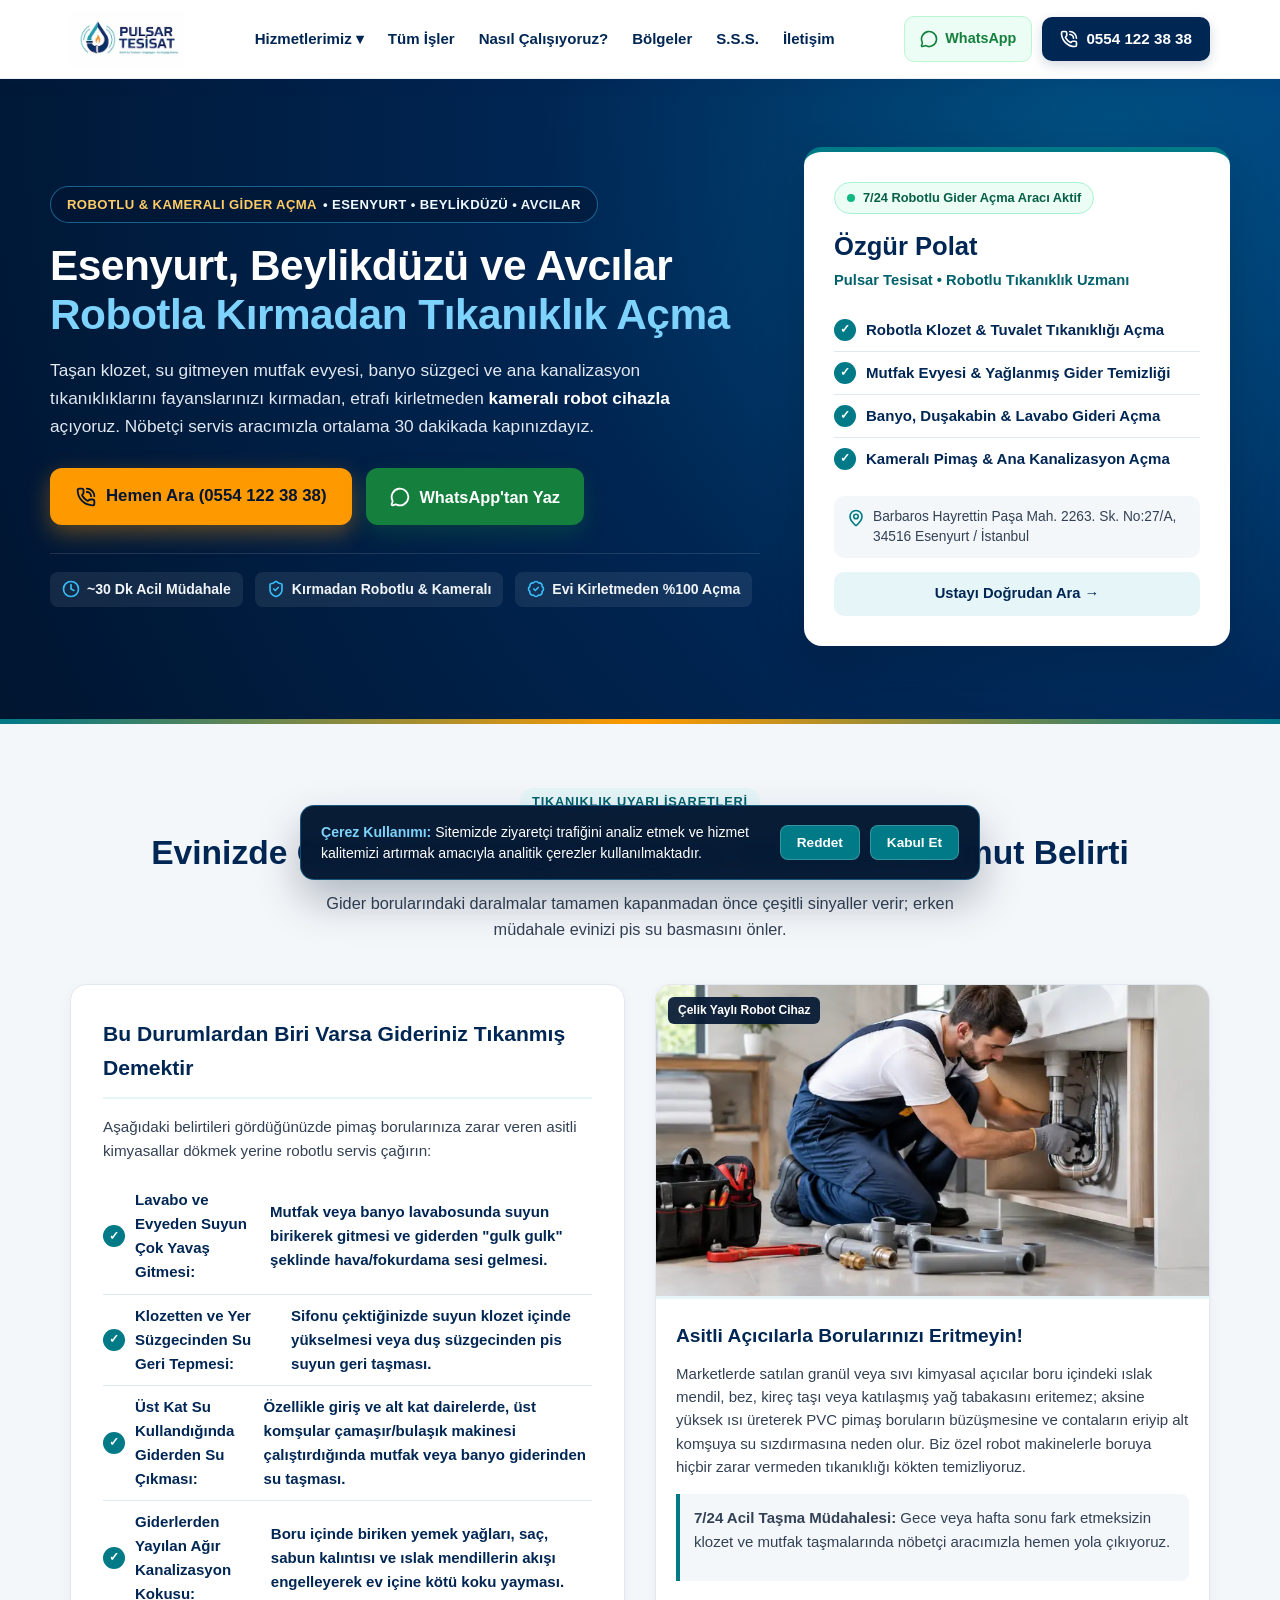
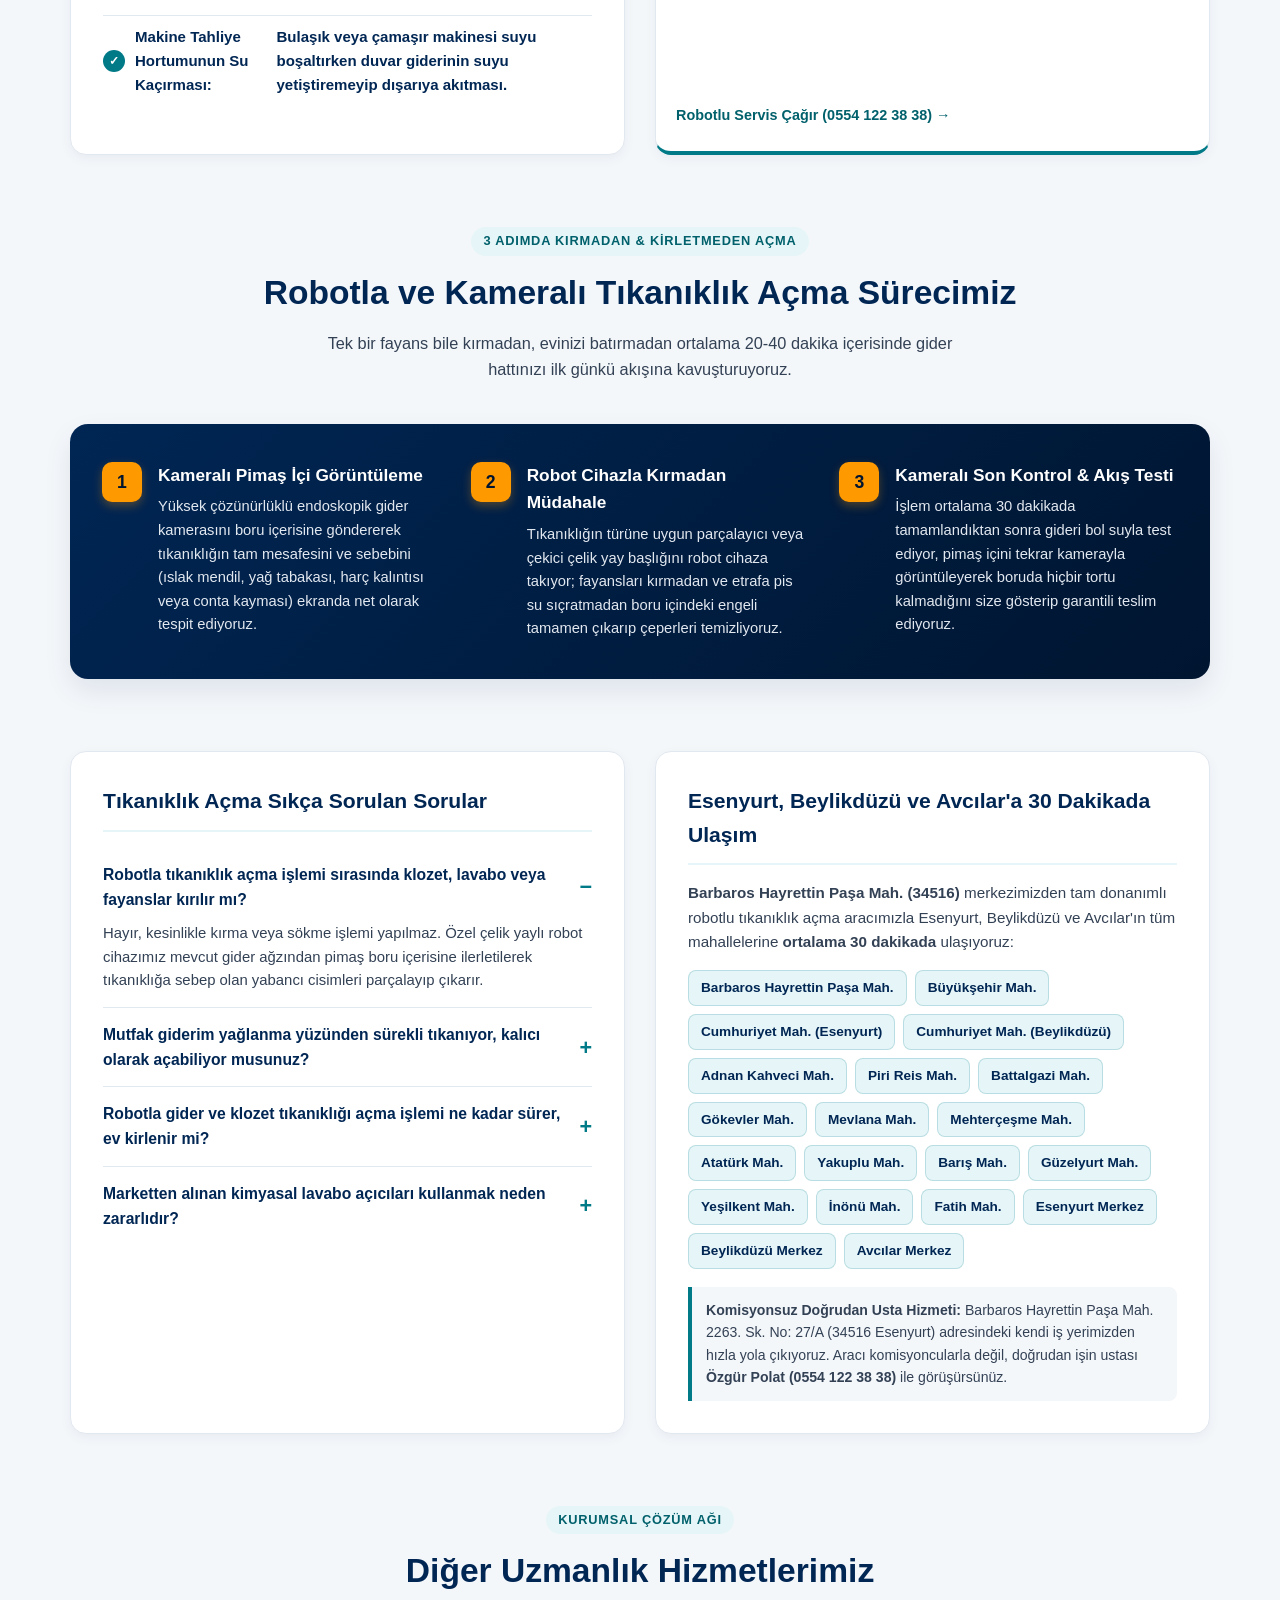
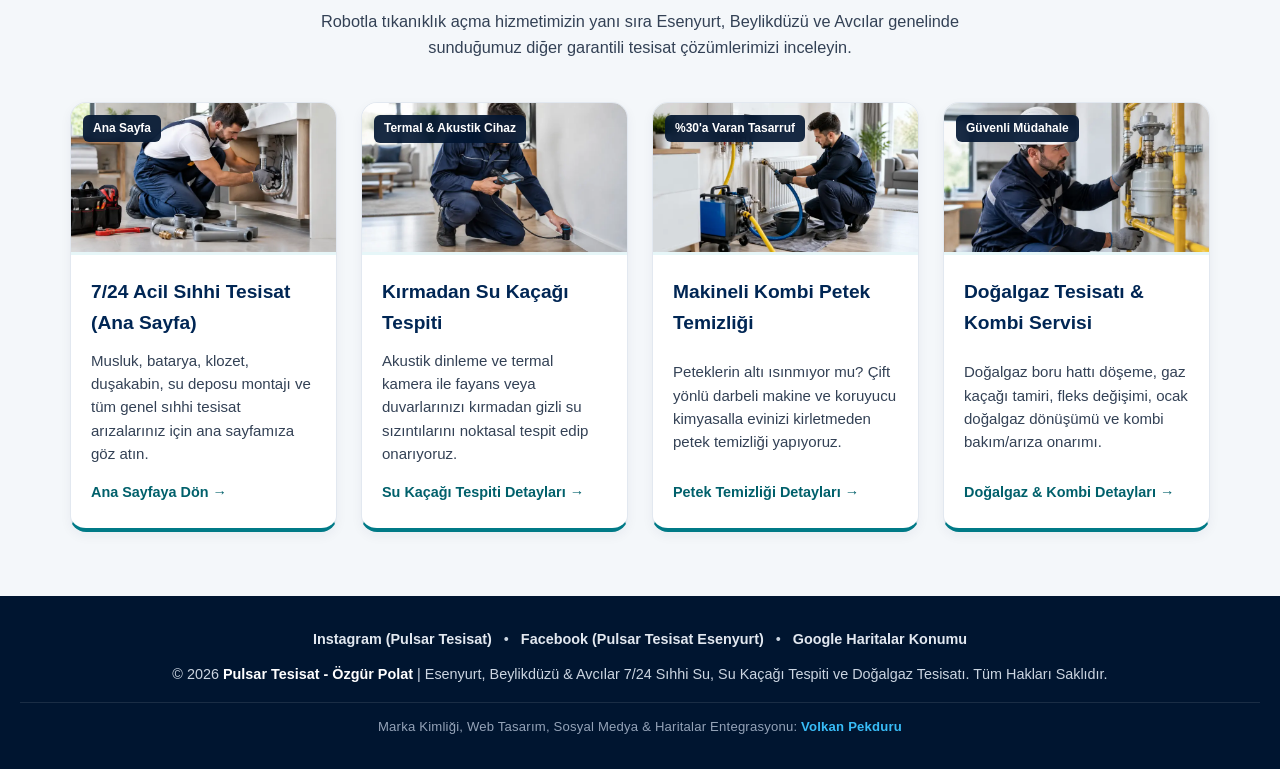
<file: tikaniklik-acma.html>
<!doctype html>
<html lang="tr">
  <head>
    <!-- KVKK & 100/100 PageSpeed Google Analytics (G-2M4X80LP5Z) -->
    <script>
      window.dataLayer = window.dataLayer || [];
      function gtag() {
        dataLayer.push(arguments);
      }
      (function () {
        var consentState = "denied";
        try {
          if (localStorage.getItem("pulsar_cookie_consent") === "granted") {
            consentState = "granted";
          }
        } catch (e) {}

        gtag("consent", "default", {
          analytics_storage: consentState,
          ad_storage: "denied",
          ad_user_data: "denied",
          ad_personalization: "denied",
        });
        gtag("js", new Date());
        gtag("config", "G-2M4X80LP5Z");

        var gaLoaded = false;
        function loadGA() {
          if (gaLoaded) return;
          gaLoaded = true;
          var s = document.createElement("script");
          s.async = true;
          s.src = "https://googletagmanager.com" + "/gtag/js?id=G-2M4X80LP5Z";
          document.head.appendChild(s);
        }

        ["scroll", "mousemove", "touchstart", "click", "keydown"].forEach(function (evt) {
          window.addEventListener(evt, loadGA, { once: true, passive: true });
        });
        setTimeout(loadGA, 3500);
      })();
    </script>

    <meta charset="UTF-8" />
    <meta name="viewport" content="width=device-width, initial-scale=1.0" />
    <title>Esenyurt, Beylikdüzü ve Avcılar Robotla Tıkanıklık Açma | Pulsar Tesisat</title>
    <meta name="description" content="Esenyurt, Beylikdüzü ve Avcılar'da kırmadan robot cihazla ve kameralı lavabo, mutfak, klozet, banyo ve ana gider tıkanıklığı açma. 30 dakikada acil servis: 0554 122 38 38" />
    <meta name="robots" content="index, follow, max-image-preview:large, max-snippet:-1, max-video-preview:-1" />
    <meta name="theme-color" content="#002654" />
    <meta name="geo.region" content="TR-34" />
    <meta name="geo.placename" content="Esenyurt, İstanbul" />
    <meta name="geo.position" content="41.0272691;28.6431282" />
    <meta name="ICBM" content="41.0272691, 28.6431282" />

    <link rel="canonical" href="https://pulsartesisat.com/tikaniklik-acma.html" />
    <link rel="icon" href="/favicon.ico?v=1" sizes="any" />
    <link rel="icon" type="image/png" sizes="32x32" href="/assets/images/favicon-32x32.png?v=1" />
    <link rel="icon" type="image/png" sizes="192x192" href="/assets/images/android-chrome-192x192.png?v=1" />
    <link rel="apple-touch-icon" sizes="180x180" href="/assets/images/apple-touch-icon.png?v=1" />
    <link rel="manifest" href="/site.webmanifest?v=1" />

    <!-- Open Graph / WhatsApp & Sosyal Medya Önizleme -->
    <meta property="og:type" content="website" />
    <meta property="og:locale" content="tr_TR" />
    <meta property="og:site_name" content="Pulsar Tesisat" />
    <meta property="og:url" content="https://pulsartesisat.com/tikaniklik-acma.html" />
    <meta property="og:title" content="Esenyurt, Beylikdüzü ve Avcılar Robotla Tıkanıklık Açma | Pulsar Tesisat" />
    <meta property="og:description" content="Fayans ve boruları kırmadan robot cihaz ve pimaş içi kamerayla mutfak, lavabo, klozet ve kanalizasyon gideri açma. 30 dakikada kapınızdayız: 0554 122 38 38" />
    <meta property="og:image" content="https://pulsartesisat.com/assets/images/hizmet-sihhi.webp" />
    <meta property="og:image:width" content="840" />
    <meta property="og:image:height" content="472" />

    <!-- Twitter Card -->
    <meta name="twitter:card" content="summary_large_image" />
    <meta name="twitter:title" content="Esenyurt, Beylikdüzü & Avcılar Robotla Tıkanıklık Açma | Pulsar Tesisat" />
    <meta name="twitter:description" content="Robotla ve kameralı lavabo, mutfak, klozet ve gider tıkanıklığı açma servisi. Hemen arayın: 0554 122 38 38" />
    <meta name="twitter:image" content="https://pulsartesisat.com/assets/images/hizmet-sihhi.webp" />

    <link rel="stylesheet" href="assets/css/style.css" />

    <!-- 1. Hizmet ve Yerel İşletme (Service + Plumber) Yapısal Veri Şeması (JSON-LD) -->
    <script type="application/ld+json">
      {
        "@context": "https://schema.org",
        "@type": "Service",
        "@id": "https://pulsartesisat.com/tikaniklik-acma.html#service",
        "name": "Robotla ve Kameralı Lavabo, Mutfak, Klozet, Gider Tıkanıklığı Açma",
        "serviceType": "Kırmadan Robotla ve Kameralı Gider Tıkanıklığı Açma",
        "url": "https://pulsartesisat.com/tikaniklik-acma.html",
        "image": "https://pulsartesisat.com/assets/images/hizmet-sihhi.webp",
        "description": "Esenyurt, Beylikdüzü ve Avcılar genelinde çelik yaylı robot cihaz ve pimaş içi endoskopik kamera ile fayansları kırmadan lavabo, mutfak, klozet, banyo ve ana kanalizasyon gideri tıkanıklığı açma hizmeti.",
        "provider": {
          "@type": "Plumber",
          "@id": "https://pulsartesisat.com/#plumber",
          "name": "Pulsar Tesisat",
          "founder": {
            "@type": "Person",
            "name": "Özgür Polat"
          },
          "url": "https://pulsartesisat.com/",
          "logo": {
            "@type": "ImageObject",
            "url": "https://pulsartesisat.com/assets/images/android-chrome-192x192.png",
            "width": 192,
            "height": 192
          },
          "image": "https://pulsartesisat.com/assets/images/hizmet-sihhi.webp",
          "telephone": "+905541223838",
          "email": "pulsartesisat@gmail.com",
          "priceRange": "₺₺",
          "address": {
            "@type": "PostalAddress",
            "streetAddress": "Barbaros Hayrettin Paşa Mah. 2263. Sk. No: 27/A",
            "addressLocality": "Esenyurt",
            "addressRegion": "İstanbul",
            "postalCode": "34516",
            "addressCountry": "TR"
          },
          "geo": {
            "@type": "GeoCoordinates",
            "latitude": 41.0272691,
            "longitude": 28.6431282
          },
          "openingHoursSpecification": {
            "@type": "OpeningHoursSpecification",
            "dayOfWeek": ["Monday", "Tuesday", "Wednesday", "Thursday", "Friday", "Saturday", "Sunday"],
            "opens": "00:00",
            "closes": "23:59"
          }
        },
        "areaServed": [
          { "@type": "City", "name": "Esenyurt, İstanbul" },
          { "@type": "City", "name": "Beylikdüzü, İstanbul" },
          { "@type": "City", "name": "Avcılar, İstanbul" },
          { "@type": "Place", "name": "Barbaros Hayrettin Paşa Mahallesi, Esenyurt" },
          { "@type": "Place", "name": "Büyükşehir Mahallesi, Beylikdüzü" },
          { "@type": "Place", "name": "Cumhuriyet Mahallesi, Beylikdüzü" },
          { "@type": "Place", "name": "Cumhuriyet Mahallesi, Esenyurt" },
          { "@type": "Place", "name": "Adnan Kahveci Mahallesi, Beylikdüzü" },
          { "@type": "Place", "name": "Piri Reis Mahallesi, Esenyurt" },
          { "@type": "Place", "name": "Battalgazi Mahallesi, Esenyurt" },
          { "@type": "Place", "name": "Gökevler Mahallesi, Esenyurt" },
          { "@type": "Place", "name": "Mevlana Mahallesi, Esenyurt" },
          { "@type": "Place", "name": "Mehterçeşme Mahallesi, Esenyurt" },
          { "@type": "Place", "name": "Atatürk Mahallesi, Esenyurt" },
          { "@type": "Place", "name": "Yakuplu Mahallesi, Beylikdüzü" },
          { "@type": "Place", "name": "Barış Mahallesi, Beylikdüzü" },
          { "@type": "Place", "name": "Güzelyurt Mahallesi, Esenyurt" },
          { "@type": "Place", "name": "Yeşilkent Mahallesi, Esenyurt" },
          { "@type": "Place", "name": "İnönü Mahallesi, Esenyurt" },
          { "@type": "Place", "name": "Fatih Mahallesi, Esenyurt" }
        ]
      }
    </script>

    <!-- 2. İçerik Haritası (BreadcrumbList) Yapısal Veri Şeması -->
    <script type="application/ld+json">
      {
        "@context": "https://schema.org",
        "@type": "BreadcrumbList",
        "itemListElement": [
          { "@type": "ListItem", "position": 1, "name": "Pulsar Tesisat", "item": "https://pulsartesisat.com/" },
          { "@type": "ListItem", "position": 2, "name": "Robotla Tıkanıklık Açma", "item": "https://pulsartesisat.com/tikaniklik-acma.html" }
        ]
      }
    </script>

    <!-- 3. Sıkça Sorulan Sorular (FAQPage) Yapısal Veri Şeması (JSON-LD) -->
    <script type="application/ld+json">
      {
        "@context": "https://schema.org",
        "@type": "FAQPage",
        "mainEntity": [
          {
            "@type": "Question",
            "name": "Robotla tıkanıklık açma işlemi sırasında klozet, lavabo veya fayanslar kırılır mı?",
            "acceptedAnswer": {
              "@type": "Answer",
              "text": "Hayır, kesinlikle kırma veya sökme işlemi yapılmaz. Özel çelik yaylı robot cihazımız mevcut gider ağzından pimaş boru içerisine ilerletilerek tıkanıklığa sebep olan yabancı cisimleri parçalayıp çıkarır."
            }
          },
          {
            "@type": "Question",
            "name": "Mutfak giderim yağlanma yüzünden sürekli tıkanıyor, kalıcı olarak açabiliyor musunuz?",
            "acceptedAnswer": {
              "@type": "Answer",
              "text": "Evet, mutfak pimaşlarında donmuş yağ ve yemek artığı tabakalarını robot cihazımızın döner kazıyıcı başlıklarıyla boru çeperinden tamamen sıyırarak temizliyor, ardından kamerayla boru içini kontrol ederek tam akış sağlıyoruz."
            }
          },
          {
            "@type": "Question",
            "name": "Robotla gider ve klozet tıkanıklığı açma işlemi ne kadar sürer, ev kirlenir mi?",
            "acceptedAnswer": {
              "@type": "Answer",
              "text": "Tıkanıklık açma işlemi ortalama 20 ile 40 dakika arasında tamamlanır. Koruyucu örtü ve kapalı spiral sistem kullandığımız için banyonuza veya mutfağınıza pis su sıçramaz, eviniz kirlenmez."
            }
          },
          {
            "@type": "Question",
            "name": "Marketten alınan kimyasal lavabo açıcıları kullanmak neden zararlıdır?",
            "acceptedAnswer": {
              "@type": "Answer",
              "text": "Asit içerikli toz ve sıvı açıcılar yüksek ısı üreterek pimaş boruların contalarını eritir ve boruyu büzüştürerek alt komşuya su sızmasına yol açar. Robotla fiziksel müdahale ise borulara ve contalara hiçbir zarar vermeden tıkanıklığı güvenle açar."
            }
          }
        ]
      }
    </script>
  </head>
  <body>
    <header>
      <div class="nav-container">
        <a href="index.html" class="logo-box" aria-label="Pulsar Tesisat Ana Sayfa">
          <img src="assets/images/logo.webp" alt="Pulsar Tesisat - Esenyurt Beylikdüzü Avcılar Tesisatçı" width="280" height="141" fetchpriority="high" />
        </a>
        <nav class="nav-links" id="navLinks" aria-label="Ana Menü">
          <div class="nav-dropdown">
            <button type="button" class="dropdown-toggle" aria-expanded="false">Hizmetlerimiz ▾</button>
            <div class="dropdown-menu">
              <a href="index.html">Ana Sayfa (Tüm Hizmetler)</a>
              <a href="su-kacagi-tespiti.html">Kırmadan Su Kaçağı Tespiti</a>
              <a href="tikaniklik-acma.html">Robotla Tıkanıklık Açma</a>
              <a href="petek-temizligi.html">Makineli Kombi Petek Temizliği</a>
              <a href="dogalgaz-kombi-servisi.html">Doğalgaz Tesisatı & Kombi Servisi</a>
            </div>
          </div>
          <a href="index.html#tum-hizmetler">Tüm İşler</a>
          <a href="index.html#nasil-calisiyoruz">Nasıl Çalışıyoruz?</a>
          <a href="index.html#bolgeler">Bölgeler</a>
          <a href="#sss">S.S.S.</a>
          <a href="index.html#iletisim">İletişim</a>
        </nav>
        <div class="header-actions">
          <a href="https://wa.me/905541223838?text=Merhaba%20%C3%96zg%C3%BCr%20Usta%2C%20robotla%20t%C4%B1kan%C4%B1kl%C4%B1k%20a%C3%A7ma%20servisi%20i%C3%A7in%20ula%C5%9F%C4%B1yorum." target="_blank" rel="noopener" class="header-wp" aria-label="WhatsApp Hızlı Mesaj">
            <svg class="icon" viewBox="0 0 24 24" aria-hidden="true">
              <path d="M2.992 16.342a2 2 0 0 1 .094 1.167l-1.065 3.29a1 1 0 0 0 1.236 1.168l3.413-.998a2 2 0 0 1 1.099.092 10 10 0 1 0-4.777-4.719" />
            </svg>
            <span>WhatsApp</span>
          </a>
          <a href="tel:+905541223838" class="header-cta" aria-label="0554 122 38 38 Hemen Ara">
            <svg class="icon" viewBox="0 0 24 24" aria-hidden="true">
              <path d="M13 2a9 9 0 0 1 9 9" />
              <path d="M13 6a5 5 0 0 1 5 5" />
              <path d="M13.832 16.568a1 1 0 0 0 1.213-.303l.355-.465A2 2 0 0 1 17 15h3a2 2 0 0 1 2 2v3a2 2 0 0 1-2 2A18 18 0 0 1 2 4a2 2 0 0 1 2-2h3a2 2 0 0 1 2 2v3a2 2 0 0 1-.8 1.6l-.468.351a1 1 0 0 0-.292 1.233 14 14 0 0 0 6.392 6.384" />
            </svg>
            <span>0554 122 38 38</span>
          </a>
          <button type="button" class="mobile-menu-btn" id="mobileMenuBtn" aria-label="Menüyü Aç veya Kapat" aria-expanded="false">☰</button>
        </div>
      </div>
    </header>

    <main>
      <!-- Bölüm 1: Giriş (Hero) Alanı -->
      <section class="hero">
        <div class="hero-container">
          <div class="hero-content">
            <div class="badge-247">
              <span class="badge-highlight">ROBOTLU &amp; KAMERALI GİDER AÇMA</span>
              <span>• ESENYURT • BEYLİKDÜZÜ • AVCILAR</span>
            </div>
            <h1>Esenyurt, Beylikdüzü ve Avcılar <span class="text-gradient">Robotla Kırmadan Tıkanıklık Açma</span></h1>
            <p>Taşan klozet, su gitmeyen mutfak evyesi, banyo süzgeci ve ana kanalizasyon tıkanıklıklarını fayanslarınızı kırmadan, etrafı kirletmeden <strong>kameralı robot cihazla</strong> açıyoruz. Nöbetçi servis aracımızla ortalama 30 dakikada kapınızdayız.</p>
            <div class="hero-buttons">
              <a href="tel:+905541223838" class="btn-call">
                <svg class="icon icon-md" viewBox="0 0 24 24" aria-hidden="true">
                  <path d="M13 2a9 9 0 0 1 9 9" />
                  <path d="M13 6a5 5 0 0 1 5 5" />
                  <path d="M13.832 16.568a1 1 0 0 0 1.213-.303l.355-.465A2 2 0 0 1 17 15h3a2 2 0 0 1 2 2v3a2 2 0 0 1-2 2A18 18 0 0 1 2 4a2 2 0 0 1 2-2h3a2 2 0 0 1 2 2v3a2 2 0 0 1-.8 1.6l-.468.351a1 1 0 0 0-.292 1.233 14 14 0 0 0 6.392 6.384" />
                </svg>
                Hemen Ara (0554 122 38 38)
              </a>
              <a href="https://wa.me/905541223838?text=Merhaba%20%C3%96zg%C3%BCr%20Usta%2C%20robotla%20t%C4%B1kan%C4%B1kl%C4%B1k%20a%C3%A7ma%20servisi%20i%C3%A7in%20ula%C5%9F%C4%B1yorum." target="_blank" rel="noopener" class="btn-wp">
                <svg class="icon icon-md" viewBox="0 0 24 24" aria-hidden="true">
                  <path d="M2.992 16.342a2 2 0 0 1 .094 1.167l-1.065 3.29a1 1 0 0 0 1.236 1.168l3.413-.998a2 2 0 0 1 1.099.092 10 10 0 1 0-4.777-4.719" />
                </svg>
                WhatsApp'tan Yaz
              </a>
            </div>

            <div class="hero-trust-strip">
              <div class="trust-pill">
                <svg class="icon icon-teal" viewBox="0 0 24 24" aria-hidden="true">
                  <circle cx="12" cy="12" r="10" />
                  <path d="M12 6v6l4 2" />
                </svg>
                <span>~30 Dk Acil Müdahale</span>
              </div>
              <div class="trust-pill">
                <svg class="icon icon-teal" viewBox="0 0 24 24" aria-hidden="true">
                  <path d="M20 13c0 5-3.5 7.5-7.66 8.95a1 1 0 0 1-.67-.01C7.5 20.5 4 18 4 13V6a1 1 0 0 1 1-1c2 0 4.5-1.2 6.24-2.72a1.17 1.17 0 0 1 1.52 0C14.51 3.81 17 5 19 5a1 1 0 0 1 1 1z" />
                  <path d="m9 12 2 2 4-4" />
                </svg>
                <span>Kırmadan Robotlu &amp; Kameralı</span>
              </div>
              <div class="trust-pill">
                <svg class="icon icon-teal" viewBox="0 0 24 24" aria-hidden="true">
                  <path d="M3.85 8.62a4 4 0 0 1 4.78-4.77 4 4 0 0 1 6.74 0 4 4 0 0 1 4.78 4.78 4 4 0 0 1 0 6.74 4 4 0 0 1-4.77 4.78 4 4 0 0 1-6.75 0 4 4 0 0 1-4.78-4.77 4 4 0 0 1 0-6.76Z" />
                  <path d="m9 12 2 2 4-4" />
                </svg>
                <span>Evi Kirletmeden %100 Açma</span>
              </div>
            </div>
          </div>

          <aside class="master-card" aria-label="Yetkili Usta Bilgileri">
            <div class="live-status">
              <span class="pulse-dot"></span>
              7/24 Robotlu Gider Açma Aracı Aktif
            </div>
            <h2>Özgür Polat</h2>
            <span class="master-role">Pulsar Tesisat • Robotlu Tıkanıklık Uzmanı</span>
            <ul class="check-list">
              <li>Robotla Klozet &amp; Tuvalet Tıkanıklığı Açma</li>
              <li>Mutfak Evyesi &amp; Yağlanmış Gider Temizliği</li>
              <li>Banyo, Duşakabin &amp; Lavabo Gideri Açma</li>
              <li>Kameralı Pimaş &amp; Ana Kanalizasyon Açma</li>
            </ul>
            <div class="master-address">
              <svg class="icon icon-pin" viewBox="0 0 24 24" aria-hidden="true">
                <path d="M20 10c0 4.993-5.539 10.193-7.399 11.799a1 1 0 0 1-1.202 0C9.539 20.193 4 14.993 4 10a8 8 0 0 1 16 0" />
                <circle cx="12" cy="10" r="3" />
              </svg>
              <span>Barbaros Hayrettin Paşa Mah. 2263. Sk. No:27/A, 34516 Esenyurt / İstanbul</span>
            </div>
            <a href="tel:+905541223838" class="master-card-cta"> Ustayı Doğrudan Ara → </a>
          </aside>
        </div>
      </section>

      <!-- Bölüm 2: Sorun Belirtileri -->
      <section class="section" id="belirtiler">
        <div class="section-title">
          <span class="section-tag">Tıkanıklık Uyarı İşaretleri</span>
          <h2>Evinizde Gider Tıkanıklığı Olduğunu Gösteren 5 Somut Belirti</h2>
          <p>Gider borularındaki daralmalar tamamen kapanmadan önce çeşitli sinyaller verir; erken müdahale evinizi pis su basmasını önler.</p>
        </div>

        <div class="info-grid">
          <div class="card-panel">
            <h2>Bu Durumlardan Biri Varsa Gideriniz Tıkanmış Demektir</h2>
            <p class="panel-desc">Aşağıdaki belirtileri gördüğünüzde pimaş borularınıza zarar veren asitli kimyasallar dökmek yerine robotlu servis çağırın:</p>
            <ul class="check-list">
              <li><strong>Lavabo ve Evyeden Suyun Çok Yavaş Gitmesi:</strong> Mutfak veya banyo lavabosunda suyun birikerek gitmesi ve giderden "gulk gulk" şeklinde hava/fokurdama sesi gelmesi.</li>
              <li><strong>Klozetten ve Yer Süzgecinden Su Geri Tepmesi:</strong> Sifonu çektiğinizde suyun klozet içinde yükselmesi veya duş süzgecinden pis suyun geri taşması.</li>
              <li><strong>Üst Kat Su Kullandığında Giderden Su Çıkması:</strong> Özellikle giriş ve alt kat dairelerde, üst komşular çamaşır/bulaşık makinesi çalıştırdığında mutfak veya banyo giderinden su taşması.</li>
              <li><strong>Giderlerden Yayılan Ağır Kanalizasyon Kokusu:</strong> Boru içinde biriken yemek yağları, saç, sabun kalıntısı ve ıslak mendillerin akışı engelleyerek ev içine kötü koku yayması.</li>
              <li><strong>Makine Tahliye Hortumunun Su Kaçırması:</strong> Bulaşık veya çamaşır makinesi suyu boşaltırken duvar giderinin suyu yetiştiremeyip dışarıya akıtması.</li>
            </ul>
          </div>

          <div class="service-card">
            <div class="service-img-wrap">
              <span class="service-badge">Çelik Yaylı Robot Cihaz</span>
              <img src="assets/images/hizmet-sihhi.webp" alt="Esenyurt Beylikdüzü Avcılar Robotla ve Kameralı Lavabo Mutfak Klozet Tıkanıklığı Açma" class="service-img" width="840" height="472" loading="lazy" />
            </div>
            <div class="service-body">
              <div>
                <h3>Asitli Açıcılarla Borularınızı Eritmeyin!</h3>
                <p>
                  Marketlerde satılan granül veya sıvı kimyasal açıcılar boru içindeki ıslak mendil, bez, kireç taşı veya katılaşmış yağ tabakasını eritemez; aksine yüksek ısı üreterek PVC pimaş boruların büzüşmesine ve contaların eriyip alt komşuya su sızdırmasına neden olur. Biz özel robot
                  makinelerle boruya hiçbir zarar vermeden tıkanıklığı kökten temizliyoruz.
                </p>
                <div class="local-seo-note">
                  <p><strong>7/24 Acil Taşma Müdahalesi:</strong> Gece veya hafta sonu fark etmeksizin klozet ve mutfak taşmalarında nöbetçi aracımızla hemen yola çıkıyoruz.</p>
                </div>
              </div>
              <a href="tel:+905541223838" class="service-link">Robotlu Servis Çağır (0554 122 38 38) →</a>
            </div>
          </div>
        </div>
      </section>

      <!-- Bölüm 3: Adım Adım Çözüm Süreci -->
      <section class="section section-tight-top" id="cozum-sureci">
        <div class="section-title">
          <span class="section-tag">3 Adımda Kırmadan &amp; Kirletmeden Açma</span>
          <h2>Robotla ve Kameralı Tıkanıklık Açma Sürecimiz</h2>
          <p>Tek bir fayans bile kırmadan, evinizi batırmadan ortalama 20-40 dakika içerisinde gider hattınızı ilk günkü akışına kavuşturuyoruz.</p>
        </div>

        <div class="steps-box">
          <div class="step-item">
            <div class="step-num">1</div>
            <div>
              <h3>Kameralı Pimaş İçi Görüntüleme</h3>
              <p>Yüksek çözünürlüklü endoskopik gider kamerasını boru içerisine göndererek tıkanıklığın tam mesafesini ve sebebini (ıslak mendil, yağ tabakası, harç kalıntısı veya conta kayması) ekranda net olarak tespit ediyoruz.</p>
            </div>
          </div>
          <div class="step-item">
            <div class="step-num">2</div>
            <div>
              <h3>Robot Cihazla Kırmadan Müdahale</h3>
              <p>Tıkanıklığın türüne uygun parçalayıcı veya çekici çelik yay başlığını robot cihaza takıyor; fayansları kırmadan ve etrafa pis su sıçratmadan boru içindeki engeli tamamen çıkarıp çeperleri temizliyoruz.</p>
            </div>
          </div>
          <div class="step-item">
            <div class="step-num">3</div>
            <div>
              <h3>Kameralı Son Kontrol &amp; Akış Testi</h3>
              <p>İşlem ortalama 30 dakikada tamamlandıktan sonra gideri bol suyla test ediyor, pimaş içini tekrar kamerayla görüntüleyerek boruda hiçbir tortu kalmadığını size gösterip garantili teslim ediyoruz.</p>
            </div>
          </div>
        </div>
      </section>

      <!-- Bölüm 4 (Hizmete Özel S.S.S.) & Bölüm 5 (Bölgesel Ulaşım) -->
      <section class="section section-tight-top" id="sss-ve-bolgeler">
        <div class="info-grid">
          <!-- Bölüm 4: Hizmete Özel S.S.S. -->
          <div class="card-panel" id="sss">
            <h2>Tıkanıklık Açma Sıkça Sorulan Sorular</h2>
            <details open>
              <summary>Robotla tıkanıklık açma işlemi sırasında klozet, lavabo veya fayanslar kırılır mı?</summary>
              <p>Hayır, kesinlikle kırma veya sökme işlemi yapılmaz. Özel çelik yaylı robot cihazımız mevcut gider ağzından pimaş boru içerisine ilerletilerek tıkanıklığa sebep olan yabancı cisimleri parçalayıp çıkarır.</p>
            </details>
            <details>
              <summary>Mutfak giderim yağlanma yüzünden sürekli tıkanıyor, kalıcı olarak açabiliyor musunuz?</summary>
              <p>Evet, mutfak pimaşlarında donmuş yağ ve yemek artığı tabakalarını robot cihazımızın döner kazıyıcı başlıklarıyla boru çeperinden tamamen sıyırarak temizliyor, ardından kamerayla boru içini kontrol ederek tam akış sağlıyoruz.</p>
            </details>
            <details>
              <summary>Robotla gider ve klozet tıkanıklığı açma işlemi ne kadar sürer, ev kirlenir mi?</summary>
              <p>Tıkanıklık açma işlemi ortalama 20 ile 40 dakika arasında tamamlanır. Koruyucu örtü ve kapalı spiral sistem kullandığımız için banyonuza veya mutfağınıza pis su sıçramaz, eviniz kirlenmez.</p>
            </details>
            <details>
              <summary>Marketten alınan kimyasal lavabo açıcıları kullanmak neden zararlıdır?</summary>
              <p>Asit içerikli toz ve sıvı açıcılar yüksek ısı üreterek pimaş boruların contalarını eritir ve boruyu büzüştürerek alt komşuya su sızmasına yol açar. Robotla fiziksel müdahale ise borulara ve contalara hiçbir zarar vermeden tıkanıklığı güvenle açar.</p>
            </details>
          </div>

          <!-- Bölüm 5: Bölgesel Ulaşım -->
          <div class="card-panel" id="bolgesel-ulasim">
            <h2>Esenyurt, Beylikdüzü ve Avcılar'a 30 Dakikada Ulaşım</h2>
            <p class="panel-desc"><strong>Barbaros Hayrettin Paşa Mah. (34516)</strong> merkezimizden tam donanımlı robotlu tıkanıklık açma aracımızla Esenyurt, Beylikdüzü ve Avcılar'ın tüm mahallelerine <strong>ortalama 30 dakikada</strong> ulaşıyoruz:</p>
            <div class="neighborhood-tags" role="list">
              <span class="tag" role="listitem">Barbaros Hayrettin Paşa Mah.</span>
              <span class="tag" role="listitem">Büyükşehir Mah.</span>
              <span class="tag" role="listitem">Cumhuriyet Mah. (Esenyurt)</span>
              <span class="tag" role="listitem">Cumhuriyet Mah. (Beylikdüzü)</span>
              <span class="tag" role="listitem">Adnan Kahveci Mah.</span>
              <span class="tag" role="listitem">Piri Reis Mah.</span>
              <span class="tag" role="listitem">Battalgazi Mah.</span>
              <span class="tag" role="listitem">Gökevler Mah.</span>
              <span class="tag" role="listitem">Mevlana Mah.</span>
              <span class="tag" role="listitem">Mehterçeşme Mah.</span>
              <span class="tag" role="listitem">Atatürk Mah.</span>
              <span class="tag" role="listitem">Yakuplu Mah.</span>
              <span class="tag" role="listitem">Barış Mah.</span>
              <span class="tag" role="listitem">Güzelyurt Mah.</span>
              <span class="tag" role="listitem">Yeşilkent Mah.</span>
              <span class="tag" role="listitem">İnönü Mah.</span>
              <span class="tag" role="listitem">Fatih Mah.</span>
              <span class="tag" role="listitem">Esenyurt Merkez</span>
              <span class="tag" role="listitem">Beylikdüzü Merkez</span>
              <span class="tag" role="listitem">Avcılar Merkez</span>
            </div>
            <div class="local-seo-note">
              <p>
                <strong>Komisyonsuz Doğrudan Usta Hizmeti:</strong> Barbaros Hayrettin Paşa Mah. 2263. Sk. No: 27/A (34516 Esenyurt) adresindeki kendi iş yerimizden hızla yola çıkıyoruz. Aracı komisyoncularla değil, doğrudan işin ustası <strong>Özgür Polat (0554 122 38 38)</strong> ile görüşürsünüz.
              </p>
            </div>
          </div>
        </div>
      </section>

      <!-- Bölüm 6: Diğer Hizmetler İç Linkleme -->
      <section class="section section-tight-top" id="diger-hizmetler">
        <div class="section-title">
          <span class="section-tag">Kurumsal Çözüm Ağı</span>
          <h2>Diğer Uzmanlık Hizmetlerimiz</h2>
          <p>Robotla tıkanıklık açma hizmetimizin yanı sıra Esenyurt, Beylikdüzü ve Avcılar genelinde sunduğumuz diğer garantili tesisat çözümlerimizi inceleyin.</p>
        </div>

        <div class="services-grid">
          <article class="service-card">
            <div class="service-img-wrap">
              <span class="service-badge">Ana Sayfa</span>
              <img src="assets/images/hizmet-sihhi.webp" alt="Pulsar Tesisat Ana Sayfa - 7/24 Acil Sıhhi Su Tesisatı ve Onarım" class="service-img" width="840" height="472" loading="lazy" />
            </div>
            <div class="service-body">
              <h3>7/24 Acil Sıhhi Tesisat (Ana Sayfa)</h3>
              <p>Musluk, batarya, klozet, duşakabin, su deposu montajı ve tüm genel sıhhi tesisat arızalarınız için ana sayfamıza göz atın.</p>
              <a href="index.html" class="service-link">Ana Sayfaya Dön →</a>
            </div>
          </article>

          <article class="service-card">
            <div class="service-img-wrap">
              <span class="service-badge">Termal &amp; Akustik Cihaz</span>
              <img src="assets/images/hizmet-kacak.webp" alt="Kırmadan Cihazla, Termal ve Akustik Su Kaçağı Tespiti" class="service-img" width="840" height="472" loading="lazy" />
            </div>
            <div class="service-body">
              <h3>Kırmadan Su Kaçağı Tespiti</h3>
              <p>Akustik dinleme ve termal kamera ile fayans veya duvarlarınızı kırmadan gizli su sızıntılarını noktasal tespit edip onarıyoruz.</p>
              <a href="su-kacagi-tespiti.html" class="service-link">Su Kaçağı Tespiti Detayları →</a>
            </div>
          </article>

          <article class="service-card">
            <div class="service-img-wrap">
              <span class="service-badge">%30'a Varan Tasarruf</span>
              <img src="assets/images/hizmet-petek.webp" alt="Makineli ve İlaçlı Kombi Petek Temizliği Hizmeti" class="service-img" width="840" height="472" loading="lazy" />
            </div>
            <div class="service-body">
              <h3>Makineli Kombi Petek Temizliği</h3>
              <p>Peteklerin altı ısınmıyor mu? Çift yönlü darbeli makine ve koruyucu kimyasalla evinizi kirletmeden petek temizliği yapıyoruz.</p>
              <a href="petek-temizligi.html" class="service-link">Petek Temizliği Detayları →</a>
            </div>
          </article>

          <article class="service-card">
            <div class="service-img-wrap">
              <span class="service-badge">Güvenli Müdahale</span>
              <img src="assets/images/hizmet-dogalgaz.webp" alt="Doğalgaz Tesisatı, Ocak Dönüşümü ve Kombi Bakım Arıza Servisi" class="service-img" width="840" height="472" loading="lazy" />
            </div>
            <div class="service-body">
              <h3>Doğalgaz Tesisatı &amp; Kombi Servisi</h3>
              <p>Doğalgaz boru hattı döşeme, gaz kaçağı tamiri, fleks değişimi, ocak doğalgaz dönüşümü ve kombi bakım/arıza onarımı.</p>
              <a href="dogalgaz-kombi-servisi.html" class="service-link">Doğalgaz &amp; Kombi Detayları →</a>
            </div>
          </article>
        </div>
      </section>
    </main>

    <footer>
      <div class="footer-container">
        <div class="footer-socials">
          <a href="https://www.instagram.com/pulsartesisat" target="_blank" rel="noopener">Instagram (Pulsar Tesisat)</a>
          <span>•</span>
          <a href="https://www.facebook.com/pulsartesisatesenyurt" target="_blank" rel="noopener">Facebook (Pulsar Tesisat Esenyurt)</a>
          <span>•</span>
          <a href="https://maps.app.goo.gl/ySVfVjNS8mh7vHLx8" target="_blank" rel="noopener">Google Haritalar Konumu</a>
        </div>
        <p>© <span id="currentYear">2026</span> <strong>Pulsar Tesisat - Özgür Polat</strong> | Esenyurt, Beylikdüzü &amp; Avcılar 7/24 Sıhhi Su, Su Kaçağı Tespiti ve Doğalgaz Tesisatı. Tüm Hakları Saklıdır.</p>
      </div>
      <div class="agency-signature">
        Marka Kimliği, Web Tasarım, Sosyal Medya &amp; Haritalar Entegrasyonu:
        <a href="https://wa.me/volkanpekduru" target="_blank" rel="noopener">Volkan Pekduru</a>
      </div>
    </footer>

    <!-- Mobil Sabit Arama & WhatsApp Barı -->
    <div class="mobile-sticky-bar" role="region" aria-label="Hızlı İletişim Çubuğu">
      <a href="tel:+905541223838" class="sticky-call">
        <svg class="icon" viewBox="0 0 24 24" aria-hidden="true">
          <path d="M13 2a9 9 0 0 1 9 9" />
          <path d="M13 6a5 5 0 0 1 5 5" />
          <path d="M13.832 16.568a1 1 0 0 0 1.213-.303l.355-.465A2 2 0 0 1 17 15h3a2 2 0 0 1 2 2v3a2 2 0 0 1-2 2A18 18 0 0 1 2 4a2 2 0 0 1 2-2h3a2 2 0 0 1 2 2v3a2 2 0 0 1-.8 1.6l-.468.351a1 1 0 0 0-.292 1.233 14 14 0 0 0 6.392 6.384" />
        </svg>
        Hemen Ara
      </a>
      <a href="https://wa.me/905541223838?text=Merhaba%20%C3%96zg%C3%BCr%20Usta%2C%20robotla%20t%C4%B1kan%C4%B1kl%C4%B1k%20a%C3%A7ma%20servisi%20i%C3%A7in%20ula%C5%9F%C4%B1yorum." target="_blank" rel="noopener" class="sticky-wp">
        <svg class="icon" viewBox="0 0 24 24" aria-hidden="true">
          <path d="M2.992 16.342a2 2 0 0 1 .094 1.167l-1.065 3.29a1 1 0 0 0 1.236 1.168l3.413-.998a2 2 0 0 1 1.099.092 10 10 0 1 0-4.777-4.719" />
        </svg>
        WhatsApp'tan Yaz
      </a>
    </div>

    <script src="assets/js/main.js" defer></script>
  </body>
</html>
</file>
<file: assets/css/style.css>
:root {
  --navy: #002654;
  --navy-dark: #001530;
  --teal: #007a87;
  --teal-dark: #00606b;
  --teal-light: #e6f6f8;
  --orange: #ff9900;
  --orange-hover: #e68a00;
  --whatsapp: #15803d;
  --whatsapp-hover: #166534;
  --bg-light: #f4f7fa;
  --text-dark: #0f172a;
  --text-muted: #334155;
  --white: #ffffff;
  --border-subtle: #e2e8f0;
  --shadow-sm: 0 4px 12px rgba(0, 38, 84, 0.05);
  --shadow-md: 0 12px 28px rgba(0, 38, 84, 0.09);
  --shadow-lg: 0 20px 44px rgba(0, 21, 48, 0.28);
}

* {
  box-sizing: border-box;
  margin: 0;
  padding: 0;
}

html {
  scroll-behavior: smooth;
  scroll-padding-top: 84px;
  overscroll-behavior-y: none;
}

body {
  font-family: -apple-system, BlinkMacSystemFont, "Segoe UI", Roboto, Helvetica, Arial, sans-serif;
  color: var(--text-dark);
  background-color: var(--bg-light);
  line-height: 1.6;
  -webkit-font-smoothing: antialiased;
  overscroll-behavior-y: none;
}

/* Satır İçi SVG İkon Stilleri */
.icon {
  width: 18px;
  height: 18px;
  stroke: currentColor;
  stroke-width: 2.2;
  stroke-linecap: round;
  stroke-linejoin: round;
  fill: none;
  flex-shrink: 0;
}

.icon-md {
  width: 20px;
  height: 20px;
}

.icon-teal {
  color: #38bdf8;
  width: 18px;
  height: 18px;
}

.icon-pin {
  color: var(--teal);
  width: 18px;
  height: 18px;
  margin-top: 2px;
}

/* Üst Menü (Cam Efektli Kurumsal Header) */
header {
  background: rgba(255, 255, 255, 0.96);
  backdrop-filter: blur(12px);
  -webkit-backdrop-filter: blur(12px);
  box-shadow: 0 2px 18px rgba(0, 38, 84, 0.07);
  position: sticky;
  top: 0;
  z-index: 100;
  border-bottom: 1px solid rgba(0, 38, 84, 0.07);
}

.nav-container {
  max-width: 1180px;
  margin: 0 auto;
  padding: 10px 20px;
  display: flex;
  justify-content: space-between;
  align-items: center;
  gap: 16px;
}

.logo-box {
  display: flex;
  align-items: center;
  text-decoration: none;
}

.logo-box img {
  height: 58px;
  width: auto;
  object-fit: contain;
}

.nav-links {
  display: flex;
  align-items: center;
  gap: 24px;
}

.nav-links a {
  text-decoration: none;
  color: var(--navy);
  font-weight: 600;
  font-size: 0.94rem;
  position: relative;
  padding: 4px 0;
  transition: color 0.2s ease;
}

.nav-links a::after {
  content: "";
  position: absolute;
  bottom: 0;
  left: 0;
  width: 0;
  height: 2px;
  background: var(--teal);
  transition: width 0.25s ease;
}

.nav-links a:hover {
  color: var(--teal);
}

.nav-links a:hover::after {
  width: 100%;
}

/* Masaüstü Açılır Hizmetler Menüsü (Dropdown) */
.nav-dropdown {
  position: relative;
}

.dropdown-toggle {
  background: none;
  border: none;
  color: var(--navy);
  font-family: inherit;
  font-weight: 600;
  font-size: 0.94rem;
  cursor: pointer;
  padding: 4px 0;
  display: inline-flex;
  align-items: center;
  gap: 4px;
  transition: color 0.2s ease;
}

.dropdown-toggle:hover {
  color: var(--teal);
}

.dropdown-menu {
  display: none;
  position: absolute;
  top: 100%;
  left: 0;
  min-width: 250px;
  background: var(--white);
  border: 1px solid var(--border-subtle);
  border-top: 3px solid var(--teal);
  border-radius: 12px;
  box-shadow: var(--shadow-md);
  padding: 8px 0;
  z-index: 200;
}

.nav-dropdown:hover .dropdown-menu,
.nav-dropdown.open .dropdown-menu {
  display: flex;
  flex-direction: column;
}

.dropdown-menu a {
  padding: 10px 18px;
  font-size: 0.9rem;
  color: var(--navy);
  border-bottom: 1px solid var(--bg-light);
}

.dropdown-menu a:last-child {
  border-bottom: none;
}

.dropdown-menu a::after {
  display: none;
}

.dropdown-menu a:hover {
  background: var(--teal-light);
  color: var(--teal-dark);
}

.header-actions {
  display: flex;
  align-items: center;
  gap: 10px;
}

.header-wp {
  background: #ecfdf5;
  color: #15803d;
  border: 1px solid #bbf7d0;
  padding: 10px 15px;
  border-radius: 10px;
  text-decoration: none;
  font-weight: 700;
  font-size: 0.9rem;
  display: inline-flex;
  align-items: center;
  gap: 7px;
  transition: all 0.2s ease;
}

.header-wp:hover {
  background: var(--whatsapp);
  color: var(--white);
  border-color: var(--whatsapp);
  transform: translateY(-1px);
}

.header-cta {
  background: var(--navy);
  color: var(--white);
  padding: 10px 18px;
  border-radius: 10px;
  text-decoration: none;
  font-weight: 700;
  font-size: 0.95rem;
  display: inline-flex;
  align-items: center;
  gap: 8px;
  box-shadow: 0 4px 12px rgba(0, 38, 84, 0.18);
  transition: all 0.2s ease;
}

.header-cta:hover {
  background: var(--teal);
  transform: translateY(-1px);
}

/* Mobil Hamburger Butonu */
.mobile-menu-btn {
  display: none;
  background: var(--bg-light);
  color: var(--navy);
  border: 1px solid var(--border-subtle);
  border-radius: 10px;
  width: 40px;
  height: 40px;
  font-size: 1.35rem;
  font-weight: 700;
  cursor: pointer;
  align-items: center;
  justify-content: center;
}
/* Giriş (Hero) Alanı */
.hero {
  background: radial-gradient(circle at 85% 15%, rgba(0, 153, 168, 0.28) 0%, transparent 45%), radial-gradient(circle at top right, #00387a 0%, var(--navy) 50%, var(--navy-dark) 100%);
  color: var(--white);
  padding: 68px 20px 78px;
  position: relative;
  overflow: hidden;
}

.hero::after {
  content: "";
  position: absolute;
  bottom: 0;
  left: 0;
  right: 0;
  height: 5px;
  background: linear-gradient(90deg, var(--teal), var(--orange), var(--teal));
}

.hero-container {
  max-width: 1180px;
  margin: 0 auto;
  display: grid;
  grid-template-columns: 1.25fr 0.75fr;
  gap: 44px;
  align-items: center;
}

.badge-247 {
  display: inline-flex;
  flex-wrap: wrap;
  align-items: center;
  gap: 6px;
  background: rgba(0, 21, 48, 0.55);
  border: 1px solid rgba(56, 189, 248, 0.45);
  color: #f0f9ff;
  padding: 7px 16px;
  border-radius: 50px;
  font-size: 0.82rem;
  font-weight: 700;
  letter-spacing: 0.4px;
  margin-bottom: 18px;
}

.badge-highlight {
  color: #ffcc66;
  font-weight: 800;
}

.hero h1 {
  font-size: clamp(2rem, 3.6vw, 2.65rem);
  line-height: 1.16;
  margin-bottom: 18px;
  font-weight: 800;
  letter-spacing: -0.5px;
}

.text-gradient {
  color: #7dd3fc;
}

.hero p {
  font-size: 1.08rem;
  color: #e2e8f0;
  margin-bottom: 28px;
  max-width: 620px;
}

.hero p strong {
  color: var(--white);
}

.hero-buttons {
  display: flex;
  flex-wrap: wrap;
  gap: 14px;
  margin-bottom: 28px;
}

.btn-call {
  background: var(--orange);
  color: var(--navy-dark);
  padding: 15px 26px;
  border-radius: 12px;
  text-decoration: none;
  font-weight: 800;
  font-size: 1.05rem;
  display: inline-flex;
  align-items: center;
  gap: 10px;
  box-shadow: 0 8px 22px rgba(255, 153, 0, 0.36);
  transition: all 0.2s ease;
}

.btn-call:hover {
  background: var(--orange-hover);
  transform: translateY(-2px);
}

.btn-wp {
  background: var(--whatsapp);
  color: var(--white);
  padding: 15px 24px;
  border-radius: 12px;
  text-decoration: none;
  font-weight: 700;
  font-size: 1.02rem;
  display: inline-flex;
  align-items: center;
  gap: 9px;
  box-shadow: 0 8px 22px rgba(21, 128, 61, 0.28);
  transition: all 0.2s ease;
}

.btn-wp:hover {
  background: var(--whatsapp-hover);
  transform: translateY(-2px);
}

.hero-trust-strip {
  display: flex;
  flex-wrap: wrap;
  gap: 12px;
  padding-top: 18px;
  border-top: 1px solid rgba(255, 255, 255, 0.12);
}

.trust-pill {
  display: inline-flex;
  align-items: center;
  gap: 7px;
  font-size: 0.88rem;
  font-weight: 600;
  color: #f1f5f9;
  background: rgba(255, 255, 255, 0.08);
  padding: 6px 12px;
  border-radius: 8px;
}

/* Usta Kartı */
.master-card {
  background: var(--white);
  color: var(--text-dark);
  padding: 30px;
  border-radius: 18px;
  box-shadow: var(--shadow-lg);
  border-top: 5px solid var(--teal);
  position: relative;
}

.live-status {
  display: inline-flex;
  align-items: center;
  gap: 8px;
  background: #ecfdf5;
  color: #065f46;
  font-size: 0.8rem;
  font-weight: 700;
  padding: 5px 12px;
  border-radius: 50px;
  margin-bottom: 12px;
  border: 1px solid #a7f3d0;
}

.pulse-dot {
  width: 8px;
  height: 8px;
  background: #10b981;
  border-radius: 50%;
  animation: pulse 1.8s infinite;
}

@keyframes pulse {
  0% {
    box-shadow: 0 0 0 0 rgba(16, 185, 129, 0.7);
  }
  70% {
    box-shadow: 0 0 0 8px rgba(16, 185, 129, 0);
  }
  100% {
    box-shadow: 0 0 0 0 rgba(16, 185, 129, 0);
  }
}

.master-card h2 {
  color: var(--navy);
  font-size: 1.6rem;
  margin-bottom: 2px;
  font-weight: 800;
}

.master-role {
  color: var(--teal-dark);
  font-weight: 700;
  font-size: 0.92rem;
  margin-bottom: 16px;
  display: block;
}

.check-list {
  list-style: none;
  margin-bottom: 16px;
}

.check-list li {
  padding: 9px 0;
  border-bottom: 1px solid var(--border-subtle);
  font-weight: 600;
  display: flex;
  align-items: center;
  gap: 10px;
  color: var(--navy);
  font-size: 0.94rem;
}

.check-list li:last-child {
  border-bottom: none;
}

.check-list li::before {
  content: "✓";
  background: var(--teal);
  color: var(--white);
  width: 22px;
  height: 22px;
  border-radius: 50%;
  display: inline-flex;
  align-items: center;
  justify-content: center;
  font-size: 0.76rem;
  font-weight: 800;
  flex-shrink: 0;
}

.master-address {
  display: flex;
  align-items: flex-start;
  gap: 8px;
  font-size: 0.86rem;
  color: var(--text-muted);
  background: var(--bg-light);
  padding: 11px 13px;
  border-radius: 10px;
  margin-bottom: 14px;
  line-height: 1.45;
}

.master-card-cta {
  display: block;
  text-align: center;
  background: var(--teal-light);
  color: var(--navy);
  font-weight: 700;
  font-size: 0.92rem;
  padding: 10px;
  border-radius: 10px;
  text-decoration: none;
  transition: all 0.2s ease;
}

.master-card-cta:hover {
  background: var(--navy);
  color: var(--white);
}

/* Ortak Bölüm Stilleri */
.section {
  max-width: 1180px;
  margin: 0 auto;
  padding: 64px 20px;
}

.section-tight-top {
  padding-top: 8px;
}

.section-title {
  text-align: center;
  margin-bottom: 42px;
}

.section-tag {
  display: inline-block;
  color: var(--teal-dark);
  background: var(--teal-light);
  padding: 4px 12px;
  border-radius: 50px;
  font-weight: 700;
  font-size: 0.8rem;
  text-transform: uppercase;
  letter-spacing: 0.8px;
  margin-bottom: 10px;
}

.section-title h2 {
  color: var(--navy);
  font-size: clamp(1.6rem, 2.8vw, 2.1rem);
  font-weight: 800;
  margin-bottom: 10px;
}

.section-title p {
  color: var(--text-muted);
  max-width: 640px;
  margin: 0 auto;
  font-size: 1.02rem;
}

/* Görselli Kurumsal Hizmet Kartları */
.services-grid {
  display: grid;
  grid-template-columns: repeat(auto-fit, minmax(260px, 1fr));
  gap: 24px;
}

.service-card {
  background: var(--white);
  border-radius: 16px;
  overflow: hidden;
  box-shadow: var(--shadow-sm);
  border: 1px solid var(--border-subtle);
  border-bottom: 4px solid var(--teal);
  transition:
    transform 0.25s ease,
    box-shadow 0.25s ease;
  display: flex;
  flex-direction: column;
}

.service-card:hover {
  transform: translateY(-6px);
  box-shadow: var(--shadow-md);
}

.service-img-wrap {
  overflow: hidden;
  position: relative;
  border-bottom: 3px solid var(--teal-light);
}

.service-badge {
  position: absolute;
  top: 12px;
  left: 12px;
  z-index: 2;
  background: rgba(0, 21, 48, 0.9);
  backdrop-filter: blur(4px);
  color: var(--white);
  font-size: 0.75rem;
  font-weight: 700;
  padding: 4px 10px;
  border-radius: 6px;
}

.service-img {
  width: 100%;
  height: auto;
  aspect-ratio: 16 / 9;
  object-fit: cover;
  display: block;
  transition: transform 0.4s ease;
}

.service-card:hover .service-img {
  transform: scale(1.04);
}

.service-body {
  padding: 22px 20px 24px;
  flex: 1;
  display: flex;
  flex-direction: column;
  justify-content: space-between;
}

.service-body h3 {
  color: var(--navy);
  margin-bottom: 10px;
  font-size: 1.2rem;
  font-weight: 800;
}

.service-body p {
  color: var(--text-muted);
  font-size: 0.94rem;
  line-height: 1.55;
  margin-bottom: 16px;
}

.service-link {
  color: var(--teal-dark);
  font-weight: 700;
  font-size: 0.9rem;
  text-decoration: none;
  display: inline-flex;
  align-items: center;
  gap: 4px;
  transition: color 0.2s ease;
}

.service-link:hover {
  color: var(--navy);
}

/* Detay Hizmet Kataloğu */
.catalog-grid {
  display: grid;
  grid-template-columns: repeat(auto-fit, minmax(290px, 1fr));
  gap: 24px;
}

.catalog-group {
  background: var(--bg-light);
  border: 1px solid var(--border-subtle);
  border-radius: 12px;
  padding: 20px;
}

.catalog-group h3 {
  color: var(--navy);
  font-size: 1.05rem;
  font-weight: 800;
  margin-bottom: 12px;
  padding-bottom: 8px;
  border-bottom: 2px solid var(--teal-light);
}

.catalog-list {
  list-style: none;
  display: flex;
  flex-direction: column;
  gap: 7px;
}

.catalog-list li {
  font-size: 0.9rem;
  color: var(--text-muted);
  padding-left: 16px;
  position: relative;
}

.catalog-list li::before {
  content: "•";
  color: var(--teal);
  font-weight: 800;
  position: absolute;
  left: 4px;
  top: 0;
}

/* Süreç Adımları */
.steps-box {
  background: linear-gradient(135deg, var(--navy) 0%, var(--navy-dark) 100%);
  color: var(--white);
  border-radius: 18px;
  padding: 38px 32px;
  display: grid;
  grid-template-columns: repeat(auto-fit, minmax(250px, 1fr));
  gap: 30px;
  box-shadow: var(--shadow-md);
}

.step-item {
  display: flex;
  gap: 16px;
  align-items: flex-start;
}

.step-num {
  background: var(--orange);
  color: var(--navy-dark);
  width: 40px;
  height: 40px;
  border-radius: 10px;
  display: flex;
  align-items: center;
  justify-content: center;
  font-weight: 800;
  font-size: 1.1rem;
  flex-shrink: 0;
  box-shadow: 0 4px 10px rgba(255, 153, 0, 0.3);
}

.step-item h3 {
  margin-bottom: 6px;
  font-size: 1.08rem;
  font-weight: 700;
}

.step-item p {
  font-size: 0.92rem;
  color: #e2e8f0;
}
/* Mahalleler & SSS */
.info-grid {
  display: grid;
  grid-template-columns: 1fr 1fr;
  gap: 30px;
}

.card-panel {
  background: var(--white);
  padding: 32px;
  border-radius: 16px;
  box-shadow: var(--shadow-sm);
  border: 1px solid var(--border-subtle);
}

.card-panel h2 {
  color: var(--navy);
  margin-bottom: 16px;
  font-size: 1.32rem;
  font-weight: 800;
  border-bottom: 2px solid var(--teal-light);
  padding-bottom: 12px;
}

.panel-desc {
  margin-bottom: 16px;
  font-size: 0.95rem;
  color: var(--text-muted);
}

.neighborhood-tags {
  display: flex;
  flex-wrap: wrap;
  gap: 8px;
  margin-bottom: 18px;
}

.tag {
  background: var(--teal-light);
  color: var(--navy);
  padding: 6px 12px;
  border-radius: 8px;
  font-size: 0.85rem;
  font-weight: 600;
  border: 1px solid rgba(0, 122, 135, 0.2);
  transition: all 0.2s ease;
}

.tag:hover {
  background: var(--teal);
  color: var(--white);
}

.local-seo-note {
  background: var(--bg-light);
  border-left: 4px solid var(--teal);
  padding: 12px 14px;
  border-radius: 0 8px 8px 0;
  font-size: 0.88rem;
  color: var(--text-muted);
}

details {
  border-bottom: 1px solid var(--border-subtle);
  padding: 14px 0;
}

details:last-child {
  border-bottom: none;
}

summary {
  font-weight: 700;
  color: var(--navy);
  cursor: pointer;
  list-style: none;
  display: flex;
  justify-content: space-between;
  align-items: center;
  gap: 12px;
  font-size: 0.98rem;
}

summary::-webkit-details-marker {
  display: none;
}

summary::after {
  content: "+";
  color: var(--teal);
  font-size: 1.35rem;
  font-weight: 700;
  line-height: 1;
}

details[open] summary::after {
  content: "−";
}

details p {
  margin-top: 10px;
  color: var(--text-muted);
  font-size: 0.93rem;
}

/* Harita & İletişim */
.contact-grid {
  display: grid;
  grid-template-columns: 1fr 1.2fr;
  gap: 30px;
  align-items: stretch;
}

.contact-list {
  list-style: none;
  display: flex;
  flex-direction: column;
  gap: 13px;
}

.contact-list li {
  display: flex;
  flex-wrap: wrap;
  align-items: baseline;
  gap: 8px;
  font-size: 0.98rem;
}

.contact-label {
  color: var(--text-muted);
  font-weight: 600;
  min-width: 125px;
}

.phone-row {
  display: inline-flex;
  align-items: center;
  gap: 8px;
}

.phone-link {
  color: var(--teal-dark);
  font-weight: 800;
  text-decoration: none;
}

.phone-link:hover {
  text-decoration: underline;
}

.copy-btn {
  background: var(--teal-light);
  color: var(--navy);
  border: 1px solid var(--teal);
  padding: 4px 10px;
  border-radius: 6px;
  font-size: 0.78rem;
  font-weight: 700;
  cursor: pointer;
  transition: all 0.2s ease;
}

.copy-btn:hover {
  background: var(--teal);
  color: var(--white);
}

.open-badge {
  background: #ecfdf5;
  color: #065f46;
  font-weight: 700;
  font-size: 0.85rem;
  padding: 3px 10px;
  border-radius: 6px;
  border: 1px solid #a7f3d0;
}

.social-links {
  display: flex;
  flex-wrap: wrap;
  gap: 10px;
  margin-top: 22px;
}

.social-btn {
  display: inline-flex;
  align-items: center;
  gap: 8px;
  padding: 10px 16px;
  border-radius: 10px;
  text-decoration: none;
  font-weight: 700;
  font-size: 0.9rem;
  color: var(--white);
  transition:
    transform 0.2s ease,
    opacity 0.2s ease;
}

.social-btn:hover {
  transform: translateY(-2px);
  opacity: 0.94;
}

.social-fb {
  background: #145dbf;
}

.social-ig {
  background: linear-gradient(45deg, #b91c1c 0%, #be123c 50%, #86198f 100%);
}

.map-cta-wrap {
  margin-top: 16px;
}

.map-direction-btn {
  width: 100%;
  background: var(--navy);
  color: var(--white);
  padding: 13px 20px;
  border-radius: 10px;
  text-decoration: none;
  font-weight: 700;
  font-size: 0.96rem;
  display: inline-flex;
  align-items: center;
  justify-content: center;
  gap: 8px;
  box-shadow: 0 4px 12px rgba(0, 38, 84, 0.16);
  transition: all 0.2s ease;
}

.map-direction-btn:hover {
  background: var(--teal);
  transform: translateY(-1px);
}

.map-container {
  position: relative;
  width: 100%;
  min-height: 360px;
  border-radius: 16px;
  overflow: hidden;
  box-shadow: var(--shadow-sm);
  border: 1px solid var(--border-subtle);
}

.map-container iframe {
  position: absolute;
  top: 0;
  left: 0;
  width: 100%;
  height: 100%;
  border: 0;
}

/* Alt Bilgi (Footer) */
footer {
  background: var(--navy-dark);
  color: #cbd5e1;
  text-align: center;
  padding: 32px 20px;
  font-size: 0.9rem;
}

.footer-container {
  max-width: 1180px;
  margin: 0 auto;
}

.footer-socials {
  margin-bottom: 12px;
  display: flex;
  justify-content: center;
  flex-wrap: wrap;
  gap: 12px;
}

.footer-socials a {
  color: #e2e8f0;
  text-decoration: none;
  font-weight: 600;
  transition: color 0.2s ease;
}

.footer-socials a:hover {
  color: #38bdf8;
}

footer strong {
  color: var(--white);
}

/* Mobil Sabit Alt Bar */
.mobile-sticky-bar {
  display: none;
  position: fixed;
  bottom: 0;
  left: 0;
  right: 0;
  background: rgba(255, 255, 255, 0.98);
  backdrop-filter: blur(10px);
  -webkit-backdrop-filter: blur(10px);
  box-shadow: 0 -4px 18px rgba(0, 21, 48, 0.14);
  z-index: 999;
  padding: 10px 12px calc(10px + env(safe-area-inset-bottom, 0px));
  gap: 10px;
  border-top: 1px solid var(--border-subtle);
}

.mobile-sticky-bar a {
  flex: 1;
  text-align: center;
  padding: 13px 10px;
  border-radius: 10px;
  font-weight: 800;
  text-decoration: none;
  font-size: 0.95rem;
  display: inline-flex;
  align-items: center;
  justify-content: center;
  gap: 7px;
}

.sticky-call {
  background: var(--orange);
  color: var(--navy-dark);
}

.sticky-wp {
  background: var(--whatsapp);
  color: var(--white);
}

/* Mobil ve Tablet Uyumluluk */
@media (max-width: 900px) {
  body {
    padding-bottom: 76px;
  }
  .mobile-menu-btn {
    display: inline-flex;
  }
  .nav-links {
    display: none;
    position: absolute;
    top: 100%;
    left: 0;
    right: 0;
    background: var(--white);
    flex-direction: column;
    align-items: stretch;
    gap: 0;
    padding: 10px 20px 18px;
    border-top: 1px solid var(--border-subtle);
    border-bottom: 3px solid var(--teal);
    box-shadow: var(--shadow-md);
  }
  .nav-links.active {
    display: flex;
  }
  .nav-links > a,
  .dropdown-toggle {
    padding: 12px 0;
    border-bottom: 1px solid var(--border-subtle);
    width: 100%;
    text-align: left;
    justify-content: space-between;
  }
  .dropdown-menu {
    position: static;
    box-shadow: none;
    border: none;
    border-left: 3px solid var(--teal);
    border-radius: 0;
    background: var(--bg-light);
    padding: 4px 0 4px 12px;
    margin-top: 4px;
  }
  .hero {
    padding: 44px 18px 56px;
  }
  .hero-container,
  .info-grid,
  .contact-grid {
    grid-template-columns: 1fr;
  }
  .hero-buttons a {
    width: 100%;
    justify-content: center;
  }
  .mobile-sticky-bar {
    display: flex;
  }
  .header-wp span,
  .header-cta span {
    display: none;
  }
  .header-wp,
  .header-cta {
    padding: 10px 12px;
  }
  .card-panel {
    padding: 24px 20px;
  }
}

.agency-signature {
  margin-top: 16px;
  padding-top: 14px;
  border-top: 1px solid rgba(255, 255, 255, 0.1);
  font-size: 0.82rem;
  color: #94a3b8;
  letter-spacing: 0.2px;
  line-height: 1.5;
}

.agency-signature a {
  color: #38bdf8;
  font-weight: 700;
  text-decoration: none;
  transition: color 0.2s ease;
}

.agency-signature a:hover {
  color: var(--orange);
  text-decoration: underline;
}

.catalog-title {
  margin-bottom: 28px;
}

.service-body .local-seo-note {
  margin-bottom: 16px;
}
/* KVKK Çerez Onay Kutusu */
.cookie-banner {
  position: fixed;
  bottom: 20px;
  left: 20px;
  right: 20px;
  max-width: 680px;
  margin: 0 auto;
  background: rgba(0, 21, 48, 0.97);
  backdrop-filter: blur(10px);
  -webkit-backdrop-filter: blur(10px);
  color: var(--white);
  padding: 16px 20px;
  border-radius: 14px;
  border: 1px solid rgba(56, 189, 248, 0.35);
  box-shadow: var(--shadow-lg);
  display: flex;
  align-items: center;
  justify-content: space-between;
  gap: 16px;
  z-index: 998;
  font-size: 0.88rem;
  line-height: 1.45;
}

.cookie-banner[hidden] {
  display: none;
}

.cookie-text strong {
  color: #7dd3fc;
}

.cookie-actions {
  display: flex;
  gap: 10px;
  flex-shrink: 0;
}

.cookie-btn {
  padding: 9px 16px;
  border-radius: 8px;
  font-family: inherit;
  font-size: 0.85rem;
  font-weight: 700;
  cursor: pointer;
  border: 1px solid transparent;
  transition: all 0.2s ease;
}

/* KVKK gereği Kabul ve Reddet butonları eşit görünürlükte */
.cookie-btn-accept,
.cookie-btn-reject {
  background: var(--teal);
  color: var(--white);
  border-color: rgba(255, 255, 255, 0.2);
}

.cookie-btn-accept:hover,
.cookie-btn-reject:hover {
  background: var(--teal-dark);
}

@media (max-width: 900px) {
  .cookie-banner {
    bottom: 84px; /* Mobil sabit arama barının tam üstünde durur */
    left: 12px;
    right: 12px;
    flex-direction: column;
    align-items: stretch;
    padding: 14px 16px;
  }
  .cookie-actions {
    display: grid;
    grid-template-columns: 1fr 1fr;
  }
}
</file>
